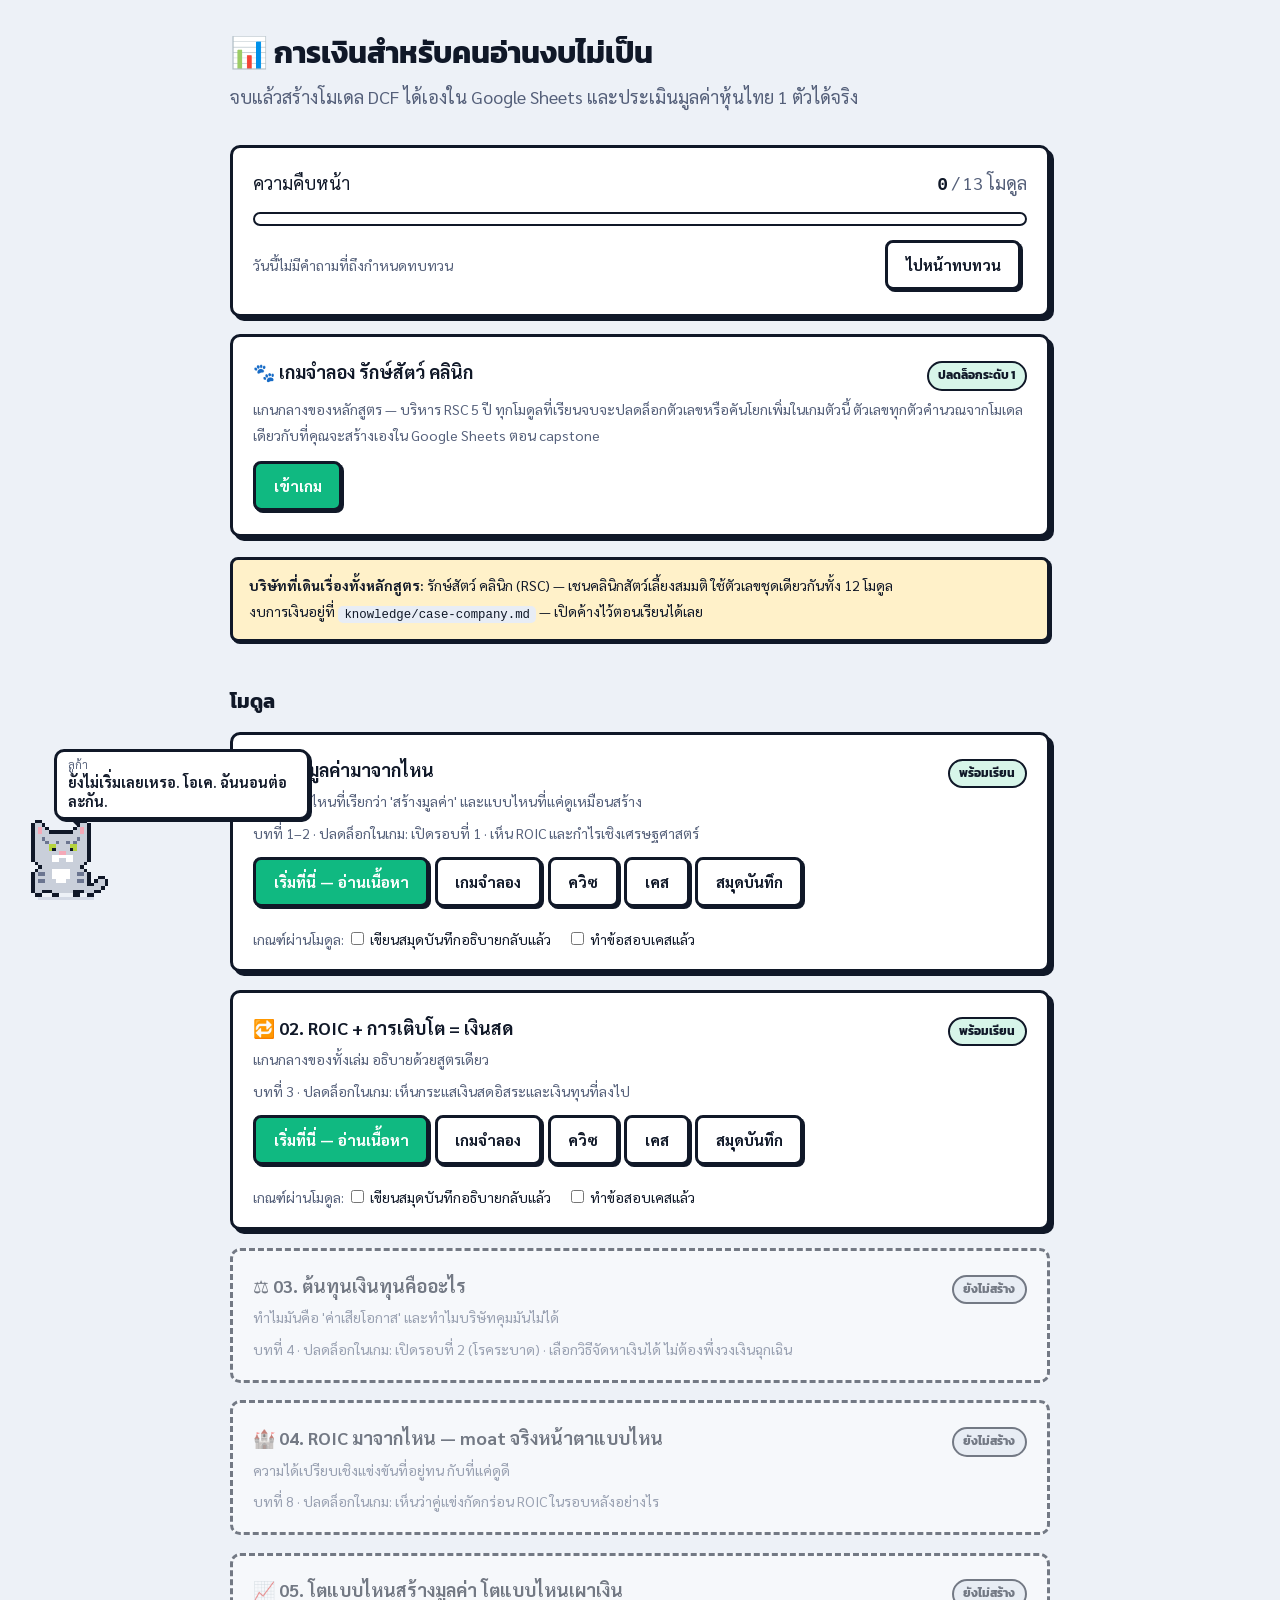
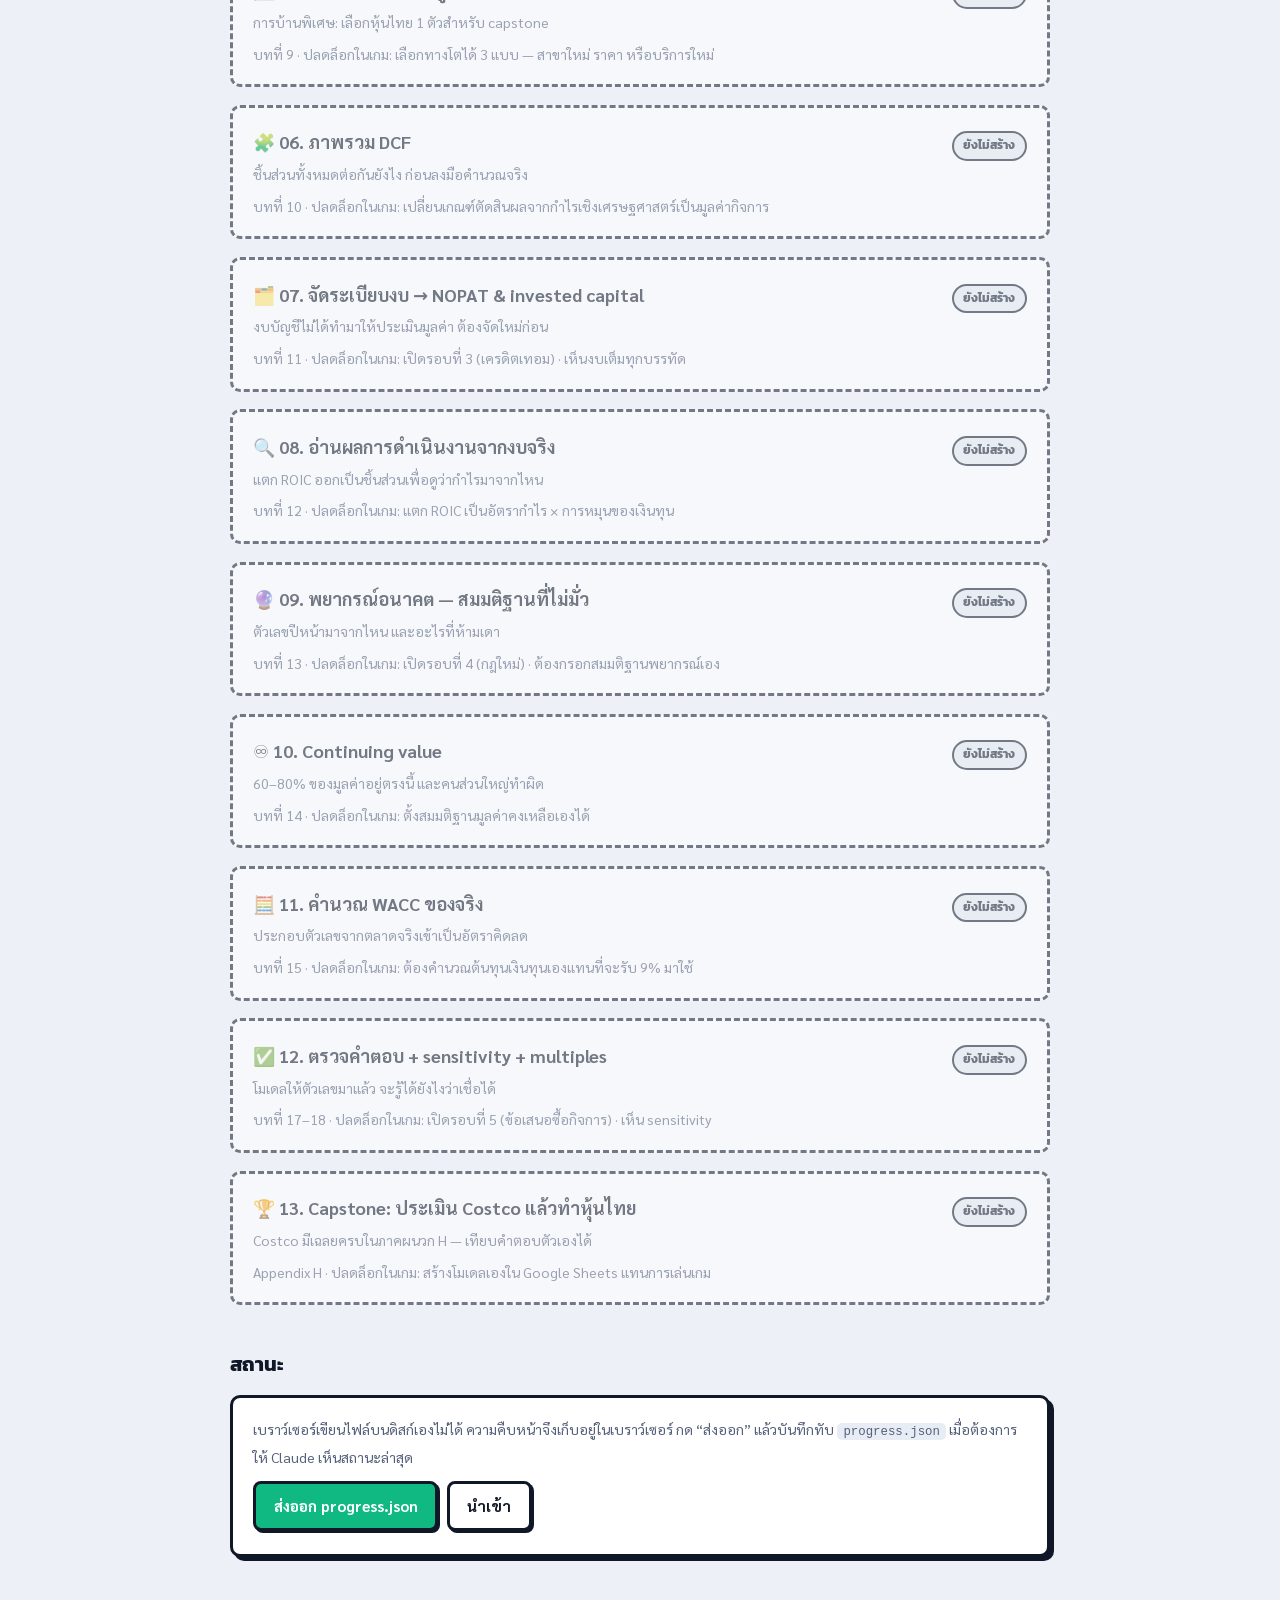
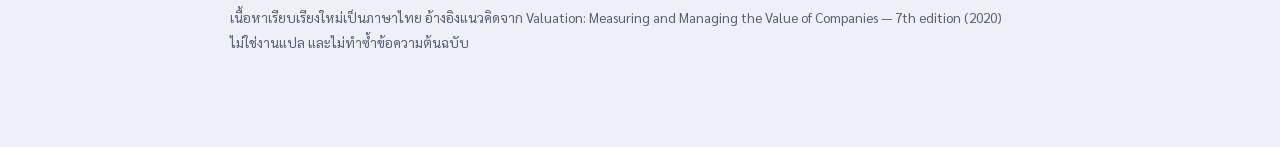
<file: index.html>
<!doctype html>
<html lang="th">
<head>
<meta charset="utf-8">
<meta name="viewport" content="width=device-width, initial-scale=1">
<title>Exponential Surge — หลักสูตรการเงิน</title>
<link rel="stylesheet" href="engine/style.css?v=3">
</head>
<body>
<div class="wrap">

  <h1 id="title"></h1>
  <p class="lede" id="goal"></p>

  <div class="card">
    <div class="row">
      <span>ความคืบหน้า</span>
      <span><span class="stat" id="doneCount">0</span> <span class="muted">/ <span id="totalCount">0</span> โมดูล</span></span>
    </div>
    <div class="meter" style="margin:.6rem 0 .9rem"><i id="bar" style="width:0%"></i></div>
    <div class="row">
      <span class="small muted" id="dueLine"></span>
      <a href="review.html"><button>ไปหน้าทบทวน</button></a>
    </div>
  </div>

  <div class="card">
    <div class="row">
      <strong>🐾 เกมจำลอง รักษ์สัตว์ คลินิก</strong>
      <span class="tag" id="simLevel"></span>
    </div>
    <div class="small muted" style="margin:.35rem 0 .8rem">
      แกนกลางของหลักสูตร — บริหาร RSC 5 ปี ทุกโมดูลที่เรียนจบจะปลดล็อกตัวเลขหรือคันโยกเพิ่มในเกมตัวนี้
      ตัวเลขทุกตัวคำนวณจากโมเดลเดียวกับที่คุณจะสร้างเองใน Google Sheets ตอน capstone
    </div>
    <button class="primary" onclick="location.href=CURRICULUM.sim.file">เข้าเกม</button>
  </div>

  <div class="note small">
    <strong>บริษัทที่เดินเรื่องทั้งหลักสูตร:</strong> <span id="caseCo"></span><br>
    งบการเงินอยู่ที่ <code>knowledge/case-company.md</code> — เปิดค้างไว้ตอนเรียนได้เลย
  </div>

  <h2>โมดูล</h2>
  <div id="modules"></div>

  <h2>สถานะ</h2>
  <div class="card small">
    <p class="muted" style="margin-bottom:.7rem">
      เบราว์เซอร์เขียนไฟล์บนดิสก์เองไม่ได้ ความคืบหน้าจึงเก็บอยู่ในเบราว์เซอร์
      กด “ส่งออก” แล้วบันทึกทับ <code>progress.json</code> เมื่อต้องการให้ Claude เห็นสถานะล่าสุด
    </p>
    <button class="primary" onclick="exportProgress()">ส่งออก progress.json</button>
    <button onclick="document.getElementById('imp').click()">นำเข้า</button>
    <input type="file" id="imp" accept="application/json" hidden>
  </div>

  <footer>
    เนื้อหาเรียบเรียงใหม่เป็นภาษาไทย อ้างอิงแนวคิดจาก <span id="src"></span><br>
    ไม่ใช่งานแปล และไม่ทำซ้ำข้อความต้นฉบับ
  </footer>
</div>

<script src="data/curriculum.js"></script>
<script src="engine/srs.js"></script>
<script src="engine/mascot.js?v=3"></script>
<script>
document.getElementById("title").textContent  = "📊 " + CURRICULUM.title;
document.getElementById("goal").textContent   = CURRICULUM.goal;
document.getElementById("caseCo").textContent = CURRICULUM.caseCompany;
document.getElementById("src").textContent    =
  SOURCES["mckinsey-valuation-7e"].title + " — " + SOURCES["mckinsey-valuation-7e"].edition;

function draw() {
  const host = document.getElementById("modules");
  host.innerHTML = "";
  let done = 0;

  CURRICULUM.modules.forEach(m => {
    const st = moduleState(m.id);
    if (st.completed) done++;

    const card = document.createElement("div");
    card.className = "card" + (st.completed ? " done" : m.status === "planned" ? " locked" : "");

    const tag = st.completed ? `<span class="tag">จบแล้ว ${st.completed}</span>`
              : m.status === "planned" ? `<span class="tag plain">ยังไม่สร้าง</span>`
              : `<span class="tag">พร้อมเรียน</span>`;

    card.innerHTML = `
      <div class="row">
        <strong>${m.icon ? m.icon + " " : ""}${m.id}. ${m.title}</strong>
        ${tag}
      </div>
      <div class="small muted">${m.subtitle}</div>
      <div class="small muted" style="margin-top:.35rem">${m.sourceRef} · ปลดล็อกในเกม: ${m.simUnlock}</div>`;

    if (m.status === "ready") {
      const bar = document.createElement("div");
      bar.style.marginTop = ".7rem";

      const read = document.createElement("button");
      read.className = "primary";
      read.textContent = "เริ่มที่นี่ — อ่านเนื้อหา";
      read.onclick = () => location.href = `modules/${m.dir}/concept.html`;
      bar.appendChild(read);

      const game = document.createElement("button");
      game.textContent = "เกมจำลอง";
      game.onclick = () => location.href = `${CURRICULUM.sim.file}?unlock=${Number(m.id)}`;
      bar.appendChild(game);

      const quiz = document.createElement("button");
      quiz.textContent = "ควิซ";
      quiz.onclick = () => location.href = `modules/${m.dir}/quiz.html`;
      bar.appendChild(quiz);

      const kase = document.createElement("button");
      kase.textContent = "เคส";
      kase.onclick = () => location.href = `modules/${m.dir}/case.html`;
      bar.appendChild(kase);

      const notes = document.createElement("button");
      notes.textContent = "สมุดบันทึก";
      notes.onclick = () => location.href = `modules/${m.dir}/notes.html`;
      bar.appendChild(notes);

      card.appendChild(bar);

      const gate = document.createElement("div");
      gate.className = "small";
      gate.style.marginTop = ".8rem";
      gate.innerHTML = `<span class="muted">เกณฑ์ผ่านโมดูล:</span> `;

      [["notesDone", "เขียนสมุดบันทึกอธิบายกลับแล้ว"], ["caseDone", "ทำข้อสอบเคสแล้ว"]].forEach(([flag, label]) => {
        const cb = document.createElement("label");
        cb.style.marginRight = "1rem";
        const box = document.createElement("input");
        box.type = "checkbox";
        box.checked = !!st[flag];
        box.onchange = () => { setModuleFlag(m.id, flag, box.checked); draw(); };
        cb.appendChild(box);
        cb.appendChild(document.createTextNode(" " + label));
        gate.appendChild(cb);
      });
      card.appendChild(gate);
    }

    host.appendChild(card);
  });

  const total = CURRICULUM.modules.length;
  document.getElementById("doneCount").textContent  = done;
  document.getElementById("totalCount").textContent = total;
  document.getElementById("bar").style.width = (done / total * 100) + "%";

  const due = dueCards().length;
  document.getElementById("dueLine").textContent =
    due ? `มีคำถามถึงกำหนดทบทวน ${due} ข้อ` : "วันนี้ไม่มีคำถามที่ถึงกำหนดทบทวน";

  // ระดับปลดล็อก = เลขโมดูลสูงสุดที่ผ่านแล้ว ไม่ใช่จำนวนโมดูลที่ผ่าน (เผื่อเรียนข้ามลำดับ)
  const maxDone = CURRICULUM.modules
    .filter(m => moduleState(m.id).completed)
    .reduce((mx, m) => Math.max(mx, Number(m.id)), 0);
  document.getElementById("simLevel").textContent =
    maxDone ? `ปลดล็อกถึงโมดูล ${maxDone}` : "ปลดล็อกระดับ 1";

  // ลูก้าทักตามสถานะจริง — แปะใต้การ์ดความคืบหน้า
  mascotHome({ after: document.querySelector(".wrap > .card") });
}

document.getElementById("imp").onchange = e => {
  if (e.target.files[0]) importProgress(e.target.files[0], err => {
    if (err) alert("นำเข้าไม่สำเร็จ: " + err.message); else draw();
  });
};

draw();
</script>
</body>
</html>
</file>
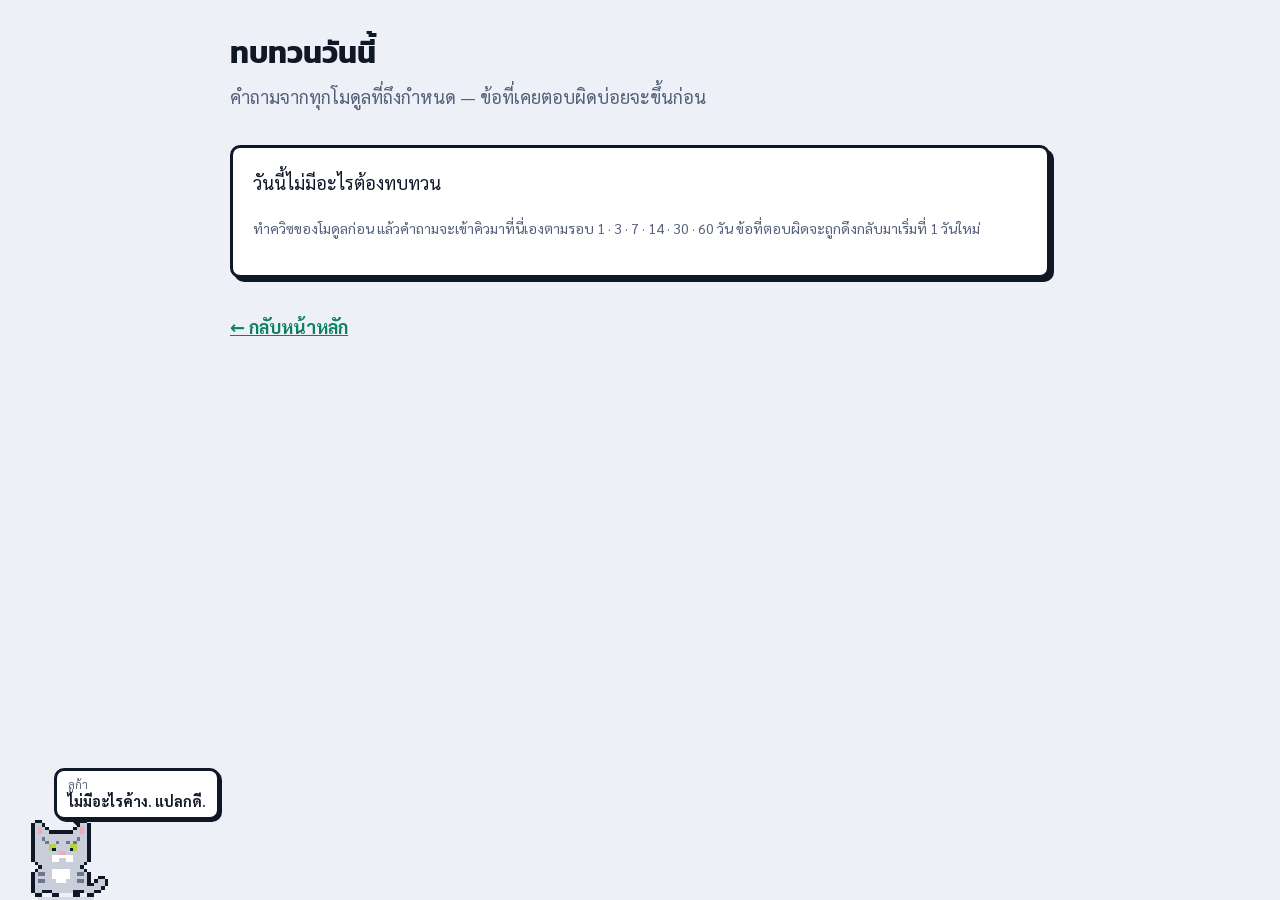
<file: review.html>
<!doctype html>
<html lang="th">
<head>
<meta charset="utf-8">
<meta name="viewport" content="width=device-width, initial-scale=1">
<title>ทบทวน — Exponential Surge</title>
<link rel="stylesheet" href="engine/style.css?v=3">
</head>
<body>
<div class="wrap">
  <h1>ทบทวนวันนี้</h1>
  <p class="lede">คำถามจากทุกโมดูลที่ถึงกำหนด — ข้อที่เคยตอบผิดบ่อยจะขึ้นก่อน</p>
  <div id="app"><p class="muted">กำลังโหลดคลังคำถาม…</p></div>
  <p style="margin-top:2rem"><a href="index.html">← กลับหน้าหลัก</a></p>
</div>

<script>window.QUIZ_BANK = {};</script>
<script src="data/curriculum.js"></script>
<script src="engine/srs.js"></script>
<script src="engine/quiz.js"></script>
<script src="engine/mascot.js?v=3"></script>
<script>
// โหลดคลังคำถามของทุกโมดูลที่สร้างเสร็จแล้ว
const ready = CURRICULUM.modules.filter(m => m.status === "ready");
let pending = ready.length;

if (!pending) start();
ready.forEach(m => {
  const s = document.createElement("script");
  s.src = `modules/${m.dir}/quiz-data.js`;
  s.onload = s.onerror = () => { if (--pending === 0) start(); };
  document.head.appendChild(s);
});

function start() {
  const app = document.getElementById("app");
  const due = dueCards();

  // จับคู่ id การ์ด (เช่น "01-q3") กลับไปหาตัวคำถาม
  // เก็บ id การ์ดเต็มไว้กับตัวคำถาม เพื่อไม่ให้ q1 ของคนละโมดูลชนกัน
  const questions = [];
  due.forEach(card => {
    const bank = QUIZ_BANK[card.id.slice(0, 2)] || [];
    const q = bank.find(x => x.id === card.id.slice(3));
    if (q) questions.push(Object.assign({}, q, { id: card.id }));
  });

  if (!questions.length) {
    app.innerHTML = `<div class="card">
        <p>วันนี้ไม่มีอะไรต้องทบทวน</p>
        <p class="small muted">ทำควิซของโมดูลก่อน แล้วคำถามจะเข้าคิวมาที่นี่เองตามรอบ 1 · 3 · 7 · 14 · 30 · 60 วัน
        ข้อที่ตอบผิดจะถูกดึงกลับมาเริ่มที่ 1 วันใหม่</p>
      </div>`;
    mascotReview(0, { after: app });
    return;
  }

  const head = document.createElement("p");
  head.className = "small muted";
  head.textContent = `ถึงกำหนด ${questions.length} ข้อ`;
  app.innerHTML = "";
  app.appendChild(head);

  mascotReview(questions.length, { after: app });

  const box = document.createElement("div");
  app.appendChild(box);
  renderQuiz(box, "", questions, { onFinish: (score, total) => mascotQuiz(score, total, { after: app }) });
}
</script>
</body>
</html>
</file>
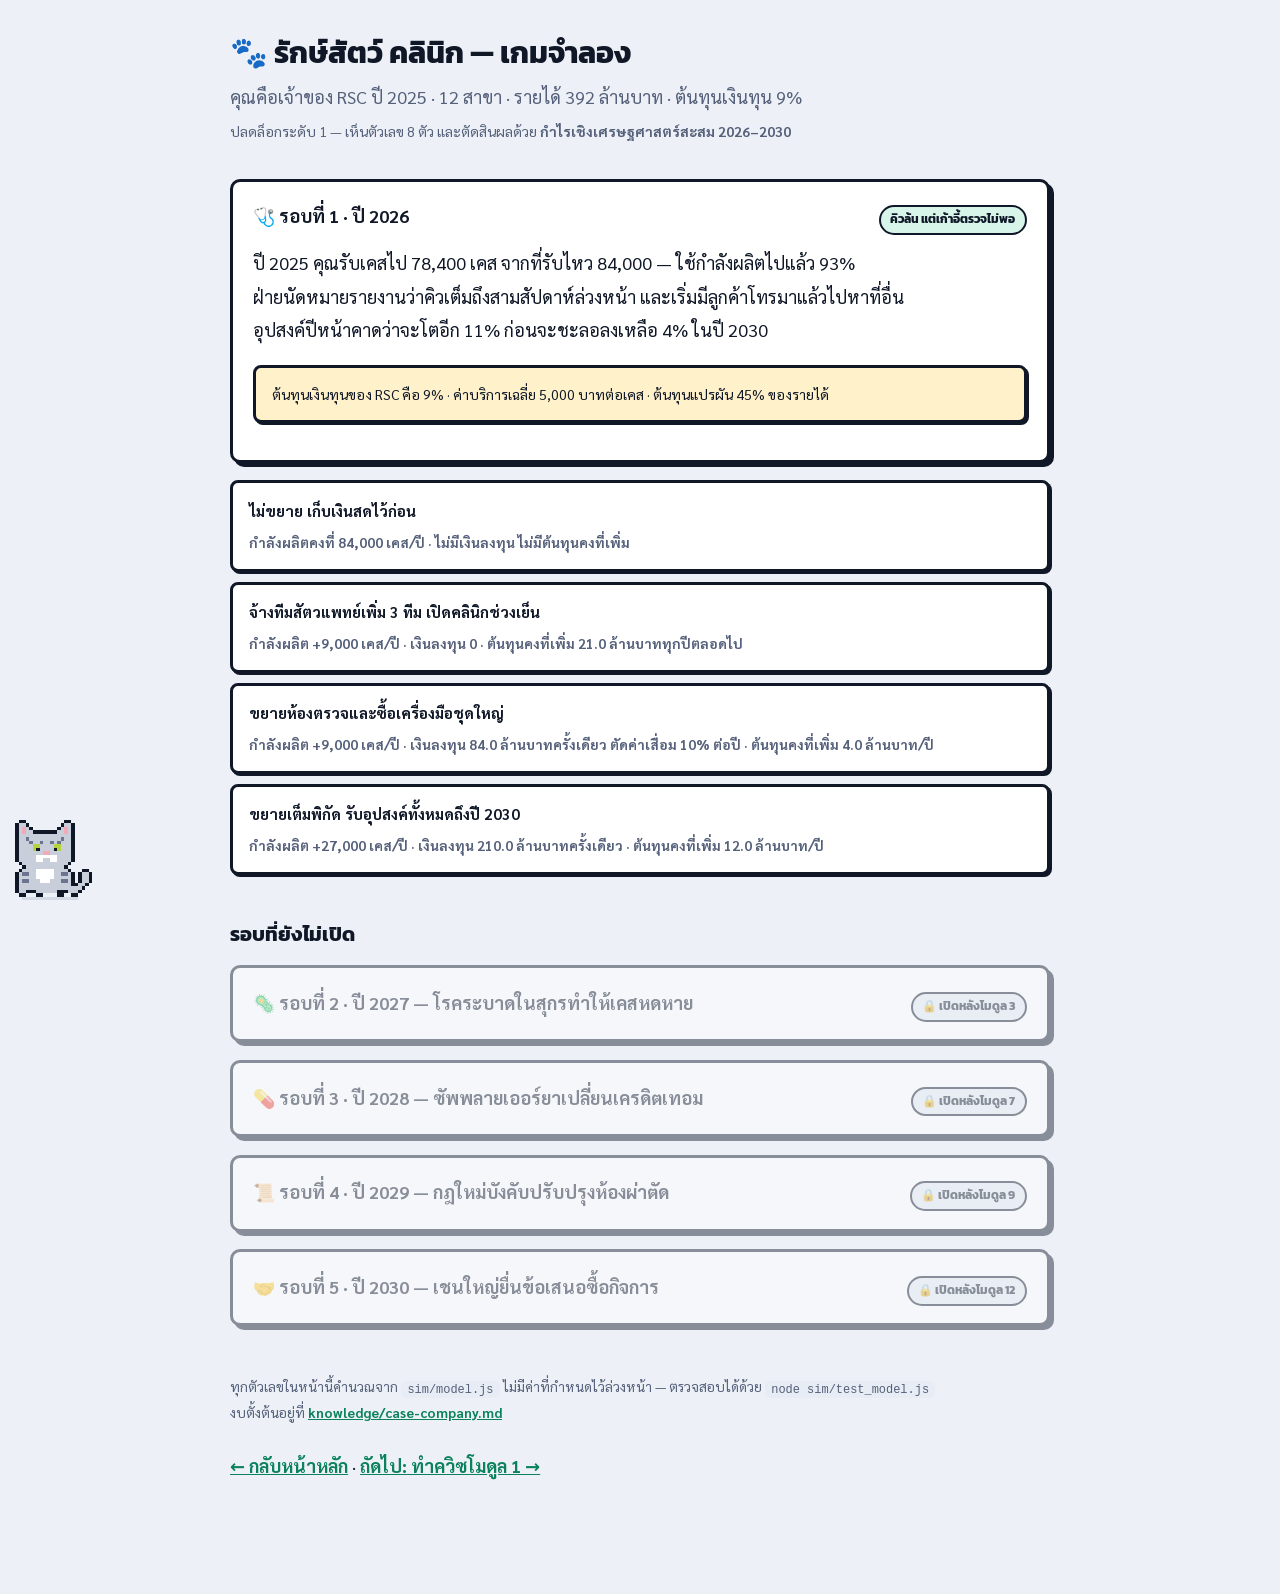
<file: sim/sim.html>
<!doctype html>
<html lang="th">
<head>
<meta charset="utf-8">
<meta name="viewport" content="width=device-width, initial-scale=1">
<title>เกมจำลอง — รักษ์สัตว์ คลินิก</title>
<link rel="stylesheet" href="../engine/style.css?v=3">
<style>
  .opt { display:block; width:100%; text-align:left; margin:0 0 .6rem; padding:.85rem 1rem; }
  .opt small { display:block; color:var(--muted); margin-top:.3rem; font-size:.86rem; }
  .scene { white-space:pre-line; }
  table.years td, table.years th { padding:.35rem .5rem; font-size:.9rem; }
  .locked-round { opacity:.45; }
</style>
</head>
<body>
<div class="wrap">

  <h1>🐾 รักษ์สัตว์ คลินิก — เกมจำลอง</h1>
  <p class="lede" id="lede"></p>

  <div id="app"></div>

  <h2>รอบที่ยังไม่เปิด</h2>
  <div id="locked"></div>

  <footer>
    ทุกตัวเลขในหน้านี้คำนวณจาก <code>sim/model.js</code> ไม่มีค่าที่กำหนดไว้ล่วงหน้า —
    ตรวจสอบได้ด้วย <code>node sim/test_model.js</code><br>
    งบตั้งต้นอยู่ที่ <a href="../knowledge/case-company.md">knowledge/case-company.md</a>
  </footer>

  <p style="margin-top:1.5rem"><a href="../index.html">← กลับหน้าหลัก</a><span id="nextStep"></span></p>
</div>

<script src="model.js"></script>
<script src="rounds.js"></script>
<script src="../engine/srs.js"></script>
<script src="unlock.js"></script>
<script src="../data/curriculum.js"></script>
<script src="../engine/mascot.js?v=3"></script>
<script>
const LEVEL = unlockLevel();

// เส้นทางเดียวจบ: เล่นเกมเสร็จแล้วไปควิซของโมดูลที่กำลังเรียนต่อได้เลย
const NEXT_MOD = CURRICULUM.modules.find(m => Number(m.id) === LEVEL && m.status === "ready");
if (NEXT_MOD) document.getElementById("nextStep").innerHTML =
  ` · <strong><a href="../modules/${NEXT_MOD.dir}/quiz.html">ถัดไป: ทำควิซโมดูล ${Number(NEXT_MOD.id)} →</a></strong>`;
const SHOW  = visibleMetrics(LEVEL);
const SCORE = scoreFor(LEVEL);
const VAL_OPTS = { wacc: 0.09, terminalGrowth: 0.03, terminalROIC: 0.15, minCash: RSC_2025.minCash };
const YEARS = 5;

document.getElementById("lede").innerHTML =
  `คุณคือเจ้าของ RSC ปี 2025 · 12 สาขา · รายได้ 392 ล้านบาท · ต้นทุนเงินทุน 9%<br>
   <span class="small muted">ปลดล็อกระดับ ${LEVEL} — เห็นตัวเลข ${SHOW.length} ตัว
   และตัดสินผลด้วย<strong> ${SCORE.label}</strong></span>`;

const money = n => (Math.round(n * 10) / 10).toLocaleString("th-TH", { minimumFractionDigits: 1, maximumFractionDigits: 1 });

/* ตัวเลขนับขึ้นตอนโชว์ผล — ลูกเล่นเดียวที่เพิ่มนอกเหนือจาก pulse ตามระดับเว็บอ้างอิง */
function countUp(el, target) {
  const t0 = performance.now(), dur = 700;
  function tick(t) {
    const p = Math.min(1, (t - t0) / dur);
    const eased = 1 - Math.pow(1 - p, 3);
    el.textContent = money(target * eased);
    if (p < 1) requestAnimationFrame(tick);
  }
  requestAnimationFrame(tick);
}
const fmt = (m, v) => m.fmt === "pct" ? (v * 100).toFixed(1) + "%"
                    : m.fmt === "int" ? Math.round(v).toLocaleString("th-TH")
                    : money(v);

/** เดินโมเดล: ตัดสินใจรอบ 1 แล้วปีที่เหลือปล่อยตามเดิม */
function play(decision) {
  const path = runPath(RSC_2025, [decision].concat(new Array(YEARS - 1).fill({})));
  const value = valuePath(path.rows, VAL_OPTS);
  const cumulativeEP = path.rows.reduce((s, r) => s + r.economicProfit, 0);
  const totalInterest = path.rows.reduce((s, r) => s + r.interest, 0);
  const drew = path.rows.filter(r => r.emergencyDraw > 0);
  return { path, value, cumulativeEP, totalInterest, drew,
           score: SCORE.key === "cumulativeEP" ? cumulativeEP : value.enterpriseValue };
}

const app = document.getElementById("app");

function showRound() {
  const r = ROUNDS[0];
  app.innerHTML = `
    <div class="card">
      <div class="row"><strong>${r.icon || ""} รอบที่ ${r.id} · ปี ${r.year}</strong><span class="tag">${r.title}</span></div>
      <p class="scene" style="margin-top:.7rem">${r.scene}</p>
      <div class="note small">${r.note}</div>
    </div>`;

  r.options.forEach(o => {
    const b = document.createElement("button");
    b.className = "opt";
    b.innerHTML = `<strong>${o.label}</strong><small>${o.detail}</small>`;
    b.onclick = () => showResult(o);
    app.appendChild(b);
  });
}

function showResult(chosen) {
  const mine = play(chosen.decision);
  const base = play({});                       // เส้นเปรียบเทียบ: ไม่ทำอะไร คำนวณด้วยโมเดลตัวเดียวกัน
  const diff = mine.score - base.score;

  app.innerHTML = "";

  const head = document.createElement("div");
  head.className = "card";
  head.innerHTML = `
    <div class="row"><strong>${chosen.label}</strong><span class="tag plain">ปี ${ROUNDS[0].year}</span></div>
    <div class="small muted" style="margin:.3rem 0 .9rem">${chosen.detail}</div>
    <div class="row"><span>${SCORE.label}</span><span class="stat big">${money(mine.score)}</span></div>
    <div class="row"><span class="small muted">ถ้าไม่ขยายเลย</span><span class="stat muted">${money(base.score)}</span></div>
    <div class="row"><span class="small muted">ต่างกัน</span>
      <span class="stat" style="color:${diff >= 0 ? "var(--good)" : "var(--bad)"}">${diff >= 0 ? "+" : ""}${money(diff)} ล้านบาท</span></div>
    <div class="small muted" style="margin-top:.6rem">${SCORE.hint}</div>`;
  app.appendChild(head);
  countUp(head.querySelector(".stat.big"), mine.score);
  setTimeout(() => mascotSim(diff, mine.drew.length > 0, { after: head }), 750);   // รอให้ตัวเลขวิ่งจบก่อน

  if (mine.drew.length) {
    const warn = document.createElement("div");
    warn.className = "note";
    warn.innerHTML = `<strong><span class="pulse">🚨</span> เงินสดไม่พอ ระบบเบิกวงเงินฉุกเฉินให้อัตโนมัติ</strong><br>
      ปี ${mine.drew[0].year} เบิก ${money(mine.drew[0].emergencyDraw)} ล้านบาท ที่ดอกเบี้ย
      ${(RSC_2025.debtRate * 100).toFixed(0)}% ต่อปี · ดอกเบี้ยจ่ายรวมตลอด 5 ปี
      <strong>${money(mine.totalInterest)} ล้านบาท</strong><br>
      <span class="small">การตัดสินใจที่กำไรดีก็ทำให้เจ๊งได้ ถ้าเงินสดในมือไม่พอจ่ายระหว่างทาง</span>`;
    app.appendChild(warn);
  }

  // ตารางรายปี แสดงเฉพาะตัวเลขที่ปลดล็อกแล้ว
  const t = document.createElement("table");
  t.className = "years";
  t.innerHTML = `<thead><tr><th>รายการ</th>${mine.path.rows.map(r => `<th>${r.year}</th>`).join("")}</tr></thead>`;
  const tb = document.createElement("tbody");
  SHOW.forEach(m => {
    const tr = document.createElement("tr");
    tr.innerHTML = `<td>${m.label}</td>` +
      mine.path.rows.map(r => `<td class="num">${fmt(m, r[m.key])}</td>`).join("");
    tb.appendChild(tr);
  });
  t.appendChild(tb);
  app.appendChild(t);

  const why = document.createElement("div");
  why.className = "explain";
  why.innerHTML = `<strong>สิ่งที่ทางเลือกนี้สอน:</strong> ${chosen.teaches}`;
  app.appendChild(why);

  const compare = document.createElement("button");
  compare.className = "primary";
  compare.textContent = "เทียบกับทางเลือกอื่นทั้งหมด";
  compare.onclick = () => showCompare(chosen);
  app.appendChild(compare);

  const again = document.createElement("button");
  again.textContent = "เล่นรอบนี้ใหม่";
  again.onclick = showRound;
  app.appendChild(again);
}

function showCompare(chosen) {
  const rows = ROUNDS[0].options.map(o => {
    const p = play(o.decision);
    return { o, p };
  }).sort((a, b) => b.p.score - a.p.score);

  const t = document.createElement("table");
  t.innerHTML = `<thead><tr><th>ทางเลือก</th><th>${SCORE.label}</th><th>เงินสดต่ำสุด</th><th>ดอกเบี้ยรวม</th></tr></thead>`;
  const tb = document.createElement("tbody");
  rows.forEach(({ o, p }) => {
    const minCash = Math.min.apply(null, p.path.rows.map(r => r.cash));
    const tr = document.createElement("tr");
    tr.innerHTML =
      `<td>${o.id === chosen.id ? "<strong>" + o.label + " ← ที่คุณเลือก</strong>" : o.label}</td>
       <td class="num">${money(p.score)}</td>
       <td class="num">${money(minCash)}</td>
       <td class="num">${p.totalInterest > 0 ? money(p.totalInterest) : "—"}</td>`;
    tb.appendChild(tr);
  });
  t.appendChild(tb);

  const box = document.createElement("div");
  box.innerHTML = "<h2>เทียบทุกทางเลือก</h2>";
  box.appendChild(t);
  box.insertAdjacentHTML("beforeend", `
    <div class="note small">
      <strong>อ่านตารางนี้ให้ออก:</strong> ทางที่ได้คะแนนสูงสุดคือทางที่เงินสดตึงที่สุด
      นั่นไม่ใช่ความบังเอิญ — การลงทุนที่ ROIC สูงกว่าต้นทุนเงินทุนย่อมสร้างมูลค่า
      แต่มันกินเงินสดวันนี้เพื่อแลกกำไรวันหน้า และตัวเลขนี้ตั้งอยู่บนสมมติฐานว่าอนาคตเป็นไปตามคาด
      รอบที่ 2 คือปีที่อนาคตไม่เป็นไปตามคาด
    </div>`);

  // เกณฑ์ปัจจุบันกับเกณฑ์มูลค่าอาจจัดอันดับไม่ตรงกัน — ถ้าไม่ตรง ต้องบอก ไม่ใช่ปล่อยให้เข้าใจผิด
  const byEP = rows.slice().sort((a, b) => b.p.cumulativeEP - a.p.cumulativeEP)[0];
  const byEV = rows.slice().sort((a, b) => b.p.value.enterpriseValue - a.p.value.enterpriseValue)[0];
  if (SCORE.key === "cumulativeEP" && byEP.o.id !== byEV.o.id) {
    const worstByEP = rows.slice().sort((a, b) => a.p.cumulativeEP - b.p.cumulativeEP)[0];
    box.insertAdjacentHTML("beforeend", `
      <div class="explain bad">
        <strong>จุดบอดของเกณฑ์ที่คุณกำลังใช้อยู่</strong><br>
        เกณฑ์นี้นับกำไรเชิงเศรษฐศาสตร์แค่ถึงปี 2030 แล้วหยุด
        “${worstByEP.o.label}” จึงได้อันดับท้ายสุด เพราะมันจ่ายเงินก้อนใหญ่วันนี้
        เพื่อกำลังผลิตที่ยังใช้ไม่เต็มในช่วง 5 ปีแรก<br><br>
        แต่กำลังผลิตนั้นไม่ได้หายไปในปี 2031 — มันทำเงินต่อไปอีกหลายสิบปี
        <strong>ด้วยเกณฑ์ที่มองเห็นมูลค่าหลังปี 2030 อันดับหนึ่งจะกลายเป็น
        “${byEV.o.label}” แทน</strong><br><br>
        นี่คือโรคระยะสั้นในรูปแบบตัวเลข — ไม่ใช่เพราะคุณคิดผิด แต่เพราะเครื่องมือวัดมองไม่ไกลพอ
        โมดูล 6 จะให้เครื่องมือที่มองเห็น แล้วกลับมาเล่นรอบนี้ใหม่
      </div>`);
  }

  app.appendChild(box);
  box.scrollIntoView({ behavior: "smooth" });
}

// รอบที่ยังไม่เปิด
document.getElementById("locked").innerHTML = ROUND_PLACEHOLDERS.map(r => `
  <div class="card locked-round">
    <div class="row"><strong>${r.icon || ""} รอบที่ ${r.id} · ปี ${r.year} — ${r.title}</strong>
      <span class="tag plain">🔒 เปิดหลัง${r.unlockedBy}</span></div>
  </div>`).join("");

showRound();
</script>
</body>
</html>
</file>
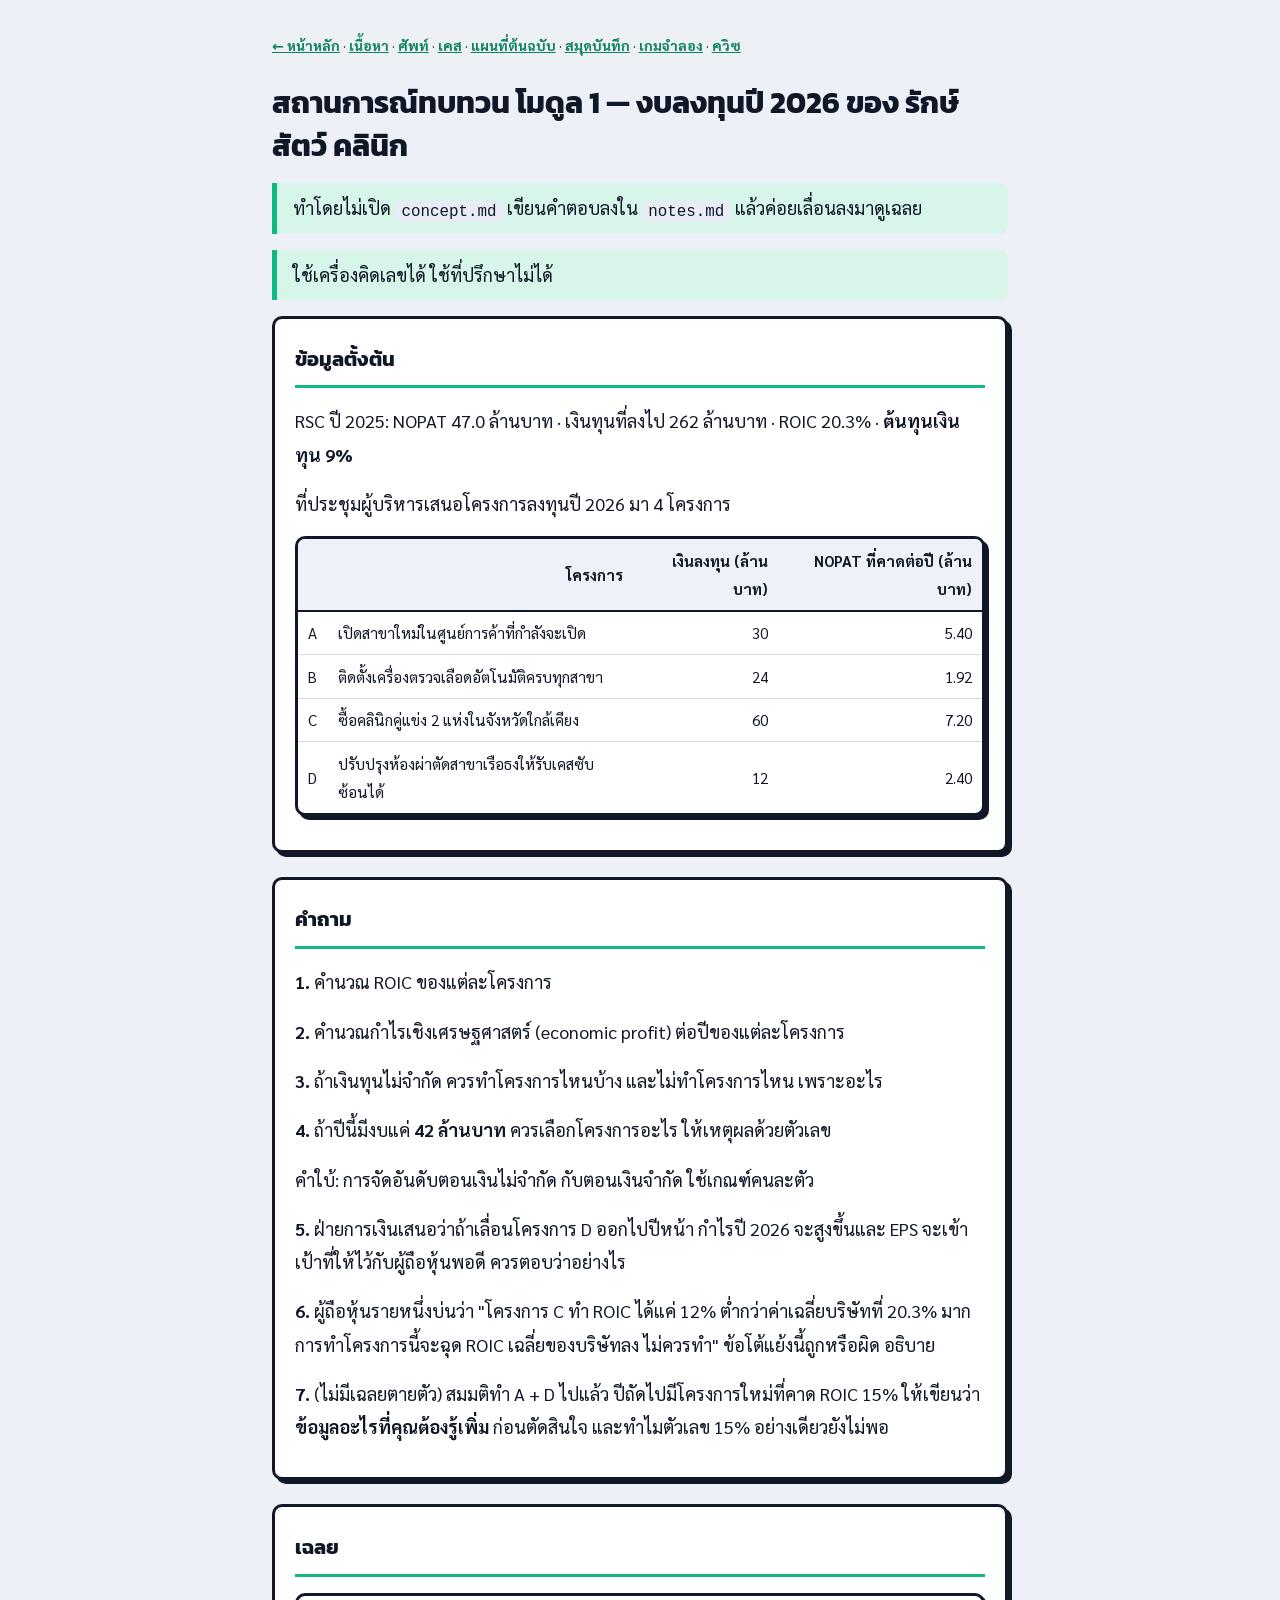
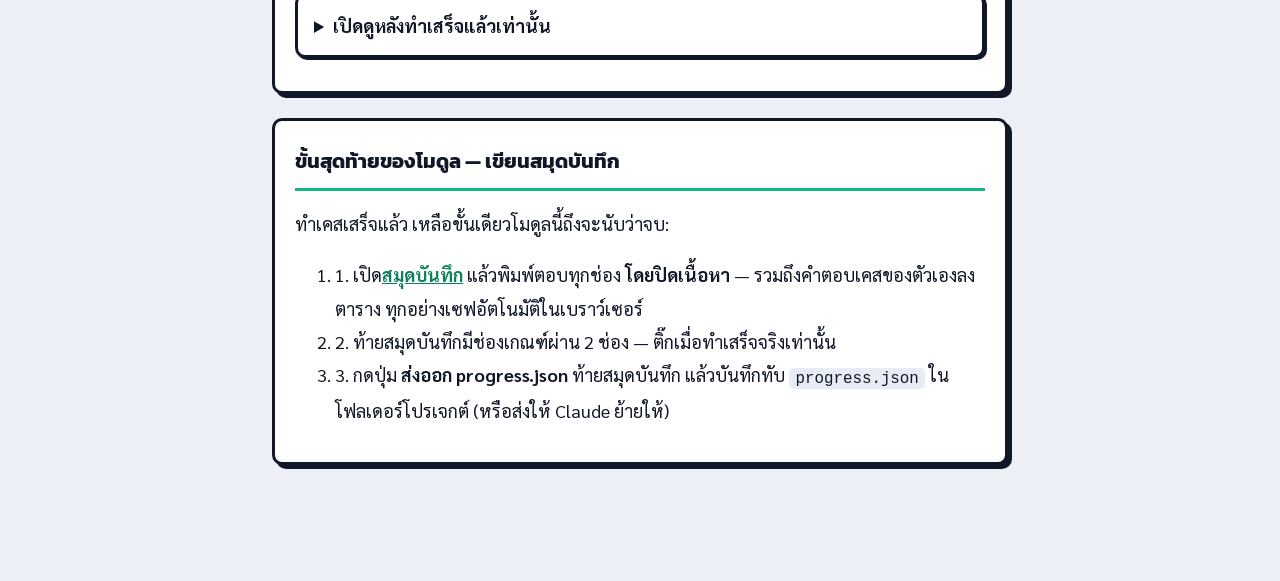
<file: modules/01-where-value-comes-from/case.html>
<!doctype html>
<html lang="th">
<head>
<meta charset="utf-8">
<meta name="viewport" content="width=device-width, initial-scale=1">
<title>สถานการณ์ทบทวน โมดูล 1 — งบลงทุนปี 2026 ของ รักษ์สัตว์ คลินิก</title>
<link rel="stylesheet" href="../../engine/style.css">
<style>
  /* หน้าอ่านยาว: คอลัมน์แคบกว่าหน้าอื่นเพื่อไม่ให้บรรทัดยาวเกินสายตา */
  .wrap { max-width: 46rem; }
  section.card { margin: 0 0 1.5rem; }
  section.card > h2 { margin: .2rem 0 1rem; padding-bottom: .5rem; border-bottom: 3px solid var(--accent); }
  details { border:3px solid var(--ink); border-radius:10px; box-shadow:var(--shadow-sm); padding:.8rem 1rem; margin:1rem 0; background:var(--panel); }
  summary { cursor:pointer; font-weight:700; }
  blockquote { border-left:5px solid var(--accent); background:var(--accent-soft); border-radius:0 8px 8px 0; margin:1rem 0; padding:.5rem 1rem; }
  blockquote.warn { border-left-color:#d97706; background:var(--warn-soft); }
  blockquote.pin  { border-left-color:var(--muted); background:#eef1f6; }
  hr { border:none; border-top:3px solid var(--ink); margin:2rem 0; }
</style>
</head>
<body>
<div class="wrap">
<nav class="small" style="margin-bottom:1.5rem">
  <a href="../../index.html">← หน้าหลัก</a> · <a href="concept.html">เนื้อหา</a> · <a href="glossary.html">ศัพท์</a> · <a href="case.html">เคส</a> · <a href="source-map.html">แผนที่ต้นฉบับ</a> · <a href="notes.html">สมุดบันทึก</a> · <a href="../../sim/sim.html">เกมจำลอง</a> · <a href="quiz.html">ควิซ</a>
</nav>
<h1>สถานการณ์ทบทวน โมดูล 1 — งบลงทุนปี 2026 ของ รักษ์สัตว์ คลินิก</h1>
<blockquote>ทำโดยไม่เปิด <code>concept.md</code> เขียนคำตอบลงใน <code>notes.md</code> แล้วค่อยเลื่อนลงมาดูเฉลย</blockquote>
<blockquote>ใช้เครื่องคิดเลขได้ ใช้ที่ปรึกษาไม่ได้</blockquote>
<section class="card"><h2>ข้อมูลตั้งต้น</h2>
<p>RSC ปี 2025: NOPAT 47.0 ล้านบาท · เงินทุนที่ลงไป 262 ล้านบาท · ROIC 20.3% · <strong>ต้นทุนเงินทุน 9%</strong></p>
<p>ที่ประชุมผู้บริหารเสนอโครงการลงทุนปี 2026 มา 4 โครงการ</p>
<table><thead><tr><th></th><th>โครงการ</th><th>เงินลงทุน (ล้านบาท)</th><th>NOPAT ที่คาดต่อปี (ล้านบาท)</th></tr></thead><tbody><tr><td style="text-align:left">A</td><td style="text-align:left">เปิดสาขาใหม่ในศูนย์การค้าที่กำลังจะเปิด</td><td style="text-align:right">30</td><td style="text-align:right">5.40</td></tr><tr><td style="text-align:left">B</td><td style="text-align:left">ติดตั้งเครื่องตรวจเลือดอัตโนมัติครบทุกสาขา</td><td style="text-align:right">24</td><td style="text-align:right">1.92</td></tr><tr><td style="text-align:left">C</td><td style="text-align:left">ซื้อคลินิกคู่แข่ง 2 แห่งในจังหวัดใกล้เคียง</td><td style="text-align:right">60</td><td style="text-align:right">7.20</td></tr><tr><td style="text-align:left">D</td><td style="text-align:left">ปรับปรุงห้องผ่าตัดสาขาเรือธงให้รับเคสซับซ้อนได้</td><td style="text-align:right">12</td><td style="text-align:right">2.40</td></tr></tbody></table></section>
<section class="card"><h2>คำถาม</h2>
<p><strong>1.</strong> คำนวณ ROIC ของแต่ละโครงการ</p>
<p><strong>2.</strong> คำนวณกำไรเชิงเศรษฐศาสตร์ (economic profit) ต่อปีของแต่ละโครงการ</p>
<p><strong>3.</strong> ถ้าเงินทุนไม่จำกัด ควรทำโครงการไหนบ้าง และไม่ทำโครงการไหน เพราะอะไร</p>
<p><strong>4.</strong> ถ้าปีนี้มีงบแค่ <strong>42 ล้านบาท</strong> ควรเลือกโครงการอะไร ให้เหตุผลด้วยตัวเลข</p>
<p>คำใบ้: การจัดอันดับตอนเงินไม่จำกัด กับตอนเงินจำกัด ใช้เกณฑ์คนละตัว</p>
<p><strong>5.</strong> ฝ่ายการเงินเสนอว่าถ้าเลื่อนโครงการ D ออกไปปีหน้า กำไรปี 2026 จะสูงขึ้นและ EPS จะเข้าเป้าที่ให้ไว้กับผู้ถือหุ้นพอดี ควรตอบว่าอย่างไร</p>
<p><strong>6.</strong> ผู้ถือหุ้นรายหนึ่งบ่นว่า "โครงการ C ทำ ROIC ได้แค่ 12% ต่ำกว่าค่าเฉลี่ยบริษัทที่ 20.3% มาก การทำโครงการนี้จะฉุด ROIC เฉลี่ยของบริษัทลง ไม่ควรทำ" ข้อโต้แย้งนี้ถูกหรือผิด อธิบาย</p>
<p><strong>7.</strong> (ไม่มีเฉลยตายตัว) สมมติทำ A + D ไปแล้ว ปีถัดไปมีโครงการใหม่ที่คาด ROIC 15% ให้เขียนว่า <strong>ข้อมูลอะไรที่คุณต้องรู้เพิ่ม</strong> ก่อนตัดสินใจ และทำไมตัวเลข 15% อย่างเดียวยังไม่พอ</p></section>
<section class="card"><h2>เฉลย</h2>
<details>
<summary>เปิดดูหลังทำเสร็จแล้วเท่านั้น</summary>
<h3>ข้อ 1 — ROIC = NOPAT ÷ เงินลงทุน</h3>
<table><thead><tr><th></th><th>ROIC</th></tr></thead><tbody><tr><td style="text-align:left">A</td><td style="text-align:right">5.40 ÷ 30 = <strong>18.0%</strong></td></tr><tr><td style="text-align:left">B</td><td style="text-align:right">1.92 ÷ 24 = <strong>8.0%</strong></td></tr><tr><td style="text-align:left">C</td><td style="text-align:right">7.20 ÷ 60 = <strong>12.0%</strong></td></tr><tr><td style="text-align:left">D</td><td style="text-align:right">2.40 ÷ 12 = <strong>20.0%</strong></td></tr></tbody></table>
<h3>ข้อ 2 — กำไรเชิงเศรษฐศาสตร์ = (ROIC − 9%) × เงินลงทุน</h3>
<table><thead><tr><th></th><th>ส่วนต่าง</th><th>กำไรเชิงเศรษฐศาสตร์ต่อปี</th></tr></thead><tbody><tr><td style="text-align:left">A</td><td style="text-align:right">+9.0 จุด</td><td style="text-align:right">(0.09)(30) = <strong>+2.70 ล้านบาท</strong></td></tr><tr><td style="text-align:left">B</td><td style="text-align:right">−1.0 จุด</td><td style="text-align:right">(−0.01)(24) = <strong>−0.24 ล้านบาท</strong></td></tr><tr><td style="text-align:left">C</td><td style="text-align:right">+3.0 จุด</td><td style="text-align:right">(0.03)(60) = <strong>+1.80 ล้านบาท</strong></td></tr><tr><td style="text-align:left">D</td><td style="text-align:right">+11.0 จุด</td><td style="text-align:right">(0.11)(12) = <strong>+1.32 ล้านบาท</strong></td></tr></tbody></table>
<h3>ข้อ 3 — เงินทุนไม่จำกัด</h3>
<p>ทำ <strong>A, C, D</strong> ทั้งหมด รวมกำไรเชิงเศรษฐศาสตร์ +5.82 ล้านบาทต่อปี</p>
<p><strong>ไม่ทำ B</strong> เพราะ ROIC 8% ต่ำกว่าต้นทุนเงินทุน 9% — ทุกบาทที่ใส่ลงไปได้ผลตอบแทนต่ำกว่าค่าเสียโอกาส เป็นการทำลายมูลค่าแม้กำไรจะเป็นบวก</p>
<p>จุดสำคัญ: <strong>C ที่ ROIC แค่ 12% ก็ยังควรทำ</strong> เพราะเกณฑ์ตัดสินคือเทียบกับต้นทุนเงินทุน 9% ไม่ใช่เทียบกับค่าเฉลี่ยของบริษัทเอง</p>
<h3>ข้อ 4 — งบจำกัด 42 ล้านบาท</h3>
<p>ตอนเงินไม่จำกัด จัดอันดับด้วย <strong>กำไรเชิงเศรษฐศาสตร์รวม</strong></p>
<p>ตอนเงินจำกัด ต้องจัดอันดับด้วย <strong>กำไรเชิงเศรษฐศาสตร์ต่อเงินลงทุน 1 บาท</strong> (ซึ่งก็คือส่วนต่าง ROIC − 9% นั่นเอง)</p>
<table><thead><tr><th></th><th>ส่วนต่าง</th><th>อันดับตอนเงินจำกัด</th></tr></thead><tbody><tr><td style="text-align:left">D</td><td style="text-align:right">+11.0 จุด</td><td style="text-align:left">1</td></tr><tr><td style="text-align:left">A</td><td style="text-align:right">+9.0 จุด</td><td style="text-align:left">2</td></tr><tr><td style="text-align:left">C</td><td style="text-align:right">+3.0 จุด</td><td style="text-align:left">3</td></tr><tr><td style="text-align:left">B</td><td style="text-align:right">−1.0 จุด</td><td style="text-align:left">ไม่ทำ</td></tr></tbody></table>
<p>เลือก <strong>D (12) + A (30) = 42 ล้านบาทพอดี</strong> ได้กำไรเชิงเศรษฐศาสตร์ <strong>+4.02 ล้านบาทต่อปี</strong></p>
<p>เทียบทางเลือกอื่น: ถ้าเลือก C อย่างเดียวใช้ 60 ล้าน เกินงบ · ถ้าเลือก A + B = 54 ล้าน ก็เกินงบและยังพ่วงโครงการที่ติดลบมาด้วย</p>
<h3>ข้อ 5 — เลื่อน D เพื่อให้ EPS เข้าเป้า</h3>
<p>ตอบว่า <strong>ไม่ควร</strong> และเหตุผลต้องเป็นเชิงตัวเลข: D เป็นโครงการที่ให้ส่วนต่างสูงที่สุดในบรรดาทั้งหมด (+11 จุด) การเลื่อนออกไปคือการเลื่อนกำไรเชิงเศรษฐศาสตร์ 1.32 ล้านบาทต่อปีออกไป เพื่อแลกกับตัวเลขบัญชีปีเดียว</p>
<p>นี่คือรูปแบบเดียวกับที่หนังสือระบุว่า 80% ของ CFO ในผลสำรวจของ Duke ยอมทำ — ตัดการลงทุนที่สร้างมูลค่าเพื่อให้กำไรเข้าเป้าระยะสั้น</p>
<p>และถ้ามีใครแย้งว่า "แต่ EPS จะเข้าเป้า" คำตอบคือ ไม่มีหลักฐานเชิงประจักษ์ที่เชื่อม EPS ที่เพิ่มขึ้นกับมูลค่าที่ถูกสร้างขึ้นจริง</p>
<h3>ข้อ 6 — ข้อโต้แย้งของผู้ถือหุ้น</h3>
<p><strong>ผิด</strong> เป็นกับดัก "ไล่ให้อัตราส่วนสวยที่สุด" ตรงๆ</p>
<p>จริงที่ว่าการทำ C จะฉุด ROIC เฉลี่ยของบริษัทลง แต่มันเพิ่มกำไรเชิงเศรษฐศาสตร์ปีละ 1.80 ล้านบาท เจ้าของรวยขึ้นจริง</p>
<p>เป็นเหตุผลเดียวกับที่ไม่ควรปิดสาขาต่างจังหวัดที่ ROIC 12% — <strong>อัตราส่วนที่สวยขึ้นไม่ได้ทำให้ใครมีเงินเพิ่ม</strong></p>
<h3>ข้อ 7 — สิ่งที่ต้องรู้เพิ่มก่อนตัดสินใจโครงการ ROIC 15%</h3>
<p>ไม่มีคำตอบตายตัว แต่คำตอบที่ดีควรมีอย่างน้อย 3 ใน 5 ข้อนี้:</p>
<ol><li>1. <strong>ตัวเลข 15% ยั่งยืนแค่ไหน</strong> — ปีแรก 15% แล้วคู่แข่งเข้ามาจนเหลือ 8% ในปีที่ 3 หรือรักษาระดับได้ยาว (โมดูล 4)</li><li>2. <strong>ความเสี่ยงของโครงการเท่ากับธุรกิจเดิมหรือไม่</strong> — ถ้าเสี่ยงกว่า ต้นทุนเงินทุนที่ใช้เทียบต้องสูงกว่า 9% ไม่ใช่ 9% เท่าเดิม</li><li>3. <strong>ขนาดของเงินลงทุน</strong> — 15% บนเงิน 5 ล้าน กับบนเงิน 100 ล้าน ให้กำไรเชิงเศรษฐศาสตร์ต่างกัน 20 เท่า</li><li>4. <strong>มีทางเลือกอื่นที่ดีกว่าไหมในปีเดียวกัน</strong> — ค่าเสียโอกาสที่แท้จริงอาจไม่ใช่ 9% แต่เป็นโครงการที่ดีที่สุดที่ต้องสละไป</li><li>5. <strong>15% มาจากอะไร</strong> — มาจากราคาที่ตั้งได้สูงกว่า มาจากการใช้สินทรัพย์คุ้มกว่า หรือมาจากสมมติฐานที่มองโลกในแง่ดีเกินไป</li></ol>
</details></section>
<section class="card"><h2>ขั้นสุดท้ายของโมดูล — เขียนสมุดบันทึก</h2>
<p>ทำเคสเสร็จแล้ว เหลือขั้นเดียวโมดูลนี้ถึงจะนับว่าจบ:</p>
<ol><li>1. เปิด<a href="notes.html">สมุดบันทึก</a> แล้วพิมพ์ตอบทุกช่อง <strong>โดยปิดเนื้อหา</strong> — รวมถึงคำตอบเคสของตัวเองลงตาราง ทุกอย่างเซฟอัตโนมัติในเบราว์เซอร์</li><li>2. ท้ายสมุดบันทึกมีช่องเกณฑ์ผ่าน 2 ช่อง — ติ๊กเมื่อทำเสร็จจริงเท่านั้น</li><li>3. กดปุ่ม <strong>ส่งออก progress.json</strong> ท้ายสมุดบันทึก แล้วบันทึกทับ <code>progress.json</code> ในโฟลเดอร์โปรเจกต์ (หรือส่งให้ Claude ย้ายให้)</li></ol></section>
</div>
</body>
</html>
</file>
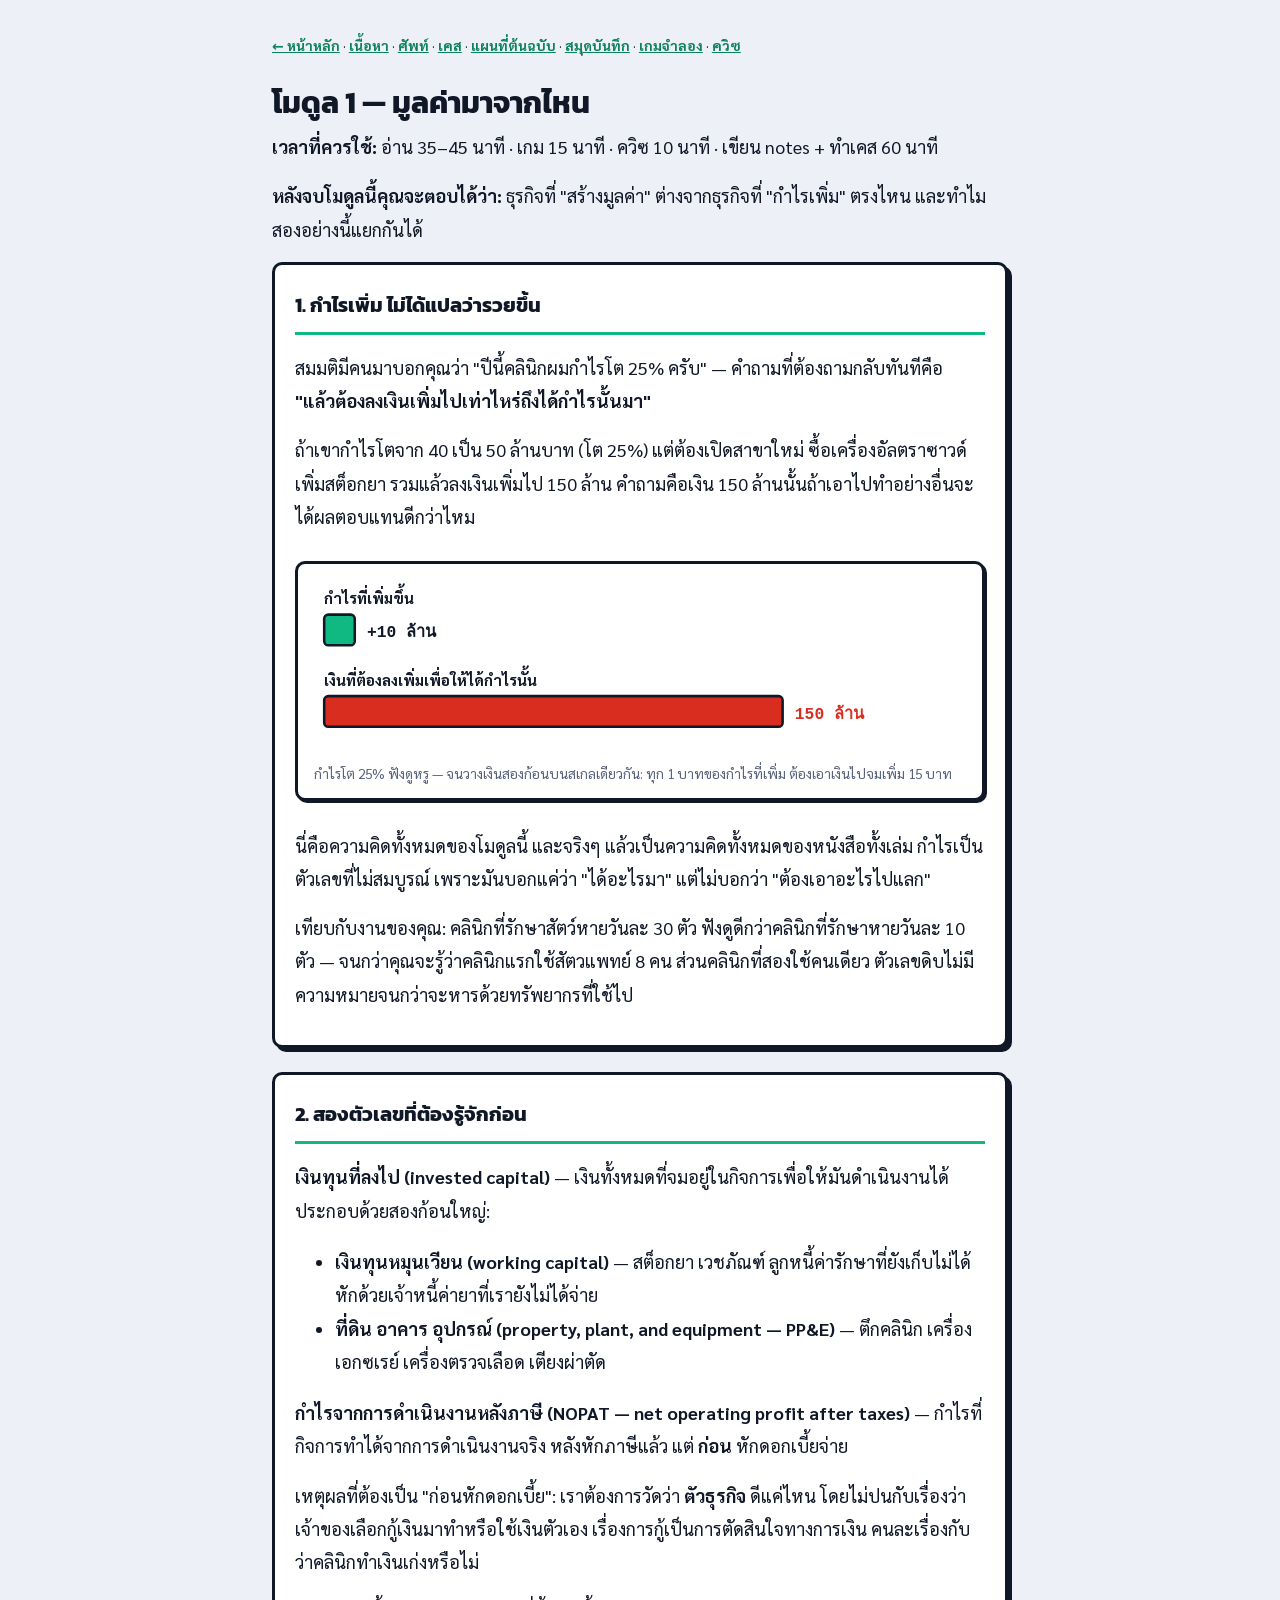
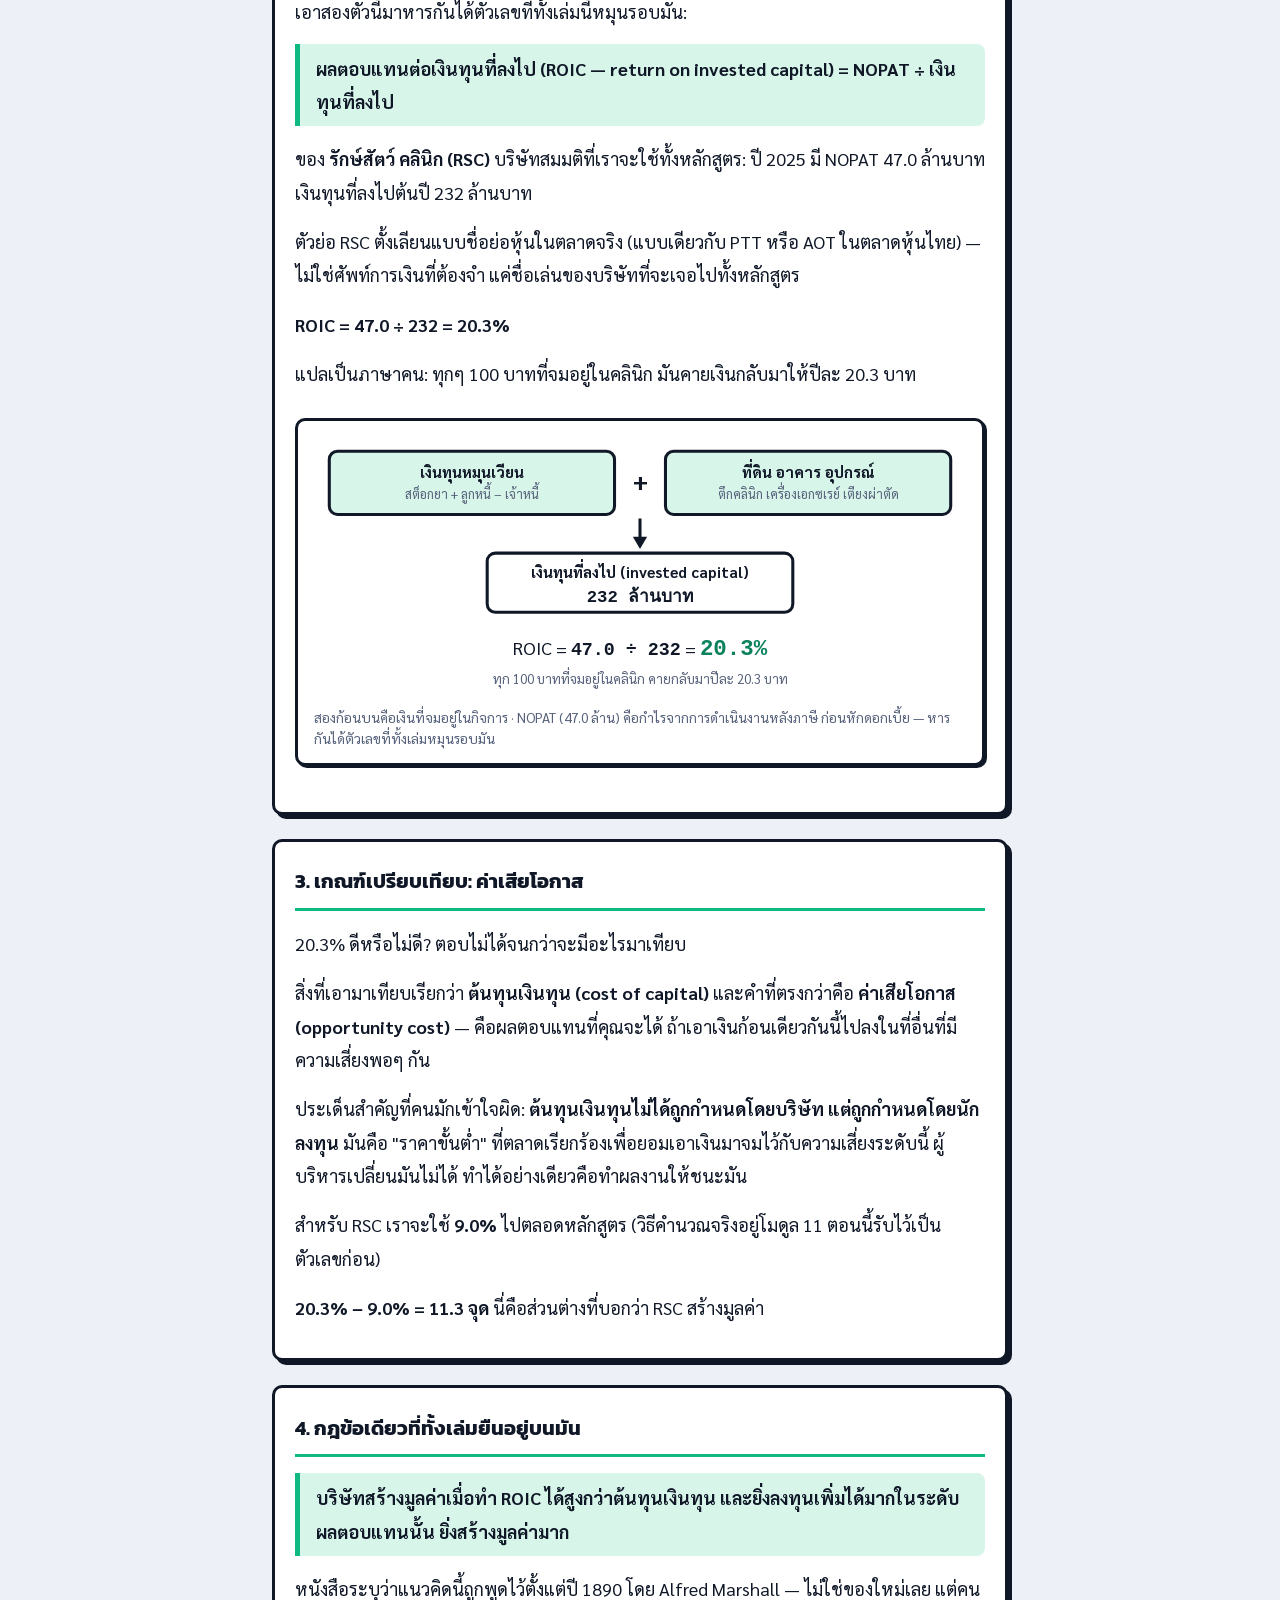
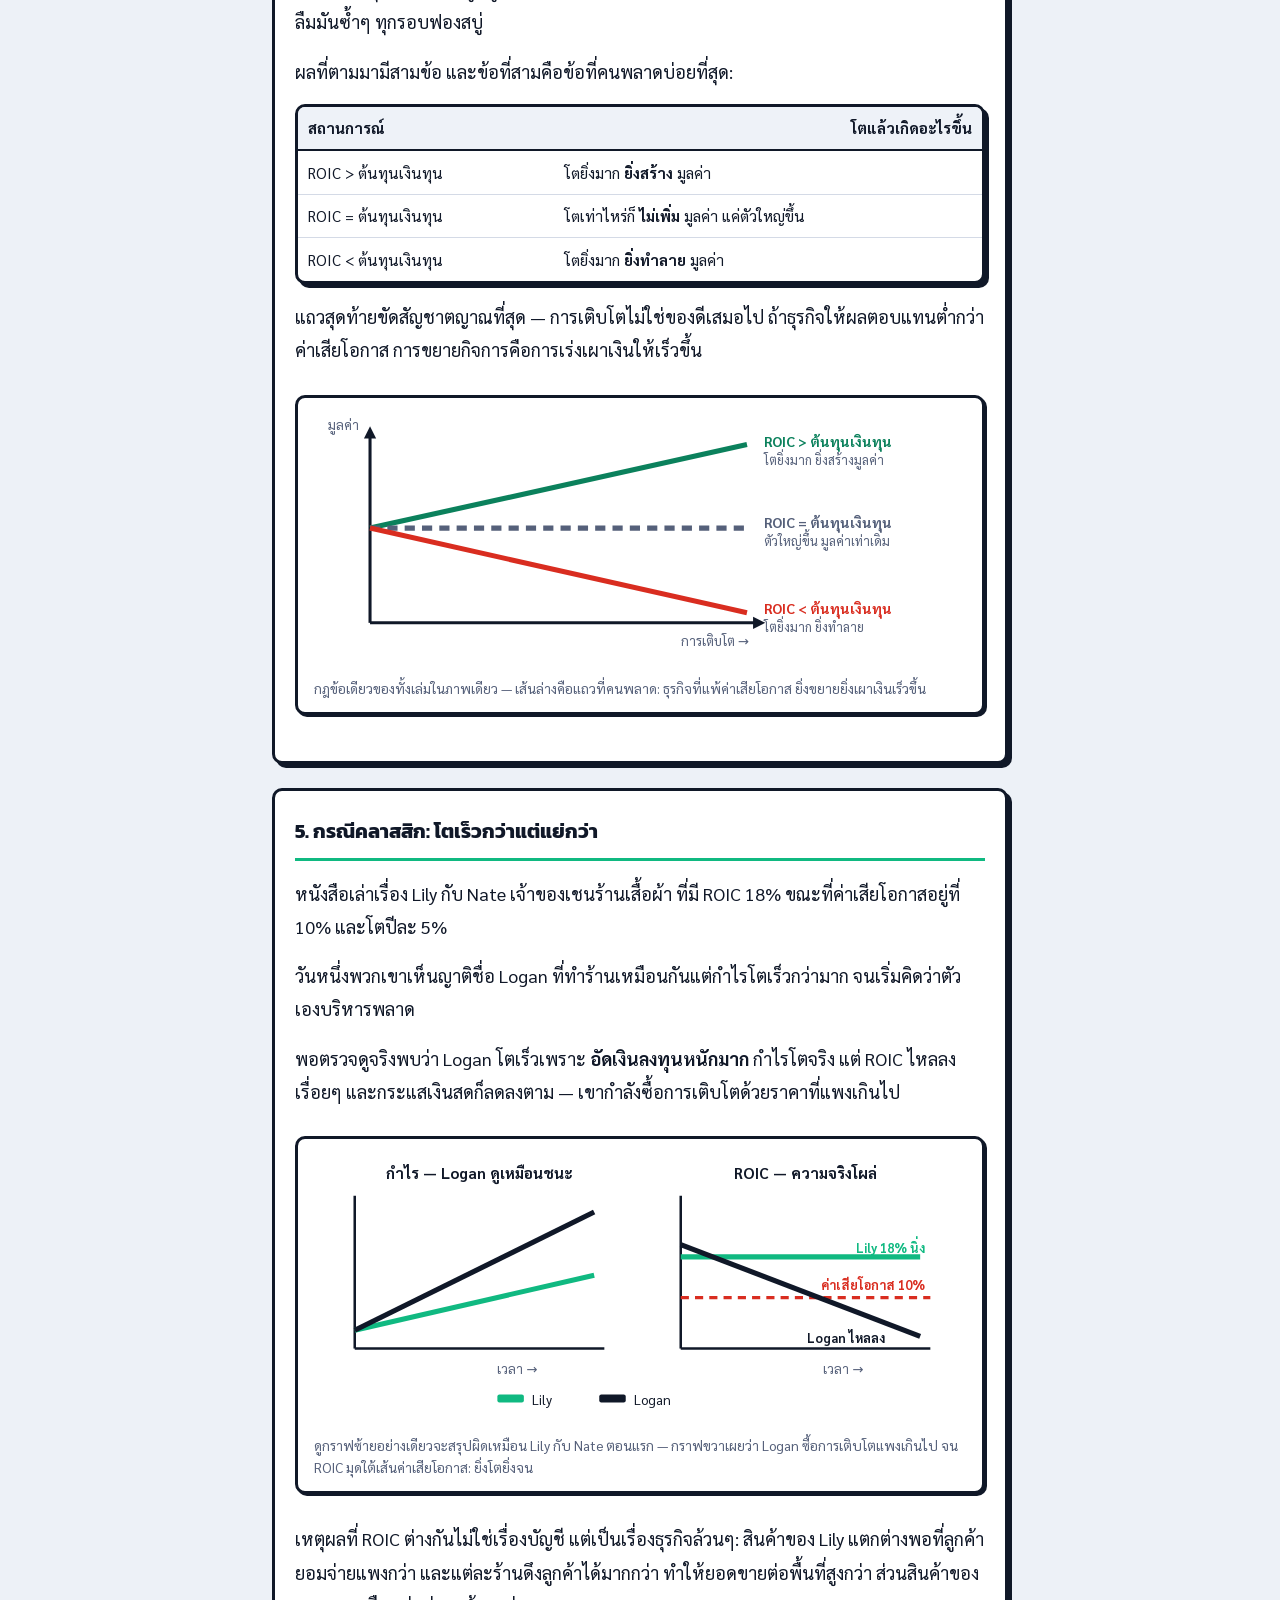
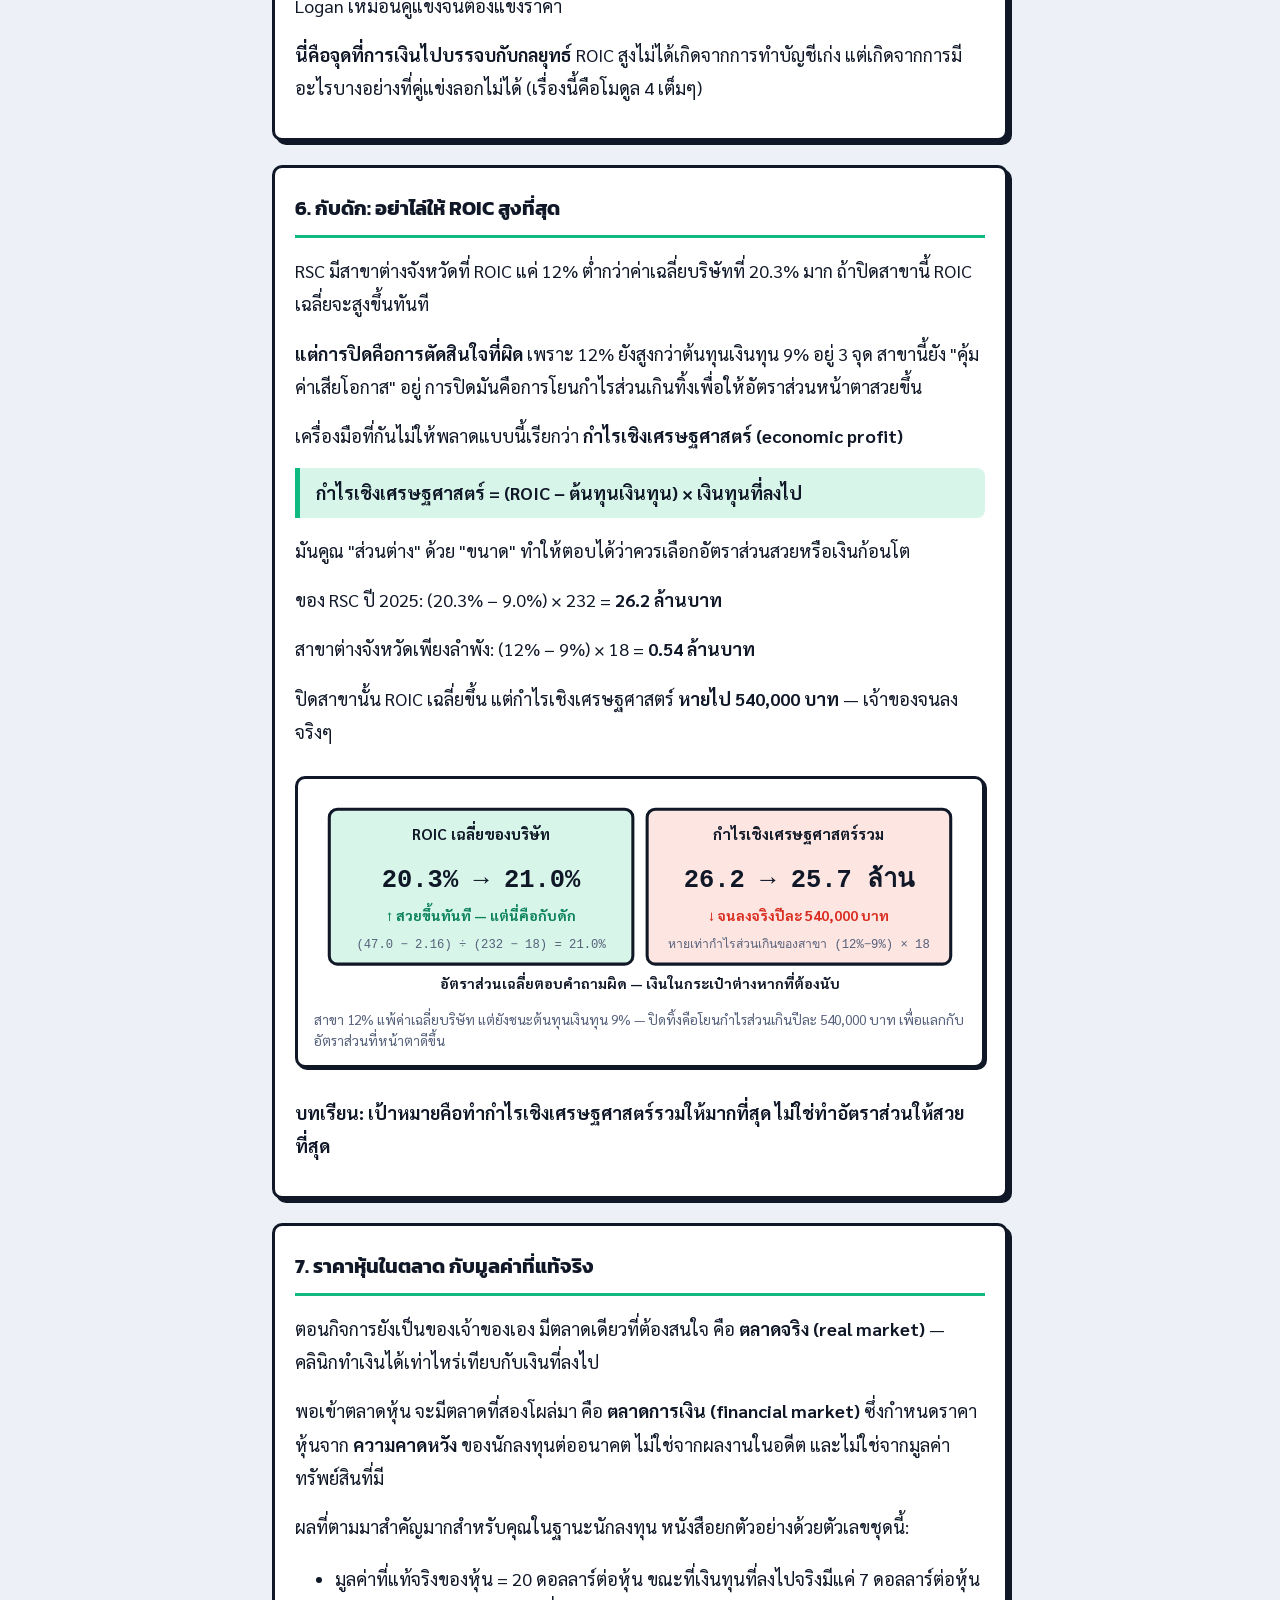
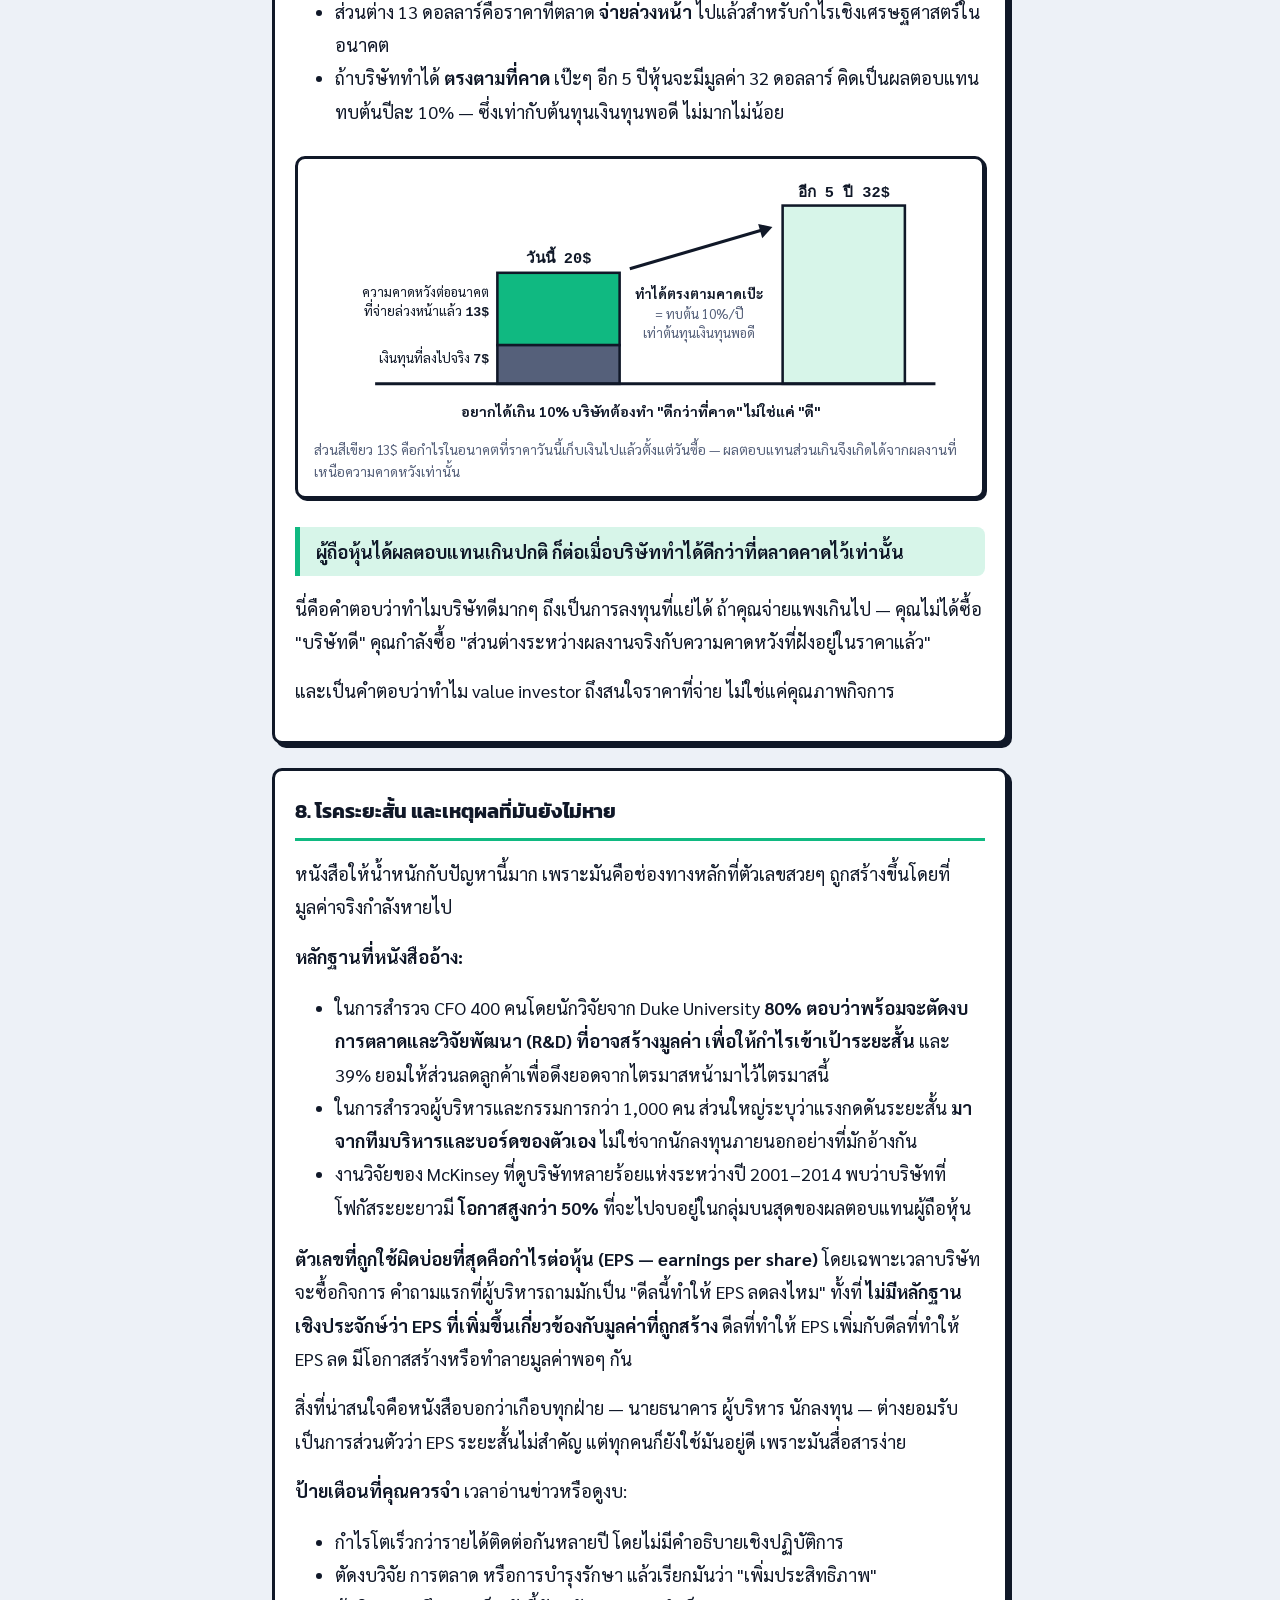
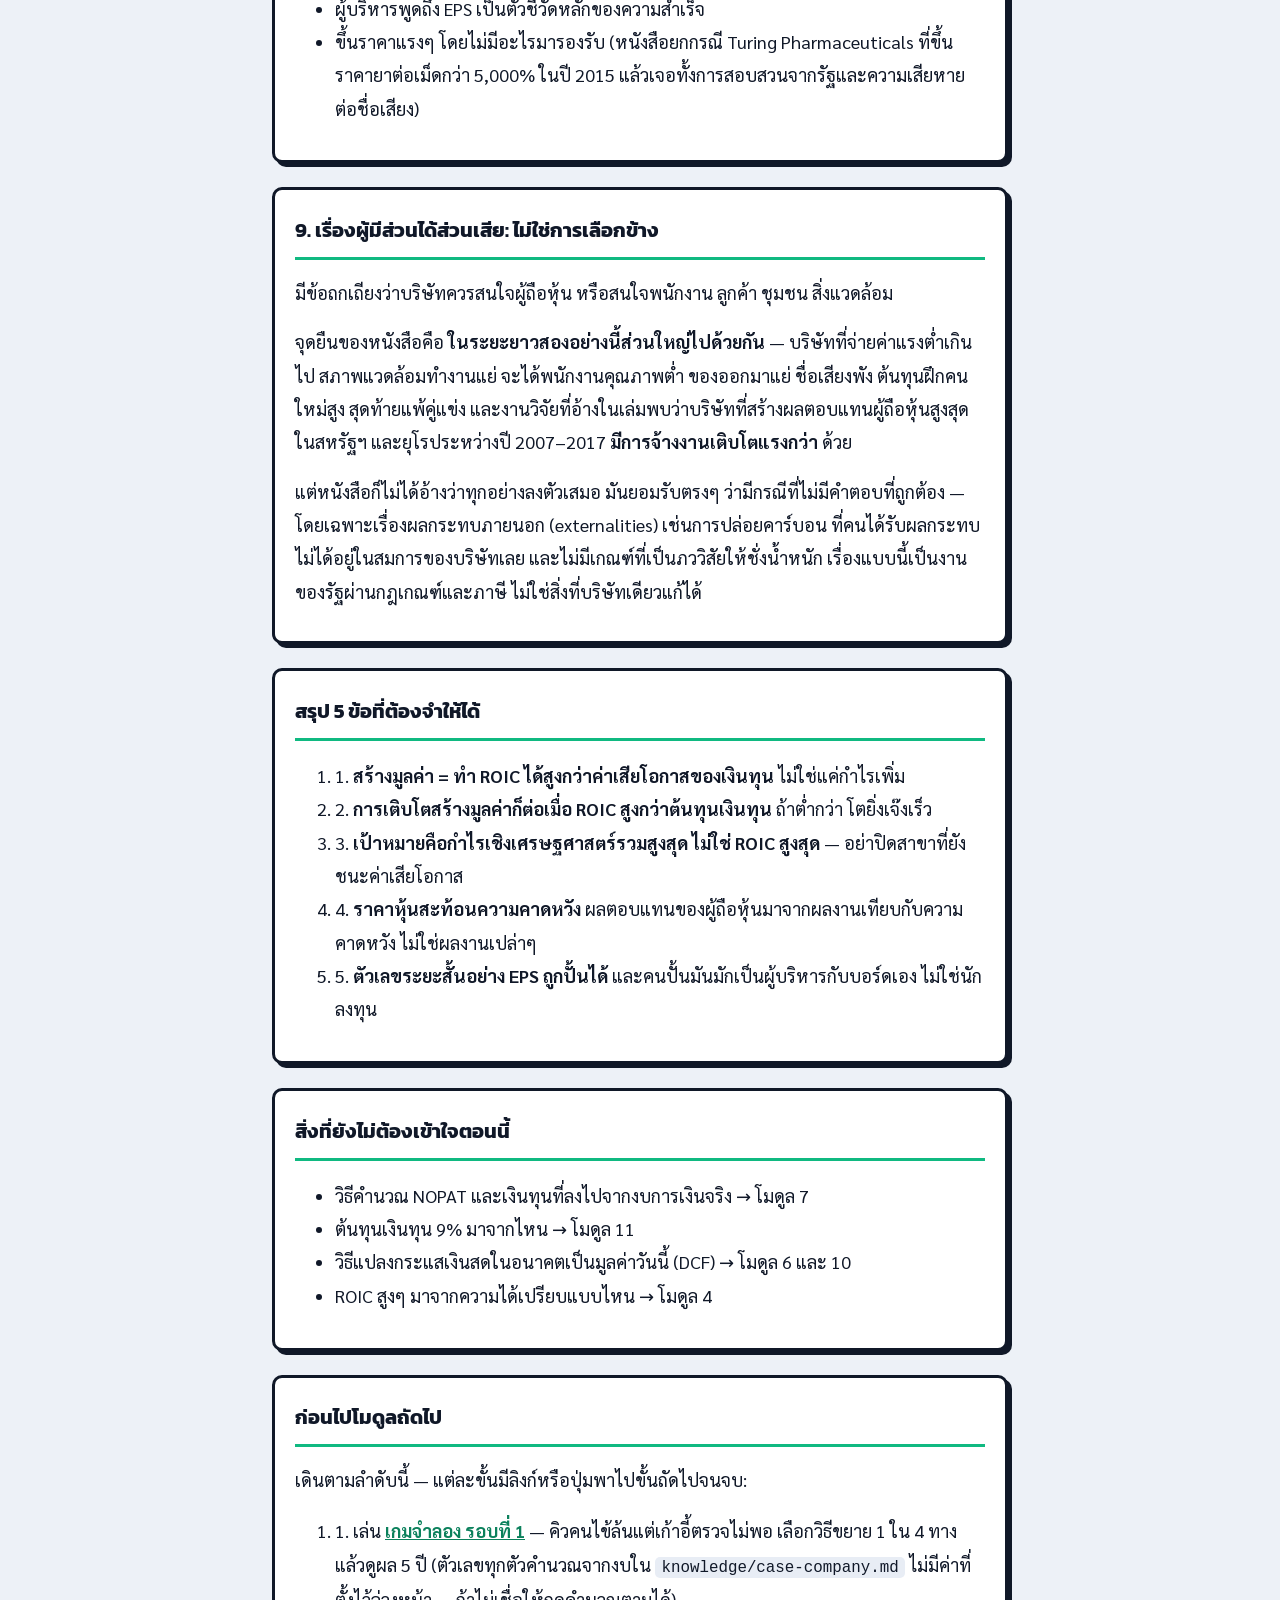
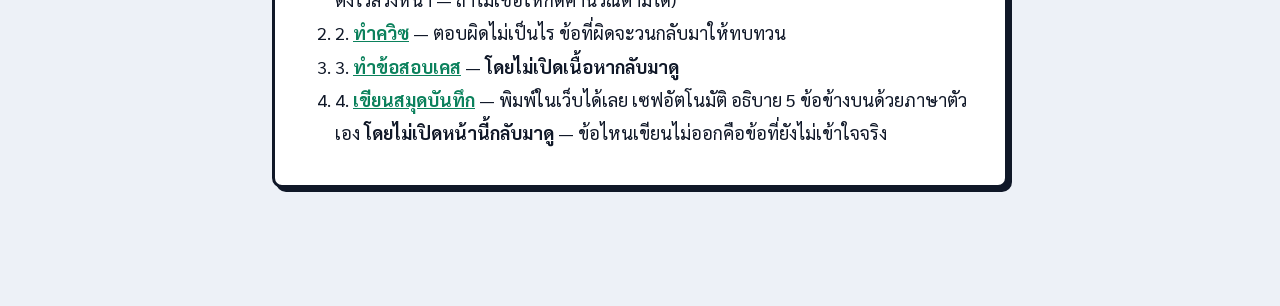
<file: modules/01-where-value-comes-from/concept.html>
<!doctype html>
<html lang="th">
<head>
<meta charset="utf-8">
<meta name="viewport" content="width=device-width, initial-scale=1">
<title>โมดูล 1 — มูลค่ามาจากไหน</title>
<link rel="stylesheet" href="../../engine/style.css">
<style>
  /* หน้าอ่านยาว: คอลัมน์แคบกว่าหน้าอื่นเพื่อไม่ให้บรรทัดยาวเกินสายตา */
  .wrap { max-width: 46rem; }
  section.card { margin: 0 0 1.5rem; }
  section.card > h2 { margin: .2rem 0 1rem; padding-bottom: .5rem; border-bottom: 3px solid var(--accent); }
  details { border:3px solid var(--ink); border-radius:10px; box-shadow:var(--shadow-sm); padding:.8rem 1rem; margin:1rem 0; background:var(--panel); }
  summary { cursor:pointer; font-weight:700; }
  blockquote { border-left:5px solid var(--accent); background:var(--accent-soft); border-radius:0 8px 8px 0; margin:1rem 0; padding:.5rem 1rem; }
  blockquote.warn { border-left-color:#d97706; background:var(--warn-soft); }
  blockquote.pin  { border-left-color:var(--muted); background:#eef1f6; }
  hr { border:none; border-top:3px solid var(--ink); margin:2rem 0; }
</style>
</head>
<body>
<div class="wrap">
<nav class="small" style="margin-bottom:1.5rem">
  <a href="../../index.html">← หน้าหลัก</a> · <a href="concept.html">เนื้อหา</a> · <a href="glossary.html">ศัพท์</a> · <a href="case.html">เคส</a> · <a href="source-map.html">แผนที่ต้นฉบับ</a> · <a href="notes.html">สมุดบันทึก</a> · <a href="../../sim/sim.html">เกมจำลอง</a> · <a href="quiz.html">ควิซ</a>
</nav>
<h1>โมดูล 1 — มูลค่ามาจากไหน</h1>
<p><strong>เวลาที่ควรใช้:</strong> อ่าน 35–45 นาที · เกม 15 นาที · ควิซ 10 นาที · เขียน notes + ทำเคส 60 นาที</p>
<p><strong>หลังจบโมดูลนี้คุณจะตอบได้ว่า:</strong> ธุรกิจที่ "สร้างมูลค่า" ต่างจากธุรกิจที่ "กำไรเพิ่ม" ตรงไหน และทำไมสองอย่างนี้แยกกันได้</p>
<section class="card"><h2>1. กำไรเพิ่ม ไม่ได้แปลว่ารวยขึ้น</h2>
<p>สมมติมีคนมาบอกคุณว่า "ปีนี้คลินิกผมกำไรโต 25% ครับ" — คำถามที่ต้องถามกลับทันทีคือ <strong>"แล้วต้องลงเงินเพิ่มไปเท่าไหร่ถึงได้กำไรนั้นมา"</strong></p>
<p>ถ้าเขากำไรโตจาก 40 เป็น 50 ล้านบาท (โต 25%) แต่ต้องเปิดสาขาใหม่ ซื้อเครื่องอัลตราซาวด์ เพิ่มสต็อกยา รวมแล้วลงเงินเพิ่มไป 150 ล้าน คำถามคือเงิน 150 ล้านนั้นถ้าเอาไปทำอย่างอื่นจะได้ผลตอบแทนดีกว่าไหม</p>
<figure class="fig">
<svg viewBox="0 0 640 170" role="img" aria-label="เทียบกำไรที่เพิ่มขึ้น 10 ล้านบาท กับเงินที่ต้องลงเพิ่ม 150 ล้านบาท">
  <text x="10" y="24" font-size="15" font-weight="700" fill="var(--ink)">กำไรที่เพิ่มขึ้น</text>
  <rect x="10" y="34" width="30" height="30" rx="4" fill="var(--accent)" stroke="var(--ink)" stroke-width="2.5"/>
  <text x="52" y="56" font-size="16" font-weight="700" fill="var(--ink)" class="num">+10 ล้าน</text>
  <text x="10" y="104" font-size="15" font-weight="700" fill="var(--ink)">เงินที่ต้องลงเพิ่มเพื่อให้ได้กำไรนั้น</text>
  <rect x="10" y="114" width="450" height="30" rx="4" fill="var(--bad)" stroke="var(--ink)" stroke-width="2.5"/>
  <text x="472" y="136" font-size="16" font-weight="700" fill="var(--bad)" class="num">150 ล้าน</text>
</svg>
<figcaption>กำไรโต 25% ฟังดูหรู — จนวางเงินสองก้อนบนสเกลเดียวกัน: ทุก 1 บาทของกำไรที่เพิ่ม ต้องเอาเงินไปจมเพิ่ม 15 บาท</figcaption>
</figure>
<p>นี่คือความคิดทั้งหมดของโมดูลนี้ และจริงๆ แล้วเป็นความคิดทั้งหมดของหนังสือทั้งเล่ม กำไรเป็นตัวเลขที่ไม่สมบูรณ์ เพราะมันบอกแค่ว่า "ได้อะไรมา" แต่ไม่บอกว่า "ต้องเอาอะไรไปแลก"</p>
<p>เทียบกับงานของคุณ: คลินิกที่รักษาสัตว์หายวันละ 30 ตัว ฟังดูดีกว่าคลินิกที่รักษาหายวันละ 10 ตัว — จนกว่าคุณจะรู้ว่าคลินิกแรกใช้สัตวแพทย์ 8 คน ส่วนคลินิกที่สองใช้คนเดียว ตัวเลขดิบไม่มีความหมายจนกว่าจะหารด้วยทรัพยากรที่ใช้ไป</p>
</section>
<section class="card"><h2>2. สองตัวเลขที่ต้องรู้จักก่อน</h2>
<p><strong>เงินทุนที่ลงไป (invested capital)</strong> — เงินทั้งหมดที่จมอยู่ในกิจการเพื่อให้มันดำเนินงานได้ ประกอบด้วยสองก้อนใหญ่:</p>
<ul><li><strong>เงินทุนหมุนเวียน (working capital)</strong> — สต็อกยา เวชภัณฑ์ ลูกหนี้ค่ารักษาที่ยังเก็บไม่ได้ หักด้วยเจ้าหนี้ค่ายาที่เรายังไม่ได้จ่าย</li><li><strong>ที่ดิน อาคาร อุปกรณ์ (property, plant, and equipment — PP&amp;E)</strong> — ตึกคลินิก เครื่องเอกซเรย์ เครื่องตรวจเลือด เตียงผ่าตัด</li></ul>
<p><strong>กำไรจากการดำเนินงานหลังภาษี (NOPAT — net operating profit after taxes)</strong> — กำไรที่กิจการทำได้จากการดำเนินงานจริง หลังหักภาษีแล้ว แต่ <strong>ก่อน</strong> หักดอกเบี้ยจ่าย</p>
<p>เหตุผลที่ต้องเป็น "ก่อนหักดอกเบี้ย": เราต้องการวัดว่า <strong>ตัวธุรกิจ</strong> ดีแค่ไหน โดยไม่ปนกับเรื่องว่าเจ้าของเลือกกู้เงินมาทำหรือใช้เงินตัวเอง เรื่องการกู้เป็นการตัดสินใจทางการเงิน คนละเรื่องกับว่าคลินิกทำเงินเก่งหรือไม่</p>
<p>เอาสองตัวนี้มาหารกันได้ตัวเลขที่ทั้งเล่มนี้หมุนรอบมัน:</p>
<blockquote><strong>ผลตอบแทนต่อเงินทุนที่ลงไป (ROIC — return on invested capital) = NOPAT ÷ เงินทุนที่ลงไป</strong></blockquote>
<p>ของ <strong>รักษ์สัตว์ คลินิก (RSC)</strong> บริษัทสมมติที่เราจะใช้ทั้งหลักสูตร: ปี 2025 มี NOPAT 47.0 ล้านบาท เงินทุนที่ลงไปต้นปี 232 ล้านบาท</p>
<p>ตัวย่อ RSC ตั้งเลียนแบบชื่อย่อหุ้นในตลาดจริง (แบบเดียวกับ PTT หรือ AOT ในตลาดหุ้นไทย) — ไม่ใช่ศัพท์การเงินที่ต้องจำ แค่ชื่อเล่นของบริษัทที่จะเจอไปทั้งหลักสูตร</p>
<p><strong>ROIC = 47.0 ÷ 232 = 20.3%</strong></p>
<p>แปลเป็นภาษาคน: ทุกๆ 100 บาทที่จมอยู่ในคลินิก มันคายเงินกลับมาให้ปีละ 20.3 บาท</p>
<figure class="fig">
<svg viewBox="0 0 640 255" role="img" aria-label="เงินทุนหมุนเวียนบวกที่ดินอาคารอุปกรณ์ รวมเป็นเงินทุนที่ลงไป 232 ล้าน เอา NOPAT 47 ล้านมาหาร ได้ ROIC 20.3 เปอร์เซ็นต์">
  <rect x="15" y="14" width="280" height="62" rx="8" fill="var(--accent-soft)" stroke="var(--ink)" stroke-width="3"/>
  <text x="155" y="40" font-size="15" font-weight="700" fill="var(--ink)" text-anchor="middle">เงินทุนหมุนเวียน</text>
  <text x="155" y="61" font-size="12.5" fill="var(--muted)" text-anchor="middle">สต็อกยา + ลูกหนี้ − เจ้าหนี้</text>
  <text x="320" y="52" font-size="24" font-weight="700" fill="var(--ink)" text-anchor="middle">+</text>
  <rect x="345" y="14" width="280" height="62" rx="8" fill="var(--accent-soft)" stroke="var(--ink)" stroke-width="3"/>
  <text x="485" y="40" font-size="15" font-weight="700" fill="var(--ink)" text-anchor="middle">ที่ดิน อาคาร อุปกรณ์</text>
  <text x="485" y="61" font-size="12.5" fill="var(--muted)" text-anchor="middle">ตึกคลินิก เครื่องเอกซเรย์ เตียงผ่าตัด</text>
  <line x1="320" y1="80" x2="320" y2="100" stroke="var(--ink)" stroke-width="3"/>
  <polygon points="313,98 327,98 320,110" fill="var(--ink)"/>
  <rect x="170" y="114" width="300" height="58" rx="8" fill="var(--panel)" stroke="var(--ink)" stroke-width="3"/>
  <text x="320" y="138" font-size="15" font-weight="700" text-anchor="middle" fill="var(--ink)">เงินทุนที่ลงไป (invested capital)</text>
  <text x="320" y="162" font-size="17" font-weight="700" text-anchor="middle" fill="var(--ink)" class="num">232 ล้านบาท</text>
  <text x="320" y="214" font-size="18" text-anchor="middle" fill="var(--ink)">ROIC = <tspan font-weight="700" class="num">47.0 ÷ 232</tspan> = <tspan font-weight="700" fill="var(--good)" font-size="22" class="num">20.3%</tspan></text>
  <text x="320" y="242" font-size="13" text-anchor="middle" fill="var(--muted)">ทุก 100 บาทที่จมอยู่ในคลินิก คายกลับมาปีละ 20.3 บาท</text>
</svg>
<figcaption>สองก้อนบนคือเงินที่จมอยู่ในกิจการ · NOPAT (47.0 ล้าน) คือกำไรจากการดำเนินงานหลังภาษี ก่อนหักดอกเบี้ย — หารกันได้ตัวเลขที่ทั้งเล่มหมุนรอบมัน</figcaption>
</figure>
</section>
<section class="card"><h2>3. เกณฑ์เปรียบเทียบ: ค่าเสียโอกาส</h2>
<p>20.3% ดีหรือไม่ดี? ตอบไม่ได้จนกว่าจะมีอะไรมาเทียบ</p>
<p>สิ่งที่เอามาเทียบเรียกว่า <strong>ต้นทุนเงินทุน (cost of capital)</strong> และคำที่ตรงกว่าคือ <strong>ค่าเสียโอกาส (opportunity cost)</strong> — คือผลตอบแทนที่คุณจะได้ ถ้าเอาเงินก้อนเดียวกันนี้ไปลงในที่อื่นที่มีความเสี่ยงพอๆ กัน</p>
<p>ประเด็นสำคัญที่คนมักเข้าใจผิด: <strong>ต้นทุนเงินทุนไม่ได้ถูกกำหนดโดยบริษัท แต่ถูกกำหนดโดยนักลงทุน</strong> มันคือ "ราคาขั้นต่ำ" ที่ตลาดเรียกร้องเพื่อยอมเอาเงินมาจมไว้กับความเสี่ยงระดับนี้ ผู้บริหารเปลี่ยนมันไม่ได้ ทำได้อย่างเดียวคือทำผลงานให้ชนะมัน</p>
<p>สำหรับ RSC เราจะใช้ <strong>9.0%</strong> ไปตลอดหลักสูตร (วิธีคำนวณจริงอยู่โมดูล 11 ตอนนี้รับไว้เป็นตัวเลขก่อน)</p>
<p><strong>20.3% − 9.0% = 11.3 จุด</strong> นี่คือส่วนต่างที่บอกว่า RSC สร้างมูลค่า</p>
</section>
<section class="card"><h2>4. กฎข้อเดียวที่ทั้งเล่มยืนอยู่บนมัน</h2>
<blockquote><strong>บริษัทสร้างมูลค่าเมื่อทำ ROIC ได้สูงกว่าต้นทุนเงินทุน และยิ่งลงทุนเพิ่มได้มากในระดับผลตอบแทนนั้น ยิ่งสร้างมูลค่ามาก</strong></blockquote>
<p>หนังสือระบุว่าแนวคิดนี้ถูกพูดไว้ตั้งแต่ปี 1890 โดย Alfred Marshall — ไม่ใช่ของใหม่เลย แต่คนลืมมันซ้ำๆ ทุกรอบฟองสบู่</p>
<p>ผลที่ตามมามีสามข้อ และข้อที่สามคือข้อที่คนพลาดบ่อยที่สุด:</p>
<table><thead><tr><th>สถานการณ์</th><th>โตแล้วเกิดอะไรขึ้น</th></tr></thead><tbody><tr><td style="text-align:left">ROIC &gt; ต้นทุนเงินทุน</td><td style="text-align:left">โตยิ่งมาก <strong>ยิ่งสร้าง</strong> มูลค่า</td></tr><tr><td style="text-align:left">ROIC = ต้นทุนเงินทุน</td><td style="text-align:left">โตเท่าไหร่ก็ <strong>ไม่เพิ่ม</strong> มูลค่า แค่ตัวใหญ่ขึ้น</td></tr><tr><td style="text-align:left">ROIC &lt; ต้นทุนเงินทุน</td><td style="text-align:left">โตยิ่งมาก <strong>ยิ่งทำลาย</strong> มูลค่า</td></tr></tbody></table>
<p>แถวสุดท้ายขัดสัญชาตญาณที่สุด — การเติบโตไม่ใช่ของดีเสมอไป ถ้าธุรกิจให้ผลตอบแทนต่ำกว่าค่าเสียโอกาส การขยายกิจการคือการเร่งเผาเงินให้เร็วขึ้น</p>
<figure class="fig">
<svg viewBox="0 0 640 250" role="img" aria-label="กราฟสามเส้น: ROIC สูงกว่าต้นทุนเงินทุน ยิ่งโตมูลค่ายิ่งขึ้น เท่ากันมูลค่าคงที่ ต่ำกว่ายิ่งโตมูลค่ายิ่งลด">
  <line x1="55" y1="20" x2="55" y2="205" stroke="var(--ink)" stroke-width="3"/>
  <line x1="55" y1="205" x2="435" y2="205" stroke="var(--ink)" stroke-width="3"/>
  <polygon points="55,12 49,24 61,24" fill="var(--ink)"/>
  <polygon points="443,205 431,199 431,211" fill="var(--ink)"/>
  <text x="14" y="16" font-size="13" fill="var(--muted)">มูลค่า</text>
  <text x="360" y="228" font-size="13" fill="var(--muted)">การเติบโต →</text>
  <path d="M55 112 L425 30" stroke="var(--good)" stroke-width="5" fill="none"/>
  <path d="M55 112 L425 112" stroke="var(--muted)" stroke-width="5" stroke-dasharray="10 7" fill="none"/>
  <path d="M55 112 L425 195" stroke="var(--bad)" stroke-width="5" fill="none"/>
  <text x="442" y="32" font-size="14" font-weight="700" fill="var(--good)">ROIC &gt; ต้นทุนเงินทุน</text>
  <text x="442" y="50" font-size="12.5" fill="var(--muted)">โตยิ่งมาก ยิ่งสร้างมูลค่า</text>
  <text x="442" y="112" font-size="14" font-weight="700" fill="var(--muted)">ROIC = ต้นทุนเงินทุน</text>
  <text x="442" y="130" font-size="12.5" fill="var(--muted)">ตัวใหญ่ขึ้น มูลค่าเท่าเดิม</text>
  <text x="442" y="196" font-size="14" font-weight="700" fill="var(--bad)">ROIC &lt; ต้นทุนเงินทุน</text>
  <text x="442" y="214" font-size="12.5" fill="var(--muted)">โตยิ่งมาก ยิ่งทำลาย</text>
</svg>
<figcaption>กฎข้อเดียวของทั้งเล่มในภาพเดียว — เส้นล่างคือแถวที่คนพลาด: ธุรกิจที่แพ้ค่าเสียโอกาส ยิ่งขยายยิ่งเผาเงินเร็วขึ้น</figcaption>
</figure>
</section>
<section class="card"><h2>5. กรณีคลาสสิก: โตเร็วกว่าแต่แย่กว่า</h2>
<p>หนังสือเล่าเรื่อง Lily กับ Nate เจ้าของเชนร้านเสื้อผ้า ที่มี ROIC 18% ขณะที่ค่าเสียโอกาสอยู่ที่ 10% และโตปีละ 5%</p>
<p>วันหนึ่งพวกเขาเห็นญาติชื่อ Logan ที่ทำร้านเหมือนกันแต่กำไรโตเร็วกว่ามาก จนเริ่มคิดว่าตัวเองบริหารพลาด</p>
<p>พอตรวจดูจริงพบว่า Logan โตเร็วเพราะ <strong>อัดเงินลงทุนหนักมาก</strong> กำไรโตจริง แต่ ROIC ไหลลงเรื่อยๆ และกระแสเงินสดก็ลดลงตาม — เขากำลังซื้อการเติบโตด้วยราคาที่แพงเกินไป</p>
<figure class="fig">
<svg viewBox="0 0 640 265" role="img" aria-label="สองกราฟเทียบ Lily กับ Logan: กำไรของ Logan โตเร็วกว่า แต่ ROIC ของ Logan ไหลลงต่ำกว่าค่าเสียโอกาส 10 เปอร์เซ็นต์">
  <text x="162" y="24" font-size="15" font-weight="700" text-anchor="middle" fill="var(--ink)">กำไร — Logan ดูเหมือนชนะ</text>
  <text x="482" y="24" font-size="15" font-weight="700" text-anchor="middle" fill="var(--ink)">ROIC — ความจริงโผล่</text>
  <line x1="40" y1="40" x2="40" y2="190" stroke="var(--ink)" stroke-width="2.5"/>
  <line x1="40" y1="190" x2="285" y2="190" stroke="var(--ink)" stroke-width="2.5"/>
  <path d="M40 172 L275 118" stroke="var(--accent)" stroke-width="5" fill="none"/>
  <path d="M40 172 L275 56" stroke="var(--ink)" stroke-width="5" fill="none"/>
  <text x="180" y="215" font-size="13" fill="var(--muted)">เวลา →</text>
  <line x1="360" y1="40" x2="360" y2="190" stroke="var(--ink)" stroke-width="2.5"/>
  <line x1="360" y1="190" x2="605" y2="190" stroke="var(--ink)" stroke-width="2.5"/>
  <line x1="360" y1="140" x2="605" y2="140" stroke="var(--bad)" stroke-width="3" stroke-dasharray="8 6"/>
  <text x="600" y="133" font-size="12.5" font-weight="700" fill="var(--bad)" text-anchor="end">ค่าเสียโอกาส 10%</text>
  <path d="M360 100 L595 100" stroke="var(--accent)" stroke-width="5" fill="none"/>
  <text x="600" y="96" font-size="12.5" font-weight="700" fill="var(--accent)" text-anchor="end">Lily 18% นิ่ง</text>
  <path d="M360 88 L595 178" stroke="var(--ink)" stroke-width="5" fill="none"/>
  <text x="560" y="185" font-size="12.5" font-weight="700" fill="var(--ink)" text-anchor="end">Logan ไหลลง</text>
  <text x="500" y="215" font-size="13" fill="var(--muted)">เวลา →</text>
  <rect x="180" y="235" width="26" height="8" rx="2" fill="var(--accent)"/>
  <text x="214" y="245" font-size="13" fill="var(--ink)">Lily</text>
  <rect x="280" y="235" width="26" height="8" rx="2" fill="var(--ink)"/>
  <text x="314" y="245" font-size="13" fill="var(--ink)">Logan</text>
</svg>
<figcaption>ดูกราฟซ้ายอย่างเดียวจะสรุปผิดเหมือน Lily กับ Nate ตอนแรก — กราฟขวาเผยว่า Logan ซื้อการเติบโตแพงเกินไป จน ROIC มุดใต้เส้นค่าเสียโอกาส: ยิ่งโตยิ่งจน</figcaption>
</figure>
<p>เหตุผลที่ ROIC ต่างกันไม่ใช่เรื่องบัญชี แต่เป็นเรื่องธุรกิจล้วนๆ: สินค้าของ Lily แตกต่างพอที่ลูกค้ายอมจ่ายแพงกว่า และแต่ละร้านดึงลูกค้าได้มากกว่า ทำให้ยอดขายต่อพื้นที่สูงกว่า ส่วนสินค้าของ Logan เหมือนคู่แข่งจนต้องแข่งราคา</p>
<p><strong>นี่คือจุดที่การเงินไปบรรจบกับกลยุทธ์</strong> ROIC สูงไม่ได้เกิดจากการทำบัญชีเก่ง แต่เกิดจากการมีอะไรบางอย่างที่คู่แข่งลอกไม่ได้ (เรื่องนี้คือโมดูล 4 เต็มๆ)</p>
</section>
<section class="card"><h2>6. กับดัก: อย่าไล่ให้ ROIC สูงที่สุด</h2>
<p>RSC มีสาขาต่างจังหวัดที่ ROIC แค่ 12% ต่ำกว่าค่าเฉลี่ยบริษัทที่ 20.3% มาก ถ้าปิดสาขานี้ ROIC เฉลี่ยจะสูงขึ้นทันที</p>
<p><strong>แต่การปิดคือการตัดสินใจที่ผิด</strong> เพราะ 12% ยังสูงกว่าต้นทุนเงินทุน 9% อยู่ 3 จุด สาขานี้ยัง "คุ้มค่าเสียโอกาส" อยู่ การปิดมันคือการโยนกำไรส่วนเกินทิ้งเพื่อให้อัตราส่วนหน้าตาสวยขึ้น</p>
<p>เครื่องมือที่กันไม่ให้พลาดแบบนี้เรียกว่า <strong>กำไรเชิงเศรษฐศาสตร์ (economic profit)</strong></p>
<blockquote><strong>กำไรเชิงเศรษฐศาสตร์ = (ROIC − ต้นทุนเงินทุน) × เงินทุนที่ลงไป</strong></blockquote>
<p>มันคูณ "ส่วนต่าง" ด้วย "ขนาด" ทำให้ตอบได้ว่าควรเลือกอัตราส่วนสวยหรือเงินก้อนโต</p>
<p>ของ RSC ปี 2025: (20.3% − 9.0%) × 232 = <strong>26.2 ล้านบาท</strong></p>
<p>สาขาต่างจังหวัดเพียงลำพัง: (12% − 9%) × 18 = <strong>0.54 ล้านบาท</strong></p>
<p>ปิดสาขานั้น ROIC เฉลี่ยขึ้น แต่กำไรเชิงเศรษฐศาสตร์ <strong>หายไป 540,000 บาท</strong> — เจ้าของจนลงจริงๆ</p>
<figure class="fig">
<svg viewBox="0 0 640 200" role="img" aria-label="ถ้าปิดสาขาต่างจังหวัด ROIC เฉลี่ยขึ้นจาก 20.3 เป็น 21.0 เปอร์เซ็นต์ แต่กำไรเชิงเศรษฐศาสตร์ลดจาก 26.2 เหลือ 25.7 ล้านบาท">
  <rect x="15" y="14" width="298" height="152" rx="8" fill="var(--accent-soft)" stroke="var(--ink)" stroke-width="3"/>
  <text x="164" y="44" text-anchor="middle" font-size="15" font-weight="700" fill="var(--ink)">ROIC เฉลี่ยของบริษัท</text>
  <text x="164" y="90" text-anchor="middle" font-size="25" font-weight="700" fill="var(--ink)" class="num">20.3% → 21.0%</text>
  <text x="164" y="124" text-anchor="middle" font-size="14" font-weight="700" fill="var(--good)">↑ สวยขึ้นทันที — แต่นี่คือกับดัก</text>
  <text x="164" y="150" text-anchor="middle" font-size="12" fill="var(--muted)" class="num">(47.0 − 2.16) ÷ (232 − 18) = 21.0%</text>
  <rect x="327" y="14" width="298" height="152" rx="8" fill="var(--bad-soft)" stroke="var(--ink)" stroke-width="3"/>
  <text x="476" y="44" text-anchor="middle" font-size="15" font-weight="700" fill="var(--ink)">กำไรเชิงเศรษฐศาสตร์รวม</text>
  <text x="476" y="90" text-anchor="middle" font-size="25" font-weight="700" fill="var(--ink)" class="num">26.2 → 25.7 ล้าน</text>
  <text x="476" y="124" text-anchor="middle" font-size="14" font-weight="700" fill="var(--bad)">↓ จนลงจริงปีละ 540,000 บาท</text>
  <text x="476" y="150" text-anchor="middle" font-size="12" fill="var(--muted)" class="num">หายเท่ากำไรส่วนเกินของสาขา (12%−9%) × 18</text>
  <text x="320" y="190" text-anchor="middle" font-size="14" font-weight="700" fill="var(--ink)">อัตราส่วนเฉลี่ยตอบคำถามผิด — เงินในกระเป๋าต่างหากที่ต้องนับ</text>
</svg>
<figcaption>สาขา 12% แพ้ค่าเฉลี่ยบริษัท แต่ยังชนะต้นทุนเงินทุน 9% — ปิดทิ้งคือโยนกำไรส่วนเกินปีละ 540,000 บาท เพื่อแลกกับอัตราส่วนที่หน้าตาดีขึ้น</figcaption>
</figure>
<p><strong>บทเรียน: เป้าหมายคือทำกำไรเชิงเศรษฐศาสตร์รวมให้มากที่สุด ไม่ใช่ทำอัตราส่วนให้สวยที่สุด</strong></p>
</section>
<section class="card"><h2>7. ราคาหุ้นในตลาด กับมูลค่าที่แท้จริง</h2>
<p>ตอนกิจการยังเป็นของเจ้าของเอง มีตลาดเดียวที่ต้องสนใจ คือ <strong>ตลาดจริง (real market)</strong> — คลินิกทำเงินได้เท่าไหร่เทียบกับเงินที่ลงไป</p>
<p>พอเข้าตลาดหุ้น จะมีตลาดที่สองโผล่มา คือ <strong>ตลาดการเงิน (financial market)</strong> ซึ่งกำหนดราคาหุ้นจาก <strong>ความคาดหวัง</strong> ของนักลงทุนต่ออนาคต ไม่ใช่จากผลงานในอดีต และไม่ใช่จากมูลค่าทรัพย์สินที่มี</p>
<p>ผลที่ตามมาสำคัญมากสำหรับคุณในฐานะนักลงทุน หนังสือยกตัวอย่างด้วยตัวเลขชุดนี้:</p>
<ul><li>มูลค่าที่แท้จริงของหุ้น = 20 ดอลลาร์ต่อหุ้น ขณะที่เงินทุนที่ลงไปจริงมีแค่ 7 ดอลลาร์ต่อหุ้น</li><li>ส่วนต่าง 13 ดอลลาร์คือราคาที่ตลาด <strong>จ่ายล่วงหน้า</strong> ไปแล้วสำหรับกำไรเชิงเศรษฐศาสตร์ในอนาคต</li><li>ถ้าบริษัททำได้ <strong>ตรงตามที่คาด</strong> เป๊ะๆ อีก 5 ปีหุ้นจะมีมูลค่า 32 ดอลลาร์ คิดเป็นผลตอบแทนทบต้นปีละ 10% — ซึ่งเท่ากับต้นทุนเงินทุนพอดี ไม่มากไม่น้อย</li></ul>
<figure class="fig">
<svg viewBox="0 0 640 250" role="img" aria-label="ราคาหุ้นวันนี้ 20 ดอลลาร์ ประกอบด้วยเงินทุนจริง 7 กับความคาดหวังที่จ่ายล่วงหน้า 13 ถ้าทำได้ตามคาด อีก 5 ปีมูลค่า 32 ดอลลาร์ เท่ากับผลตอบแทนปีละ 10 เปอร์เซ็นต์พอดี">
  <text x="240" y="86" text-anchor="middle" font-size="15" font-weight="700" fill="var(--ink)" class="num">วันนี้ 20$</text>
  <rect x="180" y="96" width="120" height="71" fill="var(--accent)" stroke="var(--ink)" stroke-width="2.5"/>
  <rect x="180" y="167" width="120" height="38" fill="var(--muted)" stroke="var(--ink)" stroke-width="2.5"/>
  <text x="172" y="185" font-size="13" fill="var(--ink)" text-anchor="end">เงินทุนที่ลงไปจริง <tspan font-weight="700" class="num">7$</tspan></text>
  <text x="172" y="120" font-size="13" fill="var(--ink)" text-anchor="end">ความคาดหวังต่ออนาคต</text>
  <text x="172" y="138" font-size="13" fill="var(--ink)" text-anchor="end">ที่จ่ายล่วงหน้าแล้ว <tspan font-weight="700" class="num">13$</tspan></text>
  <line x1="310" y1="92" x2="440" y2="54" stroke="var(--ink)" stroke-width="3"/>
  <polygon points="450,51 436,48 440,62" fill="var(--ink)"/>
  <text x="378" y="122" text-anchor="middle" font-size="13" font-weight="700" fill="var(--ink)">ทำได้ตรงตามคาดเป๊ะ</text>
  <text x="378" y="141" text-anchor="middle" font-size="13" fill="var(--muted)">= ทบต้น 10%/ปี</text>
  <text x="378" y="160" text-anchor="middle" font-size="13" fill="var(--muted)">เท่าต้นทุนเงินทุนพอดี</text>
  <text x="520" y="22" text-anchor="middle" font-size="15" font-weight="700" fill="var(--ink)" class="num">อีก 5 ปี 32$</text>
  <rect x="460" y="30" width="120" height="175" fill="var(--accent-soft)" stroke="var(--ink)" stroke-width="2.5"/>
  <line x1="60" y1="205" x2="610" y2="205" stroke="var(--ink)" stroke-width="3"/>
  <text x="320" y="238" text-anchor="middle" font-size="14" font-weight="700" fill="var(--ink)">อยากได้เกิน 10% บริษัทต้องทำ &quot;ดีกว่าที่คาด&quot; ไม่ใช่แค่ &quot;ดี&quot;</text>
</svg>
<figcaption>ส่วนสีเขียว 13$ คือกำไรในอนาคตที่ราคาวันนี้เก็บเงินไปแล้วตั้งแต่วันซื้อ — ผลตอบแทนส่วนเกินจึงเกิดได้จากผลงานที่เหนือความคาดหวังเท่านั้น</figcaption>
</figure>
<blockquote><strong>ผู้ถือหุ้นได้ผลตอบแทนเกินปกติ ก็ต่อเมื่อบริษัททำได้ดีกว่าที่ตลาดคาดไว้เท่านั้น</strong></blockquote>
<p>นี่คือคำตอบว่าทำไมบริษัทดีมากๆ ถึงเป็นการลงทุนที่แย่ได้ ถ้าคุณจ่ายแพงเกินไป — คุณไม่ได้ซื้อ "บริษัทดี" คุณกำลังซื้อ "ส่วนต่างระหว่างผลงานจริงกับความคาดหวังที่ฝังอยู่ในราคาแล้ว"</p>
<p>และเป็นคำตอบว่าทำไม value investor ถึงสนใจราคาที่จ่าย ไม่ใช่แค่คุณภาพกิจการ</p>
</section>
<section class="card"><h2>8. โรคระยะสั้น และเหตุผลที่มันยังไม่หาย</h2>
<p>หนังสือให้น้ำหนักกับปัญหานี้มาก เพราะมันคือช่องทางหลักที่ตัวเลขสวยๆ ถูกสร้างขึ้นโดยที่มูลค่าจริงกำลังหายไป</p>
<p><strong>หลักฐานที่หนังสืออ้าง:</strong></p>
<ul><li>ในการสำรวจ CFO 400 คนโดยนักวิจัยจาก Duke University <strong>80% ตอบว่าพร้อมจะตัดงบการตลาดและวิจัยพัฒนา (R&amp;D) ที่อาจสร้างมูลค่า เพื่อให้กำไรเข้าเป้าระยะสั้น</strong> และ 39% ยอมให้ส่วนลดลูกค้าเพื่อดึงยอดจากไตรมาสหน้ามาไว้ไตรมาสนี้</li><li>ในการสำรวจผู้บริหารและกรรมการกว่า 1,000 คน ส่วนใหญ่ระบุว่าแรงกดดันระยะสั้น <strong>มาจากทีมบริหารและบอร์ดของตัวเอง</strong> ไม่ใช่จากนักลงทุนภายนอกอย่างที่มักอ้างกัน</li><li>งานวิจัยของ McKinsey ที่ดูบริษัทหลายร้อยแห่งระหว่างปี 2001–2014 พบว่าบริษัทที่โฟกัสระยะยาวมี <strong>โอกาสสูงกว่า 50%</strong> ที่จะไปจบอยู่ในกลุ่มบนสุดของผลตอบแทนผู้ถือหุ้น</li></ul>
<p><strong>ตัวเลขที่ถูกใช้ผิดบ่อยที่สุดคือกำไรต่อหุ้น (EPS — earnings per share)</strong> โดยเฉพาะเวลาบริษัทจะซื้อกิจการ คำถามแรกที่ผู้บริหารถามมักเป็น "ดีลนี้ทำให้ EPS ลดลงไหม" ทั้งที่ <strong>ไม่มีหลักฐานเชิงประจักษ์ว่า EPS ที่เพิ่มขึ้นเกี่ยวข้องกับมูลค่าที่ถูกสร้าง</strong> ดีลที่ทำให้ EPS เพิ่มกับดีลที่ทำให้ EPS ลด มีโอกาสสร้างหรือทำลายมูลค่าพอๆ กัน</p>
<p>สิ่งที่น่าสนใจคือหนังสือบอกว่าเกือบทุกฝ่าย — นายธนาคาร ผู้บริหาร นักลงทุน — ต่างยอมรับเป็นการส่วนตัวว่า EPS ระยะสั้นไม่สำคัญ แต่ทุกคนก็ยังใช้มันอยู่ดี เพราะมันสื่อสารง่าย</p>
<p><strong>ป้ายเตือนที่คุณควรจำ</strong> เวลาอ่านข่าวหรือดูงบ:</p>
<ul><li>กำไรโตเร็วกว่ารายได้ติดต่อกันหลายปี โดยไม่มีคำอธิบายเชิงปฏิบัติการ</li><li>ตัดงบวิจัย การตลาด หรือการบำรุงรักษา แล้วเรียกมันว่า "เพิ่มประสิทธิภาพ"</li><li>ผู้บริหารพูดถึง EPS เป็นตัวชี้วัดหลักของความสำเร็จ</li><li>ขึ้นราคาแรงๆ โดยไม่มีอะไรมารองรับ (หนังสือยกกรณี Turing Pharmaceuticals ที่ขึ้นราคายาต่อเม็ดกว่า 5,000% ในปี 2015 แล้วเจอทั้งการสอบสวนจากรัฐและความเสียหายต่อชื่อเสียง)</li></ul>
</section>
<section class="card"><h2>9. เรื่องผู้มีส่วนได้ส่วนเสีย: ไม่ใช่การเลือกข้าง</h2>
<p>มีข้อถกเถียงว่าบริษัทควรสนใจผู้ถือหุ้น หรือสนใจพนักงาน ลูกค้า ชุมชน สิ่งแวดล้อม</p>
<p>จุดยืนของหนังสือคือ <strong>ในระยะยาวสองอย่างนี้ส่วนใหญ่ไปด้วยกัน</strong> — บริษัทที่จ่ายค่าแรงต่ำเกินไป สภาพแวดล้อมทำงานแย่ จะได้พนักงานคุณภาพต่ำ ของออกมาแย่ ชื่อเสียงพัง ต้นทุนฝึกคนใหม่สูง สุดท้ายแพ้คู่แข่ง และงานวิจัยที่อ้างในเล่มพบว่าบริษัทที่สร้างผลตอบแทนผู้ถือหุ้นสูงสุดในสหรัฐฯ และยุโรประหว่างปี 2007–2017 <strong>มีการจ้างงานเติบโตแรงกว่า</strong> ด้วย</p>
<p>แต่หนังสือก็ไม่ได้อ้างว่าทุกอย่างลงตัวเสมอ มันยอมรับตรงๆ ว่ามีกรณีที่ไม่มีคำตอบที่ถูกต้อง — โดยเฉพาะเรื่องผลกระทบภายนอก (externalities) เช่นการปล่อยคาร์บอน ที่คนได้รับผลกระทบไม่ได้อยู่ในสมการของบริษัทเลย และไม่มีเกณฑ์ที่เป็นภววิสัยให้ชั่งน้ำหนัก เรื่องแบบนี้เป็นงานของรัฐผ่านกฎเกณฑ์และภาษี ไม่ใช่สิ่งที่บริษัทเดียวแก้ได้</p></section>
<section class="card"><h2>สรุป 5 ข้อที่ต้องจำให้ได้</h2>
<ol><li>1. <strong>สร้างมูลค่า = ทำ ROIC ได้สูงกว่าค่าเสียโอกาสของเงินทุน</strong> ไม่ใช่แค่กำไรเพิ่ม</li><li>2. <strong>การเติบโตสร้างมูลค่าก็ต่อเมื่อ ROIC สูงกว่าต้นทุนเงินทุน</strong> ถ้าต่ำกว่า โตยิ่งเจ๊งเร็ว</li><li>3. <strong>เป้าหมายคือกำไรเชิงเศรษฐศาสตร์รวมสูงสุด ไม่ใช่ ROIC สูงสุด</strong> — อย่าปิดสาขาที่ยังชนะค่าเสียโอกาส</li><li>4. <strong>ราคาหุ้นสะท้อนความคาดหวัง</strong> ผลตอบแทนของผู้ถือหุ้นมาจากผลงานเทียบกับความคาดหวัง ไม่ใช่ผลงานเปล่าๆ</li><li>5. <strong>ตัวเลขระยะสั้นอย่าง EPS ถูกปั้นได้</strong> และคนปั้นมันมักเป็นผู้บริหารกับบอร์ดเอง ไม่ใช่นักลงทุน</li></ol>
</section>
<section class="card"><h2>สิ่งที่ยังไม่ต้องเข้าใจตอนนี้</h2>
<ul><li>วิธีคำนวณ NOPAT และเงินทุนที่ลงไปจากงบการเงินจริง → โมดูล 7</li><li>ต้นทุนเงินทุน 9% มาจากไหน → โมดูล 11</li><li>วิธีแปลงกระแสเงินสดในอนาคตเป็นมูลค่าวันนี้ (DCF) → โมดูล 6 และ 10</li><li>ROIC สูงๆ มาจากความได้เปรียบแบบไหน → โมดูล 4</li></ul>
</section>
<section class="card"><h2>ก่อนไปโมดูลถัดไป</h2>
<p>เดินตามลำดับนี้ — แต่ละขั้นมีลิงก์หรือปุ่มพาไปขั้นถัดไปจนจบ:</p>
<ol><li>1. เล่น <a href="../../sim/sim.html?unlock=1"><strong>เกมจำลอง</strong> รอบที่ 1</a> — คิวคนไข้ล้นแต่เก้าอี้ตรวจไม่พอ เลือกวิธีขยาย 1 ใน 4 ทาง แล้วดูผล 5 ปี (ตัวเลขทุกตัวคำนวณจากงบใน <code>knowledge/case-company.md</code> ไม่มีค่าที่ตั้งไว้ล่วงหน้า — ถ้าไม่เชื่อให้กดคำนวณตามได้)</li><li>2. <a href="quiz.html">ทำควิซ</a> — ตอบผิดไม่เป็นไร ข้อที่ผิดจะวนกลับมาให้ทบทวน</li><li>3. <a href="case.html">ทำข้อสอบเคส</a> — <strong>โดยไม่เปิดเนื้อหากลับมาดู</strong></li><li>4. <a href="notes.html">เขียนสมุดบันทึก</a> — พิมพ์ในเว็บได้เลย เซฟอัตโนมัติ อธิบาย 5 ข้อข้างบนด้วยภาษาตัวเอง <strong>โดยไม่เปิดหน้านี้กลับมาดู</strong> — ข้อไหนเขียนไม่ออกคือข้อที่ยังไม่เข้าใจจริง</li></ol></section>
</div>
</body>
</html>
</file>
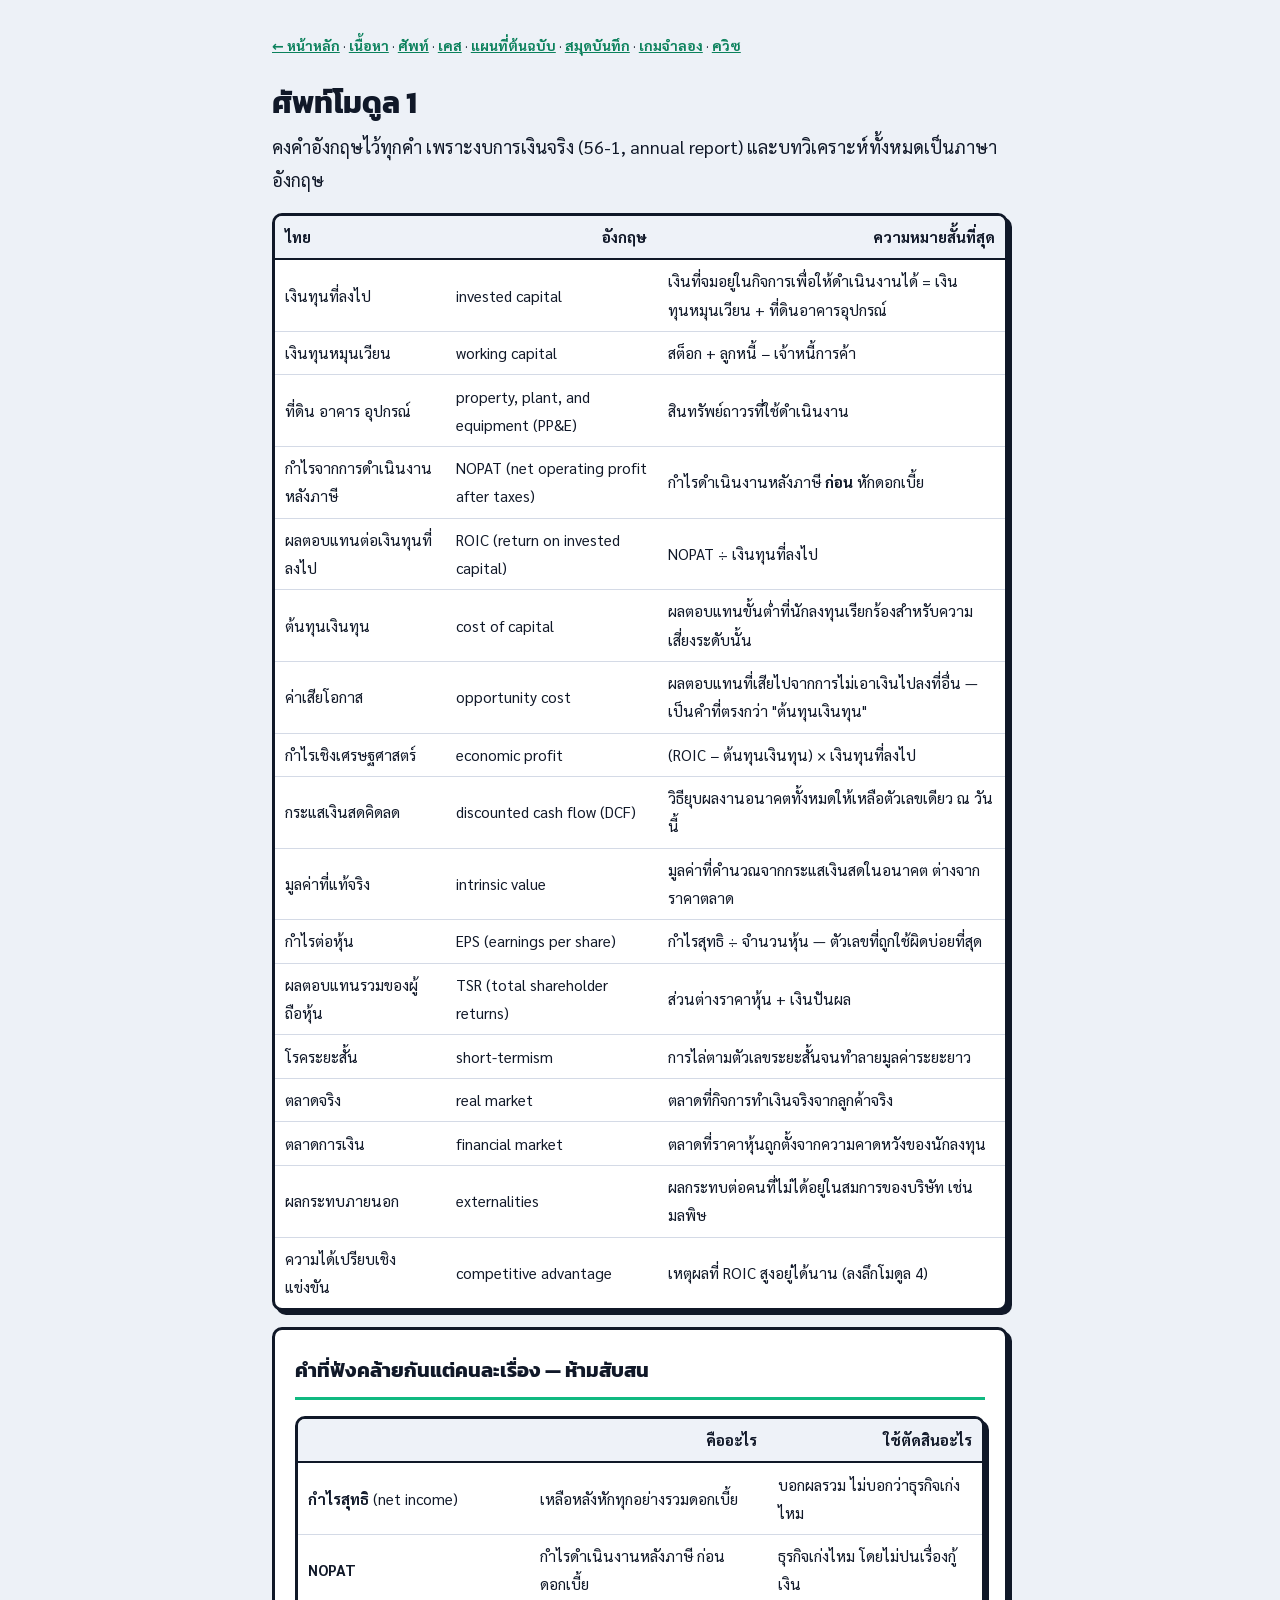
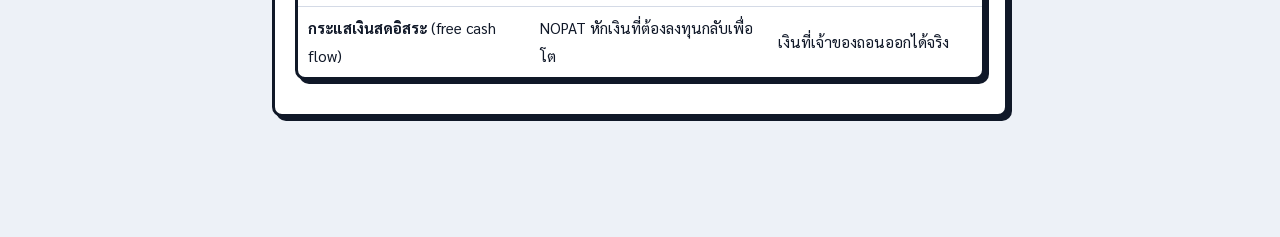
<file: modules/01-where-value-comes-from/glossary.html>
<!doctype html>
<html lang="th">
<head>
<meta charset="utf-8">
<meta name="viewport" content="width=device-width, initial-scale=1">
<title>ศัพท์โมดูล 1</title>
<link rel="stylesheet" href="../../engine/style.css">
<style>
  /* หน้าอ่านยาว: คอลัมน์แคบกว่าหน้าอื่นเพื่อไม่ให้บรรทัดยาวเกินสายตา */
  .wrap { max-width: 46rem; }
  section.card { margin: 0 0 1.5rem; }
  section.card > h2 { margin: .2rem 0 1rem; padding-bottom: .5rem; border-bottom: 3px solid var(--accent); }
  details { border:3px solid var(--ink); border-radius:10px; box-shadow:var(--shadow-sm); padding:.8rem 1rem; margin:1rem 0; background:var(--panel); }
  summary { cursor:pointer; font-weight:700; }
  blockquote { border-left:5px solid var(--accent); background:var(--accent-soft); border-radius:0 8px 8px 0; margin:1rem 0; padding:.5rem 1rem; }
  blockquote.warn { border-left-color:#d97706; background:var(--warn-soft); }
  blockquote.pin  { border-left-color:var(--muted); background:#eef1f6; }
  hr { border:none; border-top:3px solid var(--ink); margin:2rem 0; }
</style>
</head>
<body>
<div class="wrap">
<nav class="small" style="margin-bottom:1.5rem">
  <a href="../../index.html">← หน้าหลัก</a> · <a href="concept.html">เนื้อหา</a> · <a href="glossary.html">ศัพท์</a> · <a href="case.html">เคส</a> · <a href="source-map.html">แผนที่ต้นฉบับ</a> · <a href="notes.html">สมุดบันทึก</a> · <a href="../../sim/sim.html">เกมจำลอง</a> · <a href="quiz.html">ควิซ</a>
</nav>
<h1>ศัพท์โมดูล 1</h1>
<p>คงคำอังกฤษไว้ทุกคำ เพราะงบการเงินจริง (56-1, annual report) และบทวิเคราะห์ทั้งหมดเป็นภาษาอังกฤษ</p>
<table><thead><tr><th>ไทย</th><th>อังกฤษ</th><th>ความหมายสั้นที่สุด</th></tr></thead><tbody><tr><td style="text-align:left">เงินทุนที่ลงไป</td><td style="text-align:left">invested capital</td><td style="text-align:left">เงินที่จมอยู่ในกิจการเพื่อให้ดำเนินงานได้ = เงินทุนหมุนเวียน + ที่ดินอาคารอุปกรณ์</td></tr><tr><td style="text-align:left">เงินทุนหมุนเวียน</td><td style="text-align:left">working capital</td><td style="text-align:left">สต็อก + ลูกหนี้ − เจ้าหนี้การค้า</td></tr><tr><td style="text-align:left">ที่ดิน อาคาร อุปกรณ์</td><td style="text-align:left">property, plant, and equipment (PP&amp;E)</td><td style="text-align:left">สินทรัพย์ถาวรที่ใช้ดำเนินงาน</td></tr><tr><td style="text-align:left">กำไรจากการดำเนินงานหลังภาษี</td><td style="text-align:left">NOPAT (net operating profit after taxes)</td><td style="text-align:left">กำไรดำเนินงานหลังภาษี <strong>ก่อน</strong> หักดอกเบี้ย</td></tr><tr><td style="text-align:left">ผลตอบแทนต่อเงินทุนที่ลงไป</td><td style="text-align:left">ROIC (return on invested capital)</td><td style="text-align:left">NOPAT ÷ เงินทุนที่ลงไป</td></tr><tr><td style="text-align:left">ต้นทุนเงินทุน</td><td style="text-align:left">cost of capital</td><td style="text-align:left">ผลตอบแทนขั้นต่ำที่นักลงทุนเรียกร้องสำหรับความเสี่ยงระดับนั้น</td></tr><tr><td style="text-align:left">ค่าเสียโอกาส</td><td style="text-align:left">opportunity cost</td><td style="text-align:left">ผลตอบแทนที่เสียไปจากการไม่เอาเงินไปลงที่อื่น — เป็นคำที่ตรงกว่า "ต้นทุนเงินทุน"</td></tr><tr><td style="text-align:left">กำไรเชิงเศรษฐศาสตร์</td><td style="text-align:left">economic profit</td><td style="text-align:left">(ROIC − ต้นทุนเงินทุน) × เงินทุนที่ลงไป</td></tr><tr><td style="text-align:left">กระแสเงินสดคิดลด</td><td style="text-align:left">discounted cash flow (DCF)</td><td style="text-align:left">วิธียุบผลงานอนาคตทั้งหมดให้เหลือตัวเลขเดียว ณ วันนี้</td></tr><tr><td style="text-align:left">มูลค่าที่แท้จริง</td><td style="text-align:left">intrinsic value</td><td style="text-align:left">มูลค่าที่คำนวณจากกระแสเงินสดในอนาคต ต่างจากราคาตลาด</td></tr><tr><td style="text-align:left">กำไรต่อหุ้น</td><td style="text-align:left">EPS (earnings per share)</td><td style="text-align:left">กำไรสุทธิ ÷ จำนวนหุ้น — ตัวเลขที่ถูกใช้ผิดบ่อยที่สุด</td></tr><tr><td style="text-align:left">ผลตอบแทนรวมของผู้ถือหุ้น</td><td style="text-align:left">TSR (total shareholder returns)</td><td style="text-align:left">ส่วนต่างราคาหุ้น + เงินปันผล</td></tr><tr><td style="text-align:left">โรคระยะสั้น</td><td style="text-align:left">short-termism</td><td style="text-align:left">การไล่ตามตัวเลขระยะสั้นจนทำลายมูลค่าระยะยาว</td></tr><tr><td style="text-align:left">ตลาดจริง</td><td style="text-align:left">real market</td><td style="text-align:left">ตลาดที่กิจการทำเงินจริงจากลูกค้าจริง</td></tr><tr><td style="text-align:left">ตลาดการเงิน</td><td style="text-align:left">financial market</td><td style="text-align:left">ตลาดที่ราคาหุ้นถูกตั้งจากความคาดหวังของนักลงทุน</td></tr><tr><td style="text-align:left">ผลกระทบภายนอก</td><td style="text-align:left">externalities</td><td style="text-align:left">ผลกระทบต่อคนที่ไม่ได้อยู่ในสมการของบริษัท เช่น มลพิษ</td></tr><tr><td style="text-align:left">ความได้เปรียบเชิงแข่งขัน</td><td style="text-align:left">competitive advantage</td><td style="text-align:left">เหตุผลที่ ROIC สูงอยู่ได้นาน (ลงลึกโมดูล 4)</td></tr></tbody></table>

<section class="card"><h2>คำที่ฟังคล้ายกันแต่คนละเรื่อง — ห้ามสับสน</h2>
<table><thead><tr><th></th><th>คืออะไร</th><th>ใช้ตัดสินอะไร</th></tr></thead><tbody><tr><td style="text-align:left"><strong>กำไรสุทธิ</strong> (net income)</td><td style="text-align:left">เหลือหลังหักทุกอย่างรวมดอกเบี้ย</td><td style="text-align:left">บอกผลรวม ไม่บอกว่าธุรกิจเก่งไหม</td></tr><tr><td style="text-align:left"><strong>NOPAT</strong></td><td style="text-align:left">กำไรดำเนินงานหลังภาษี ก่อนดอกเบี้ย</td><td style="text-align:left">ธุรกิจเก่งไหม โดยไม่ปนเรื่องกู้เงิน</td></tr><tr><td style="text-align:left"><strong>กระแสเงินสดอิสระ</strong> (free cash flow)</td><td style="text-align:left">NOPAT หักเงินที่ต้องลงทุนกลับเพื่อโต</td><td style="text-align:left">เงินที่เจ้าของถอนออกได้จริง</td></tr></tbody></table></section>
</div>
</body>
</html>
</file>
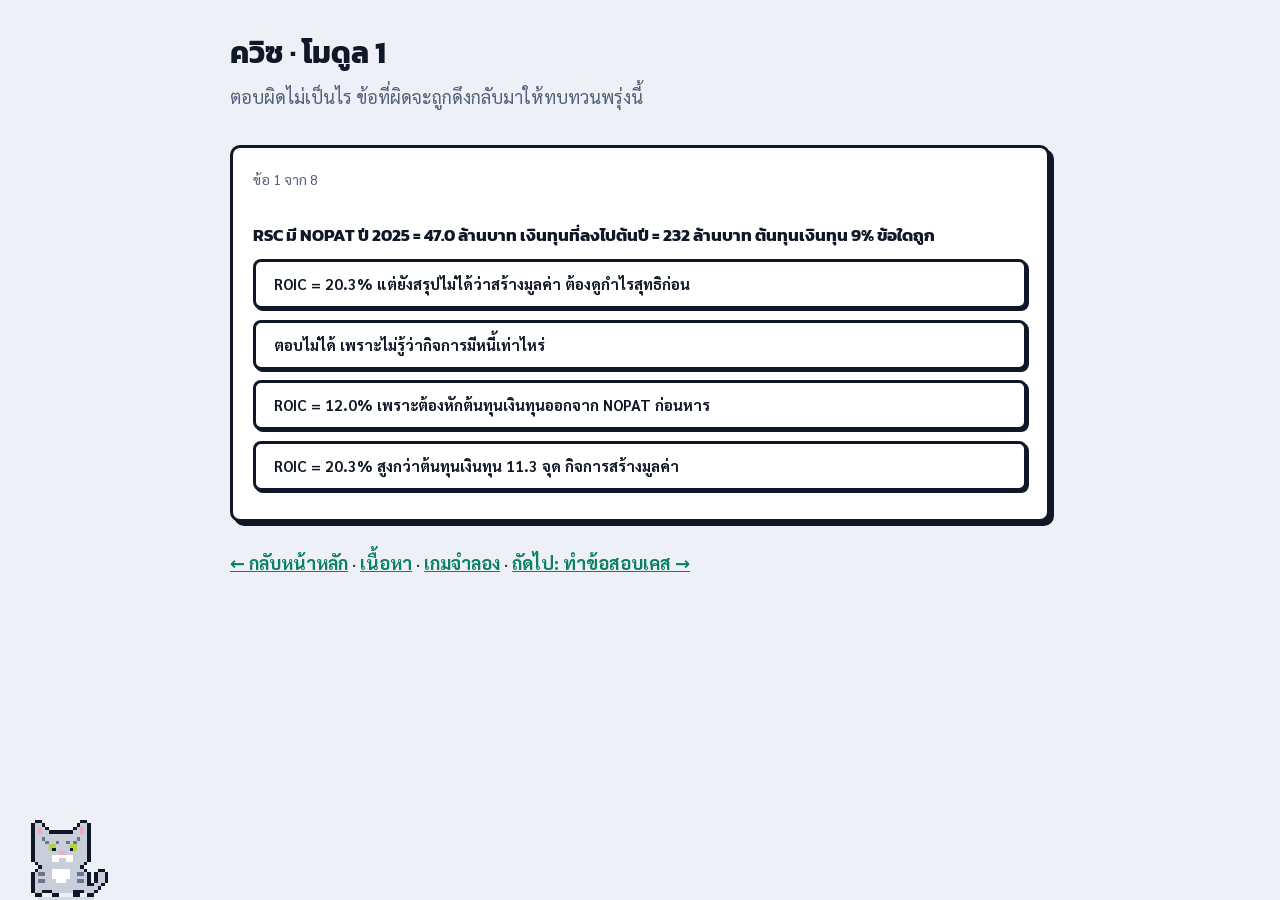
<file: modules/01-where-value-comes-from/quiz.html>
<!doctype html>
<html lang="th">
<head>
<meta charset="utf-8">
<meta name="viewport" content="width=device-width, initial-scale=1">
<title>ควิซ โมดูล 1 — มูลค่ามาจากไหน</title>
<link rel="stylesheet" href="../../engine/style.css?v=3">
</head>
<body>
<div class="wrap">
  <h1>ควิซ · โมดูล 1</h1>
  <p class="lede">ตอบผิดไม่เป็นไร ข้อที่ผิดจะถูกดึงกลับมาให้ทบทวนพรุ่งนี้</p>
  <div class="card" id="app"></div>
  <p style="margin-top:1.5rem"><a href="../../index.html">← กลับหน้าหลัก</a> · <a href="concept.html">เนื้อหา</a> · <a href="../../sim/sim.html">เกมจำลอง</a> · <strong><a href="case.html">ถัดไป: ทำข้อสอบเคส →</a></strong></p>
</div>

<script>window.QUIZ_BANK = {};</script>
<script src="quiz-data.js"></script>
<script src="../../engine/srs.js"></script>
<script src="../../engine/quiz.js"></script>
<script src="../../engine/mascot.js?v=3"></script>
<script>
const app = document.getElementById("app");
renderQuiz(app, "01", QUIZ_BANK["01"], { onFinish: (score, total) => mascotQuiz(score, total, { after: app }) });
</script>
</body>
</html>
</file>
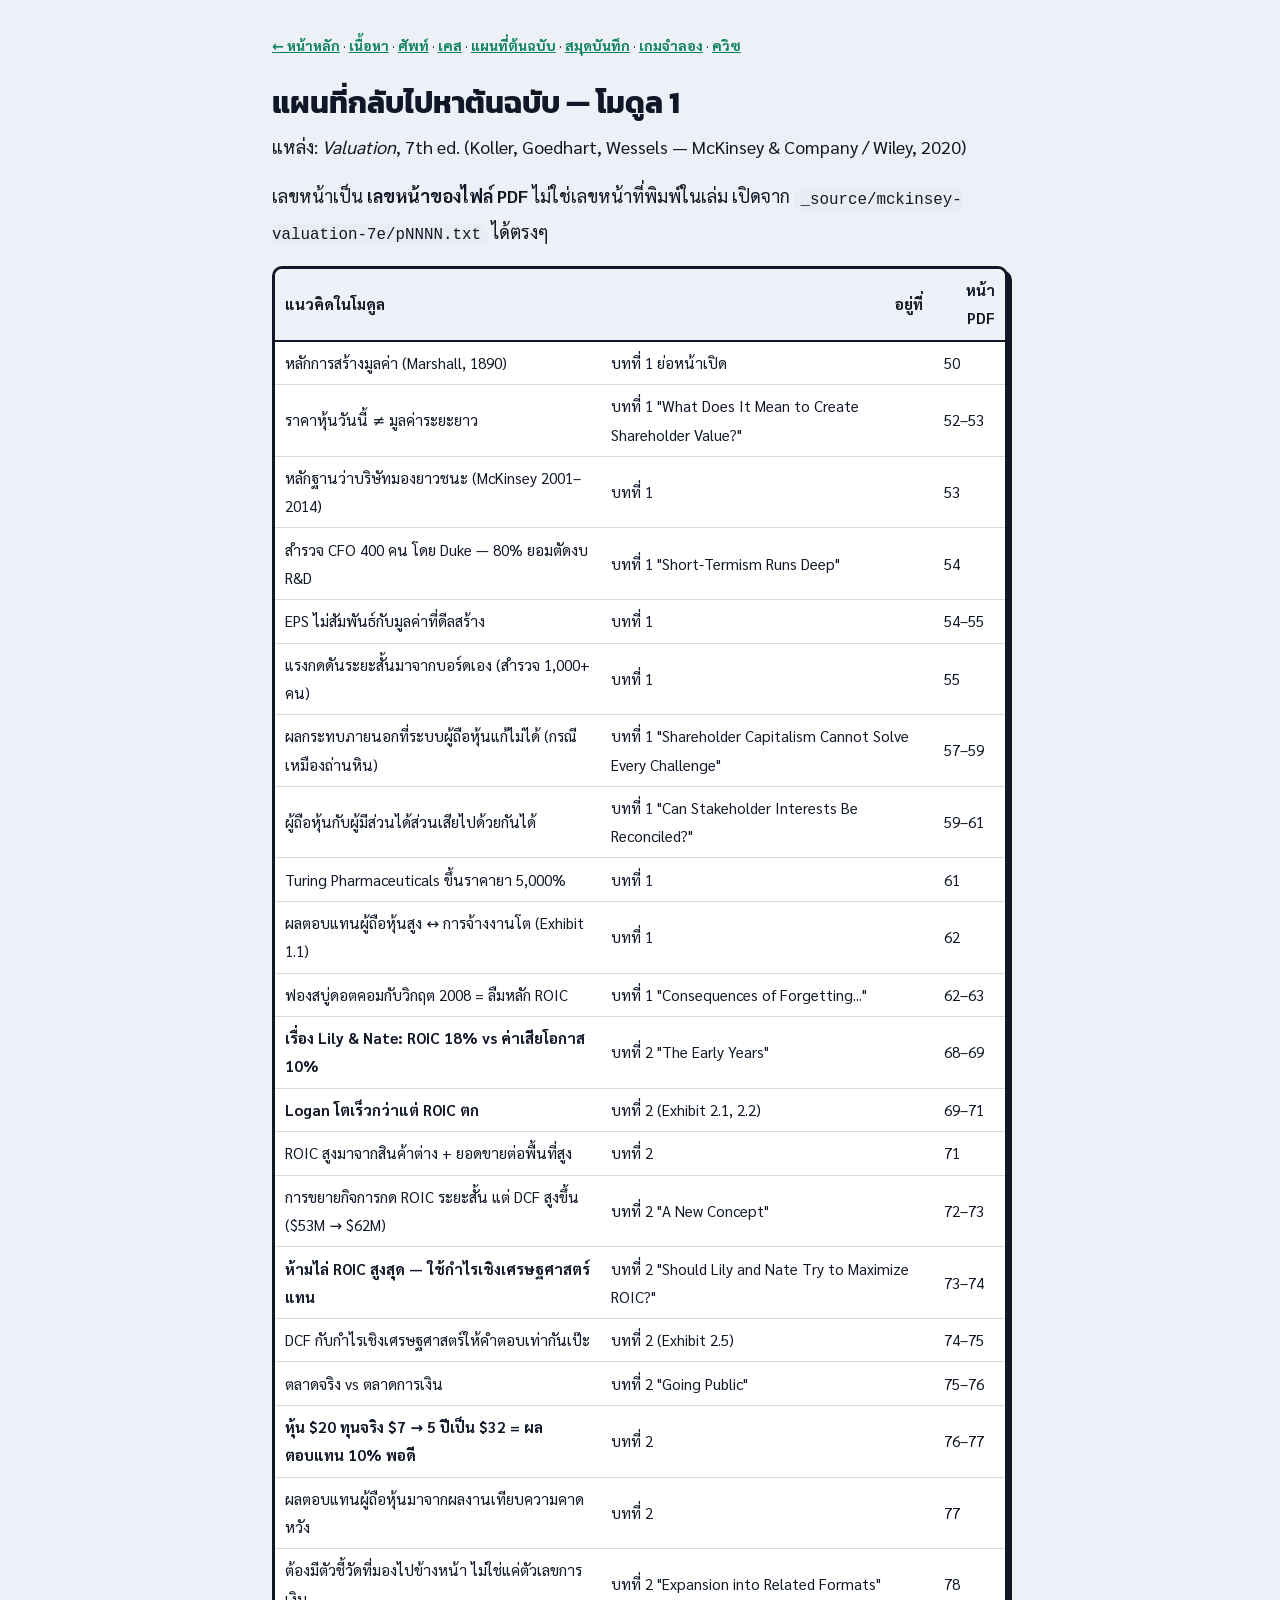
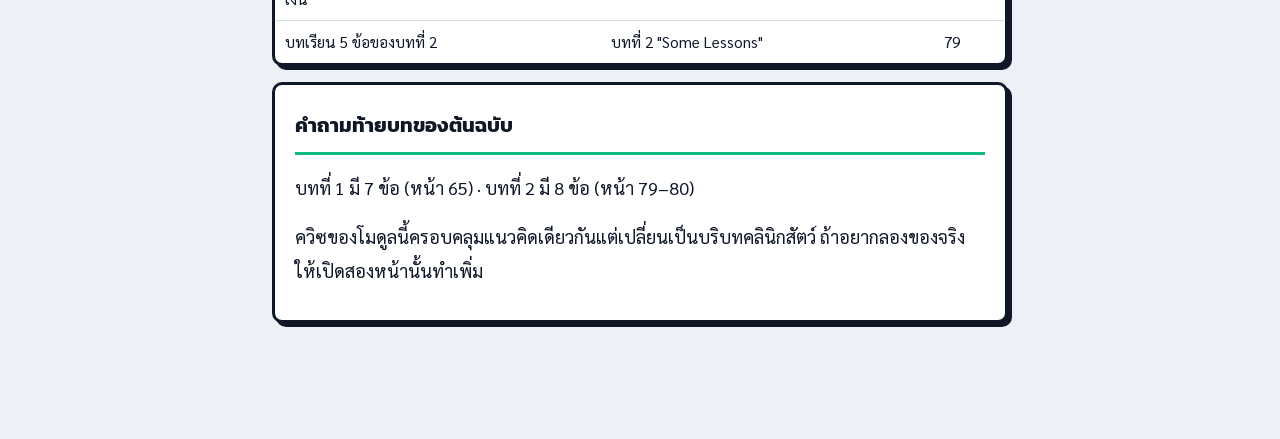
<file: modules/01-where-value-comes-from/source-map.html>
<!doctype html>
<html lang="th">
<head>
<meta charset="utf-8">
<meta name="viewport" content="width=device-width, initial-scale=1">
<title>แผนที่กลับไปหาต้นฉบับ — โมดูล 1</title>
<link rel="stylesheet" href="../../engine/style.css">
<style>
  /* หน้าอ่านยาว: คอลัมน์แคบกว่าหน้าอื่นเพื่อไม่ให้บรรทัดยาวเกินสายตา */
  .wrap { max-width: 46rem; }
  section.card { margin: 0 0 1.5rem; }
  section.card > h2 { margin: .2rem 0 1rem; padding-bottom: .5rem; border-bottom: 3px solid var(--accent); }
  details { border:3px solid var(--ink); border-radius:10px; box-shadow:var(--shadow-sm); padding:.8rem 1rem; margin:1rem 0; background:var(--panel); }
  summary { cursor:pointer; font-weight:700; }
  blockquote { border-left:5px solid var(--accent); background:var(--accent-soft); border-radius:0 8px 8px 0; margin:1rem 0; padding:.5rem 1rem; }
  blockquote.warn { border-left-color:#d97706; background:var(--warn-soft); }
  blockquote.pin  { border-left-color:var(--muted); background:#eef1f6; }
  hr { border:none; border-top:3px solid var(--ink); margin:2rem 0; }
</style>
</head>
<body>
<div class="wrap">
<nav class="small" style="margin-bottom:1.5rem">
  <a href="../../index.html">← หน้าหลัก</a> · <a href="concept.html">เนื้อหา</a> · <a href="glossary.html">ศัพท์</a> · <a href="case.html">เคส</a> · <a href="source-map.html">แผนที่ต้นฉบับ</a> · <a href="notes.html">สมุดบันทึก</a> · <a href="../../sim/sim.html">เกมจำลอง</a> · <a href="quiz.html">ควิซ</a>
</nav>
<h1>แผนที่กลับไปหาต้นฉบับ — โมดูล 1</h1>
<p>แหล่ง: <em>Valuation</em>, 7th ed. (Koller, Goedhart, Wessels — McKinsey &amp; Company / Wiley, 2020)</p>
<p>เลขหน้าเป็น <strong>เลขหน้าของไฟล์ PDF</strong> ไม่ใช่เลขหน้าที่พิมพ์ในเล่ม เปิดจาก <code>_source/mckinsey-valuation-7e/pNNNN.txt</code> ได้ตรงๆ</p>
<table><thead><tr><th>แนวคิดในโมดูล</th><th>อยู่ที่</th><th>หน้า PDF</th></tr></thead><tbody><tr><td style="text-align:left">หลักการสร้างมูลค่า (Marshall, 1890)</td><td style="text-align:left">บทที่ 1 ย่อหน้าเปิด</td><td style="text-align:left">50</td></tr><tr><td style="text-align:left">ราคาหุ้นวันนี้ ≠ มูลค่าระยะยาว</td><td style="text-align:left">บทที่ 1 "What Does It Mean to Create Shareholder Value?"</td><td style="text-align:left">52–53</td></tr><tr><td style="text-align:left">หลักฐานว่าบริษัทมองยาวชนะ (McKinsey 2001–2014)</td><td style="text-align:left">บทที่ 1</td><td style="text-align:left">53</td></tr><tr><td style="text-align:left">สำรวจ CFO 400 คน โดย Duke — 80% ยอมตัดงบ R&amp;D</td><td style="text-align:left">บทที่ 1 "Short-Termism Runs Deep"</td><td style="text-align:left">54</td></tr><tr><td style="text-align:left">EPS ไม่สัมพันธ์กับมูลค่าที่ดีลสร้าง</td><td style="text-align:left">บทที่ 1</td><td style="text-align:left">54–55</td></tr><tr><td style="text-align:left">แรงกดดันระยะสั้นมาจากบอร์ดเอง (สำรวจ 1,000+ คน)</td><td style="text-align:left">บทที่ 1</td><td style="text-align:left">55</td></tr><tr><td style="text-align:left">ผลกระทบภายนอกที่ระบบผู้ถือหุ้นแก้ไม่ได้ (กรณีเหมืองถ่านหิน)</td><td style="text-align:left">บทที่ 1 "Shareholder Capitalism Cannot Solve Every Challenge"</td><td style="text-align:left">57–59</td></tr><tr><td style="text-align:left">ผู้ถือหุ้นกับผู้มีส่วนได้ส่วนเสียไปด้วยกันได้</td><td style="text-align:left">บทที่ 1 "Can Stakeholder Interests Be Reconciled?"</td><td style="text-align:left">59–61</td></tr><tr><td style="text-align:left">Turing Pharmaceuticals ขึ้นราคายา 5,000%</td><td style="text-align:left">บทที่ 1</td><td style="text-align:left">61</td></tr><tr><td style="text-align:left">ผลตอบแทนผู้ถือหุ้นสูง ↔ การจ้างงานโต (Exhibit 1.1)</td><td style="text-align:left">บทที่ 1</td><td style="text-align:left">62</td></tr><tr><td style="text-align:left">ฟองสบู่ดอตคอมกับวิกฤต 2008 = ลืมหลัก ROIC</td><td style="text-align:left">บทที่ 1 "Consequences of Forgetting..."</td><td style="text-align:left">62–63</td></tr><tr><td style="text-align:left"><strong>เรื่อง Lily &amp; Nate: ROIC 18% vs ค่าเสียโอกาส 10%</strong></td><td style="text-align:left">บทที่ 2 "The Early Years"</td><td style="text-align:left">68–69</td></tr><tr><td style="text-align:left"><strong>Logan โตเร็วกว่าแต่ ROIC ตก</strong></td><td style="text-align:left">บทที่ 2 (Exhibit 2.1, 2.2)</td><td style="text-align:left">69–71</td></tr><tr><td style="text-align:left">ROIC สูงมาจากสินค้าต่าง + ยอดขายต่อพื้นที่สูง</td><td style="text-align:left">บทที่ 2</td><td style="text-align:left">71</td></tr><tr><td style="text-align:left">การขยายกิจการกด ROIC ระยะสั้น แต่ DCF สูงขึ้น ($53M → $62M)</td><td style="text-align:left">บทที่ 2 "A New Concept"</td><td style="text-align:left">72–73</td></tr><tr><td style="text-align:left"><strong>ห้ามไล่ ROIC สูงสุด — ใช้กำไรเชิงเศรษฐศาสตร์แทน</strong></td><td style="text-align:left">บทที่ 2 "Should Lily and Nate Try to Maximize ROIC?"</td><td style="text-align:left">73–74</td></tr><tr><td style="text-align:left">DCF กับกำไรเชิงเศรษฐศาสตร์ให้คำตอบเท่ากันเป๊ะ</td><td style="text-align:left">บทที่ 2 (Exhibit 2.5)</td><td style="text-align:left">74–75</td></tr><tr><td style="text-align:left">ตลาดจริง vs ตลาดการเงิน</td><td style="text-align:left">บทที่ 2 "Going Public"</td><td style="text-align:left">75–76</td></tr><tr><td style="text-align:left"><strong>หุ้น $20 ทุนจริง $7 → 5 ปีเป็น $32 = ผลตอบแทน 10% พอดี</strong></td><td style="text-align:left">บทที่ 2</td><td style="text-align:left">76–77</td></tr><tr><td style="text-align:left">ผลตอบแทนผู้ถือหุ้นมาจากผลงานเทียบความคาดหวัง</td><td style="text-align:left">บทที่ 2</td><td style="text-align:left">77</td></tr><tr><td style="text-align:left">ต้องมีตัวชี้วัดที่มองไปข้างหน้า ไม่ใช่แค่ตัวเลขการเงิน</td><td style="text-align:left">บทที่ 2 "Expansion into Related Formats"</td><td style="text-align:left">78</td></tr><tr><td style="text-align:left">บทเรียน 5 ข้อของบทที่ 2</td><td style="text-align:left">บทที่ 2 "Some Lessons"</td><td style="text-align:left">79</td></tr></tbody></table>

<section class="card"><h2>คำถามท้ายบทของต้นฉบับ</h2>
<p>บทที่ 1 มี 7 ข้อ (หน้า 65) · บทที่ 2 มี 8 ข้อ (หน้า 79–80)</p>
<p>ควิซของโมดูลนี้ครอบคลุมแนวคิดเดียวกันแต่เปลี่ยนเป็นบริบทคลินิกสัตว์ ถ้าอยากลองของจริงให้เปิดสองหน้านั้นทำเพิ่ม</p></section>
</div>
</body>
</html>
</file>
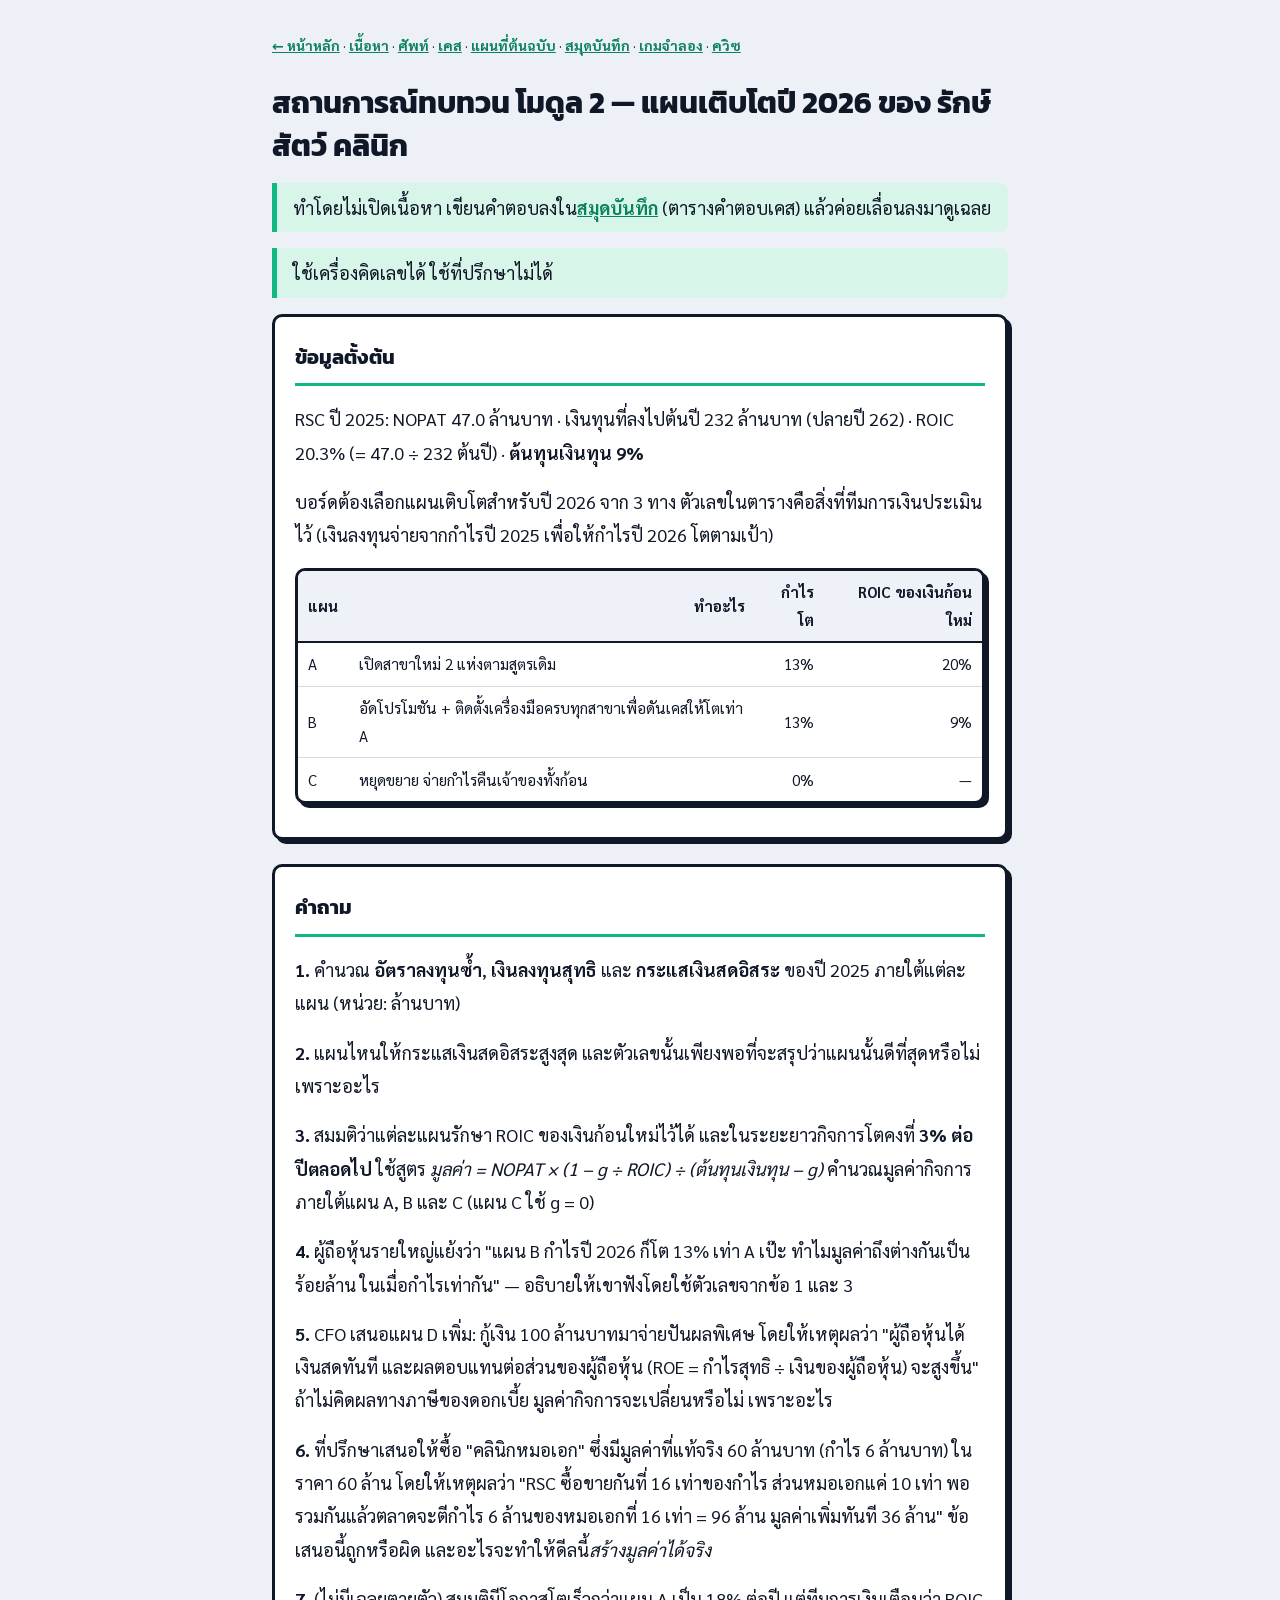
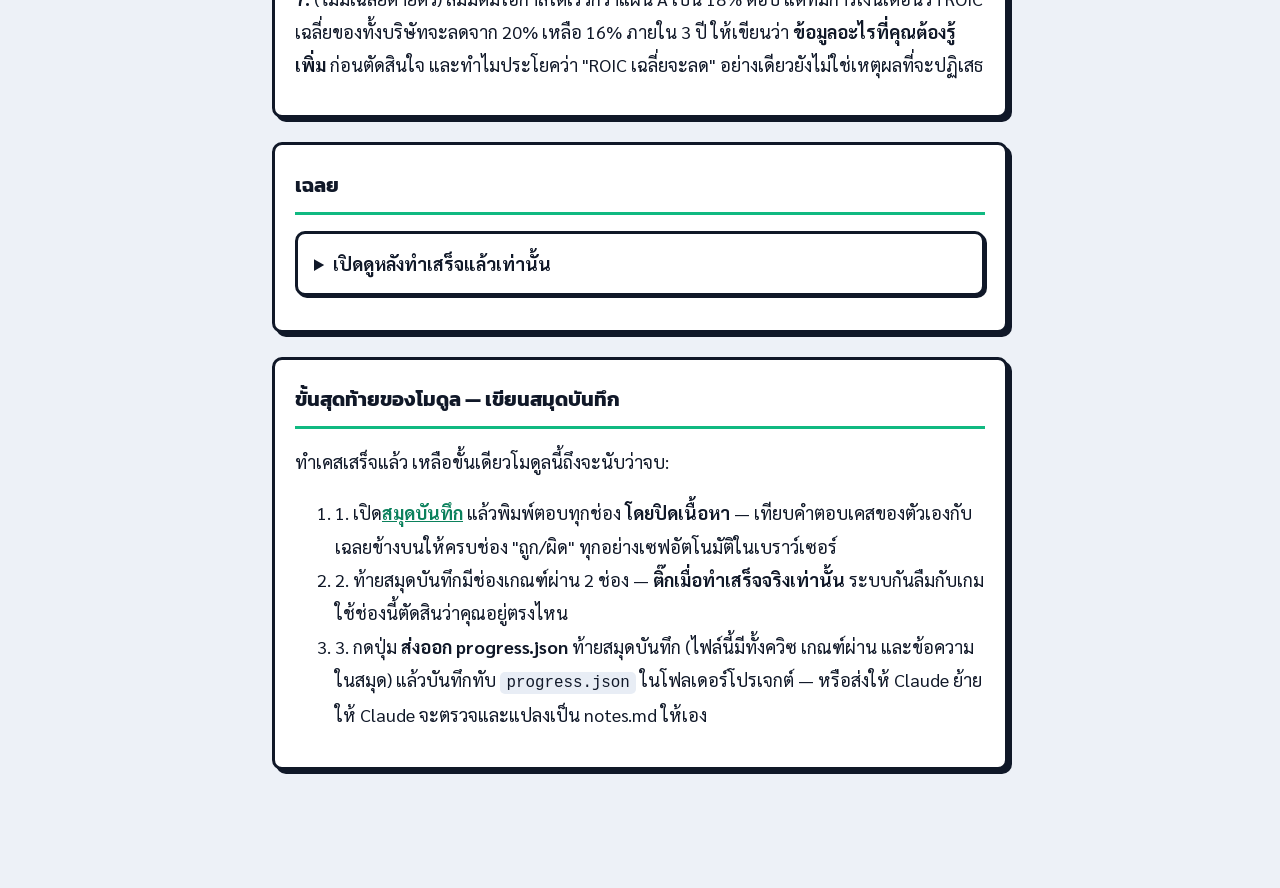
<file: modules/02-roic-growth-cashflow/case.html>
<!doctype html>
<html lang="th">
<head>
<meta charset="utf-8">
<meta name="viewport" content="width=device-width, initial-scale=1">
<title>สถานการณ์ทบทวน โมดูล 2 — แผนเติบโตปี 2026 ของ รักษ์สัตว์ คลินิก</title>
<link rel="stylesheet" href="../../engine/style.css">
<style>
  /* หน้าอ่านยาว: คอลัมน์แคบกว่าหน้าอื่นเพื่อไม่ให้บรรทัดยาวเกินสายตา */
  .wrap { max-width: 46rem; }
  section.card { margin: 0 0 1.5rem; }
  section.card > h2 { margin: .2rem 0 1rem; padding-bottom: .5rem; border-bottom: 3px solid var(--accent); }
  details { border:3px solid var(--ink); border-radius:10px; box-shadow:var(--shadow-sm); padding:.8rem 1rem; margin:1rem 0; background:var(--panel); }
  summary { cursor:pointer; font-weight:700; }
  blockquote { border-left:5px solid var(--accent); background:var(--accent-soft); border-radius:0 8px 8px 0; margin:1rem 0; padding:.5rem 1rem; }
  blockquote.warn { border-left-color:#d97706; background:var(--warn-soft); }
  blockquote.pin  { border-left-color:var(--muted); background:#eef1f6; }
  hr { border:none; border-top:3px solid var(--ink); margin:2rem 0; }
</style>
</head>
<body>
<div class="wrap">
<nav class="small" style="margin-bottom:1.5rem">
  <a href="../../index.html">← หน้าหลัก</a> · <a href="concept.html">เนื้อหา</a> · <a href="glossary.html">ศัพท์</a> · <a href="case.html">เคส</a> · <a href="source-map.html">แผนที่ต้นฉบับ</a> · <a href="notes.html">สมุดบันทึก</a> · <a href="../../sim/sim.html">เกมจำลอง</a> · <a href="quiz.html">ควิซ</a>
</nav>
<h1>สถานการณ์ทบทวน โมดูล 2 — แผนเติบโตปี 2026 ของ รักษ์สัตว์ คลินิก</h1>
<blockquote>ทำโดยไม่เปิดเนื้อหา เขียนคำตอบลงใน<a href="notes.html">สมุดบันทึก</a> (ตารางคำตอบเคส) แล้วค่อยเลื่อนลงมาดูเฉลย</blockquote>
<blockquote>ใช้เครื่องคิดเลขได้ ใช้ที่ปรึกษาไม่ได้</blockquote>
<section class="card"><h2>ข้อมูลตั้งต้น</h2>
<p>RSC ปี 2025: NOPAT 47.0 ล้านบาท · เงินทุนที่ลงไปต้นปี 232 ล้านบาท (ปลายปี 262) · ROIC 20.3% (= 47.0 ÷ 232 ต้นปี) · <strong>ต้นทุนเงินทุน 9%</strong></p>
<p>บอร์ดต้องเลือกแผนเติบโตสำหรับปี 2026 จาก 3 ทาง ตัวเลขในตารางคือสิ่งที่ทีมการเงินประเมินไว้ (เงินลงทุนจ่ายจากกำไรปี 2025 เพื่อให้กำไรปี 2026 โตตามเป้า)</p>
<table><thead><tr><th>แผน</th><th>ทำอะไร</th><th>กำไรโต</th><th>ROIC ของเงินก้อนใหม่</th></tr></thead><tbody><tr><td style="text-align:left">A</td><td style="text-align:left">เปิดสาขาใหม่ 2 แห่งตามสูตรเดิม</td><td style="text-align:right">13%</td><td style="text-align:right">20%</td></tr><tr><td style="text-align:left">B</td><td style="text-align:left">อัดโปรโมชัน + ติดตั้งเครื่องมือครบทุกสาขาเพื่อดันเคสให้โตเท่า A</td><td style="text-align:right">13%</td><td style="text-align:right">9%</td></tr><tr><td style="text-align:left">C</td><td style="text-align:left">หยุดขยาย จ่ายกำไรคืนเจ้าของทั้งก้อน</td><td style="text-align:right">0%</td><td style="text-align:right">—</td></tr></tbody></table></section>
<section class="card"><h2>คำถาม</h2>
<p><strong>1.</strong> คำนวณ <strong>อัตราลงทุนซ้ำ</strong>, <strong>เงินลงทุนสุทธิ</strong> และ <strong>กระแสเงินสดอิสระ</strong> ของปี 2025 ภายใต้แต่ละแผน (หน่วย: ล้านบาท)</p>
<p><strong>2.</strong> แผนไหนให้กระแสเงินสดอิสระสูงสุด และตัวเลขนั้นเพียงพอที่จะสรุปว่าแผนนั้นดีที่สุดหรือไม่ เพราะอะไร</p>
<p><strong>3.</strong> สมมติว่าแต่ละแผนรักษา ROIC ของเงินก้อนใหม่ไว้ได้ และในระยะยาวกิจการโตคงที่ <strong>3% ต่อปีตลอดไป</strong> ใช้สูตร <em>มูลค่า = NOPAT × (1 − g ÷ ROIC) ÷ (ต้นทุนเงินทุน − g)</em> คำนวณมูลค่ากิจการภายใต้แผน A, B และ C (แผน C ใช้ g = 0)</p>
<p><strong>4.</strong> ผู้ถือหุ้นรายใหญ่แย้งว่า "แผน B กำไรปี 2026 ก็โต 13% เท่า A เป๊ะ ทำไมมูลค่าถึงต่างกันเป็นร้อยล้าน ในเมื่อกำไรเท่ากัน" — อธิบายให้เขาฟังโดยใช้ตัวเลขจากข้อ 1 และ 3</p>
<p><strong>5.</strong> CFO เสนอแผน D เพิ่ม: กู้เงิน 100 ล้านบาทมาจ่ายปันผลพิเศษ โดยให้เหตุผลว่า "ผู้ถือหุ้นได้เงินสดทันที และผลตอบแทนต่อส่วนของผู้ถือหุ้น (ROE = กำไรสุทธิ ÷ เงินของผู้ถือหุ้น) จะสูงขึ้น" ถ้าไม่คิดผลทางภาษีของดอกเบี้ย มูลค่ากิจการจะเปลี่ยนหรือไม่ เพราะอะไร</p>
<p><strong>6.</strong> ที่ปรึกษาเสนอให้ซื้อ "คลินิกหมอเอก" ซึ่งมีมูลค่าที่แท้จริง 60 ล้านบาท (กำไร 6 ล้านบาท) ในราคา 60 ล้าน โดยให้เหตุผลว่า "RSC ซื้อขายกันที่ 16 เท่าของกำไร ส่วนหมอเอกแค่ 10 เท่า พอรวมกันแล้วตลาดจะตีกำไร 6 ล้านของหมอเอกที่ 16 เท่า = 96 ล้าน มูลค่าเพิ่มทันที 36 ล้าน" ข้อเสนอนี้ถูกหรือผิด และอะไรจะทำให้ดีลนี้<em>สร้างมูลค่าได้จริง</em></p>
<p><strong>7.</strong> (ไม่มีเฉลยตายตัว) สมมติมีโอกาสโตเร็วกว่าแผน A เป็น 18% ต่อปี แต่ทีมการเงินเตือนว่า ROIC เฉลี่ยของทั้งบริษัทจะลดจาก 20% เหลือ 16% ภายใน 3 ปี ให้เขียนว่า <strong>ข้อมูลอะไรที่คุณต้องรู้เพิ่ม</strong> ก่อนตัดสินใจ และทำไมประโยคว่า "ROIC เฉลี่ยจะลด" อย่างเดียวยังไม่ใช่เหตุผลที่จะปฏิเสธ</p></section>
<section class="card"><h2>เฉลย</h2>
<details>
<summary>เปิดดูหลังทำเสร็จแล้วเท่านั้น</summary>
<h3>ข้อ 1 — อัตราลงทุนซ้ำ = g ÷ ROIC · เงินลงทุนสุทธิ = NOPAT × อัตราลงทุนซ้ำ · FCF = NOPAT − เงินลงทุนสุทธิ</h3>
<table><thead><tr><th>แผน</th><th>อัตราลงทุนซ้ำ</th><th>เงินลงทุนสุทธิ</th><th>FCF</th></tr></thead><tbody><tr><td style="text-align:left">A</td><td style="text-align:right">13% ÷ 20% = <strong>65%</strong></td><td style="text-align:right">47.0 × 0.65 = 30.6</td><td style="text-align:right"><strong>+16.4</strong></td></tr><tr><td style="text-align:left">B</td><td style="text-align:right">13% ÷ 9% = <strong>144.4%</strong></td><td style="text-align:right">47.0 × 1.444 = 67.9</td><td style="text-align:right"><strong>−20.9</strong> (ต้องกู้)</td></tr><tr><td style="text-align:left">C</td><td style="text-align:right">0%</td><td style="text-align:right">0</td><td style="text-align:right"><strong>+47.0</strong></td></tr></tbody></table>
<h3>ข้อ 2 — FCF สูงสุดคือ C แต่ยังสรุปไม่ได้</h3>
<p>C จ่ายเงินสดคืนได้ทั้งก้อนเพราะไม่ลงทุนซ้ำเลย — แต่กระแสเงินสดอิสระ<strong>ปีเดียว</strong>ไม่ใช่เกณฑ์ มูลค่ามาจากเงินสด<em>ทุกปี</em>ในอนาคตรวมกัน แผนที่ลงทุนเยอะวันนี้ (FCF ต่ำ) อาจให้เงินสดปีหลังๆ ใหญ่กว่ามากถ้า ROIC ของเงินใหม่สูงกว่าต้นทุนเงินทุน ต้องดูข้อ 3 ก่อนถึงจะตอบได้</p>
<h3>ข้อ 3 — มูลค่าจากสูตร (NOPAT 47, ต้นทุนเงินทุน 9%, g ระยะยาว 3%)</h3>
<table><thead><tr><th>แผน</th><th>ROIC</th><th>1 − g ÷ ROIC</th><th>มูลค่า</th></tr></thead><tbody><tr><td style="text-align:left">A</td><td style="text-align:right">20%</td><td style="text-align:right">1 − 3 ÷ 20 = 0.85</td><td style="text-align:right">47 × 0.85 ÷ 0.06 = <strong>665.8</strong></td></tr><tr><td style="text-align:left">B</td><td style="text-align:right">9%</td><td style="text-align:right">1 − 3 ÷ 9 = 2/3</td><td style="text-align:right">47 × 2/3 ÷ 0.06 = <strong>522.2</strong></td></tr><tr><td style="text-align:left">C</td><td style="text-align:right">ไม่โต</td><td style="text-align:right">1</td><td style="text-align:right">47 ÷ 0.09 = <strong>522.2</strong></td></tr></tbody></table>
<p>จุดที่ต้องเห็น: <strong>B กับ C มีมูลค่าเท่ากันเป๊ะ</strong> — โตที่ ROIC เท่าต้นทุนเงินทุน คือการวิ่งบนลู่วิ่ง ทำงานหนักขึ้นแต่มูลค่าไม่ขยับ ส่วน A สร้างมูลค่าเพิ่ม 143.6 ล้านบาทเพราะเงินใหม่ทุกบาททำได้ 20% เทียบกับค่าเสียโอกาส 9%</p>
<h3>ข้อ 4 — ตอบผู้ถือหุ้น</h3>
<p>กำไรปี 2026 เท่ากันจริง แต่ <strong>เงินที่ต้องจ่ายเพื่อให้ได้กำไรนั้นไม่เท่ากัน</strong> — A ลงทุน 30.6 ล้านเหลือเงินสด 16.4 ล้าน ส่วน B ต้องลงทุน 67.9 ล้าน มากกว่ากำไรทั้งก้อน จึงต้องกู้ 20.9 ล้าน และจะเป็นแบบนี้<em>ทุกปี</em>ที่อยากโตเท่ากัน มูลค่ามาจากเงินสดที่เหลือ ไม่ใช่กำไร และข้อ 3 บอกว่าในระยะยาว B ไม่ได้สร้างมูลค่าเพิ่มจากการไม่โตเลยแม้แต่บาทเดียว (522.2 = 522.2)</p>
<h3>ข้อ 5 — แผน D: ไม่เปลี่ยน</h3>
<p>กิจการยังมี 12 สาขาเดิม รับเคสเท่าเดิม ผลิตเงินสดเท่าเดิม — การกู้มาจ่ายปันผลแค่เปลี่ยน<em>ว่าใครถือสิทธิ์ในเงินสดก้อนนั้น</em> (เจ้าหนี้ได้ส่วนหนึ่ง ผู้ถือหุ้นได้ส่วนที่เหลือ) พายเท่าเดิม แค่หั่นใหม่ ผลตอบแทนต่อส่วนของผู้ถือหุ้นที่สูงขึ้นมาพร้อมความเสี่ยงที่สูงขึ้น ไม่ใช่มูลค่าที่เพิ่ม (ของจริงมีผลทางภาษีดอกเบี้ยนิดหน่อย ซึ่งโจทย์ให้ตัดออก — โมดูล 3 และ 11 จะกลับมาเรื่องนี้)</p>
<h3>ข้อ 6 — ดีลหมอเอก: ผิด</h3>
<p>กิจการรวมมีค่า 760 + 60 = 820 ล้านบาท ไม่ใช่ 856 ถ้ากระแสเงินสดรวมไม่เพิ่ม กำไร 6 ล้านของหมอเอกมีตัวคูณ 10 เท่าเพราะ ROIC และการเติบโตของ<em>กิจการหมอเอก</em>เป็นแบบนั้น การย้ายมาอยู่ในงบ RSC ไม่ได้ทำให้กำไรก้อนนั้นโตเร็วขึ้นหรือใช้เงินน้อยลง — นี่คือความเชื่อเรื่องการขยายตัวคูณ ซึ่งไม่มีข้อมูลจริงรองรับ</p>
<p>ดีลจะสร้างมูลค่าได้ต่อเมื่อชี้แหล่งเงินสดที่เพิ่มขึ้นได้ เช่น ซื้อยาร่วมกันได้ราคาถูกลง ใช้ห้องแล็บกับเครื่องเอกซเรย์ร่วมกันแทนที่จะซื้อซ้ำ รับเคสส่งต่อที่หมอเอกเคยส่งไปที่อื่น — แล้วตีมูลค่าเงินสดที่เพิ่มนั้น และอย่าลืมว่าถ้าต้องจ่ายแพงกว่า 60 ล้านเพื่อชนะคนอื่น ส่วนเกินนั้นหักออกจากมูลค่าที่ได้ทันที</p>
<h3>ข้อ 7 — โตเร็วขึ้นแต่ ROIC เฉลี่ยลด</h3>
<p>ไม่มีคำตอบตายตัว แต่คำตอบที่ดีควรมีอย่างน้อย 3 ใน 5 ข้อนี้:</p>
<ol><li>1. <strong>ROIC ของเงินก้อนใหม่เท่าไหร่</strong> — ROIC เฉลี่ยลดจาก 20 เป็น 16 ไม่ได้บอกเลยว่าเงินใหม่ทำได้เท่าไหร่ ถ้าเงินใหม่ทำได้ 12% ก็ยังสูงกว่า 9% และกำไรเชิงเศรษฐศาสตร์รวมยังเพิ่ม (บทเรียนเดียวกับโครงการ C ในเคสโมดูล 1)</li><li>2. <strong>มันจะยั่งยืนไหม</strong> — โตเร็ว 18% ดึงคู่แข่งเข้ามาเร็วขึ้นหรือไม่ และ ROIC จะหยุดที่ 16% หรือไหลลงต่อ (โมดูล 4)</li><li>3. <strong>ต้องใช้เงินเท่าไหร่และหามาจากไหน</strong> — อัตราลงทุนซ้ำ 18% ÷ ROIC ของเงินใหม่ ถ้าเกิน 100% ต้องกู้ทุกปี กิจการรับภาระได้ไหม</li><li>4. <strong>มีทางเลือกอื่นที่ ROIC สูงกว่าไหม</strong> — ค่าเสียโอกาสจริงอาจไม่ใช่ 9% แต่เป็นแผน A ที่ทำได้ 20%</li><li>5. <strong>ตัวเลข 18% และ 16% มาจากสมมติฐานอะไร</strong> — โตเร็วจากเคสจริงหรือจากการลดราคา (ซึ่งทำลาย ROIC แบบถาวร)</li></ol>
<p>ส่วน "ROIC เฉลี่ยจะลด" ไม่ใช่เหตุผลปฏิเสธในตัวมันเอง เพราะเป้าหมายคือกำไรเชิงเศรษฐศาสตร์รวมสูงสุด ไม่ใช่ ROIC สูงสุด — และหลักฐานจากบริษัท ROIC สูงหลายร้อยแห่งบอกว่ากลุ่มที่โตเร็วแม้ ROIC ย่อลงบ้าง สร้างมูลค่ามากกว่ากลุ่มที่รักษา ROIC แต่โตช้า</p>
</details></section>
<section class="card"><h2>ขั้นสุดท้ายของโมดูล — เขียนสมุดบันทึก</h2>
<p>ทำเคสเสร็จแล้ว เหลือขั้นเดียวโมดูลนี้ถึงจะนับว่าจบ:</p>
<ol><li>1. เปิด<a href="notes.html">สมุดบันทึก</a> แล้วพิมพ์ตอบทุกช่อง <strong>โดยปิดเนื้อหา</strong> — เทียบคำตอบเคสของตัวเองกับเฉลยข้างบนให้ครบช่อง "ถูก/ผิด" ทุกอย่างเซฟอัตโนมัติในเบราว์เซอร์</li><li>2. ท้ายสมุดบันทึกมีช่องเกณฑ์ผ่าน 2 ช่อง — <strong>ติ๊กเมื่อทำเสร็จจริงเท่านั้น</strong> ระบบกันลืมกับเกมใช้ช่องนี้ตัดสินว่าคุณอยู่ตรงไหน</li><li>3. กดปุ่ม <strong>ส่งออก progress.json</strong> ท้ายสมุดบันทึก (ไฟล์นี้มีทั้งควิซ เกณฑ์ผ่าน และข้อความในสมุด) แล้วบันทึกทับ <code>progress.json</code> ในโฟลเดอร์โปรเจกต์ — หรือส่งให้ Claude ย้ายให้ Claude จะตรวจและแปลงเป็น notes.md ให้เอง</li></ol></section>
</div>
</body>
</html>
</file>
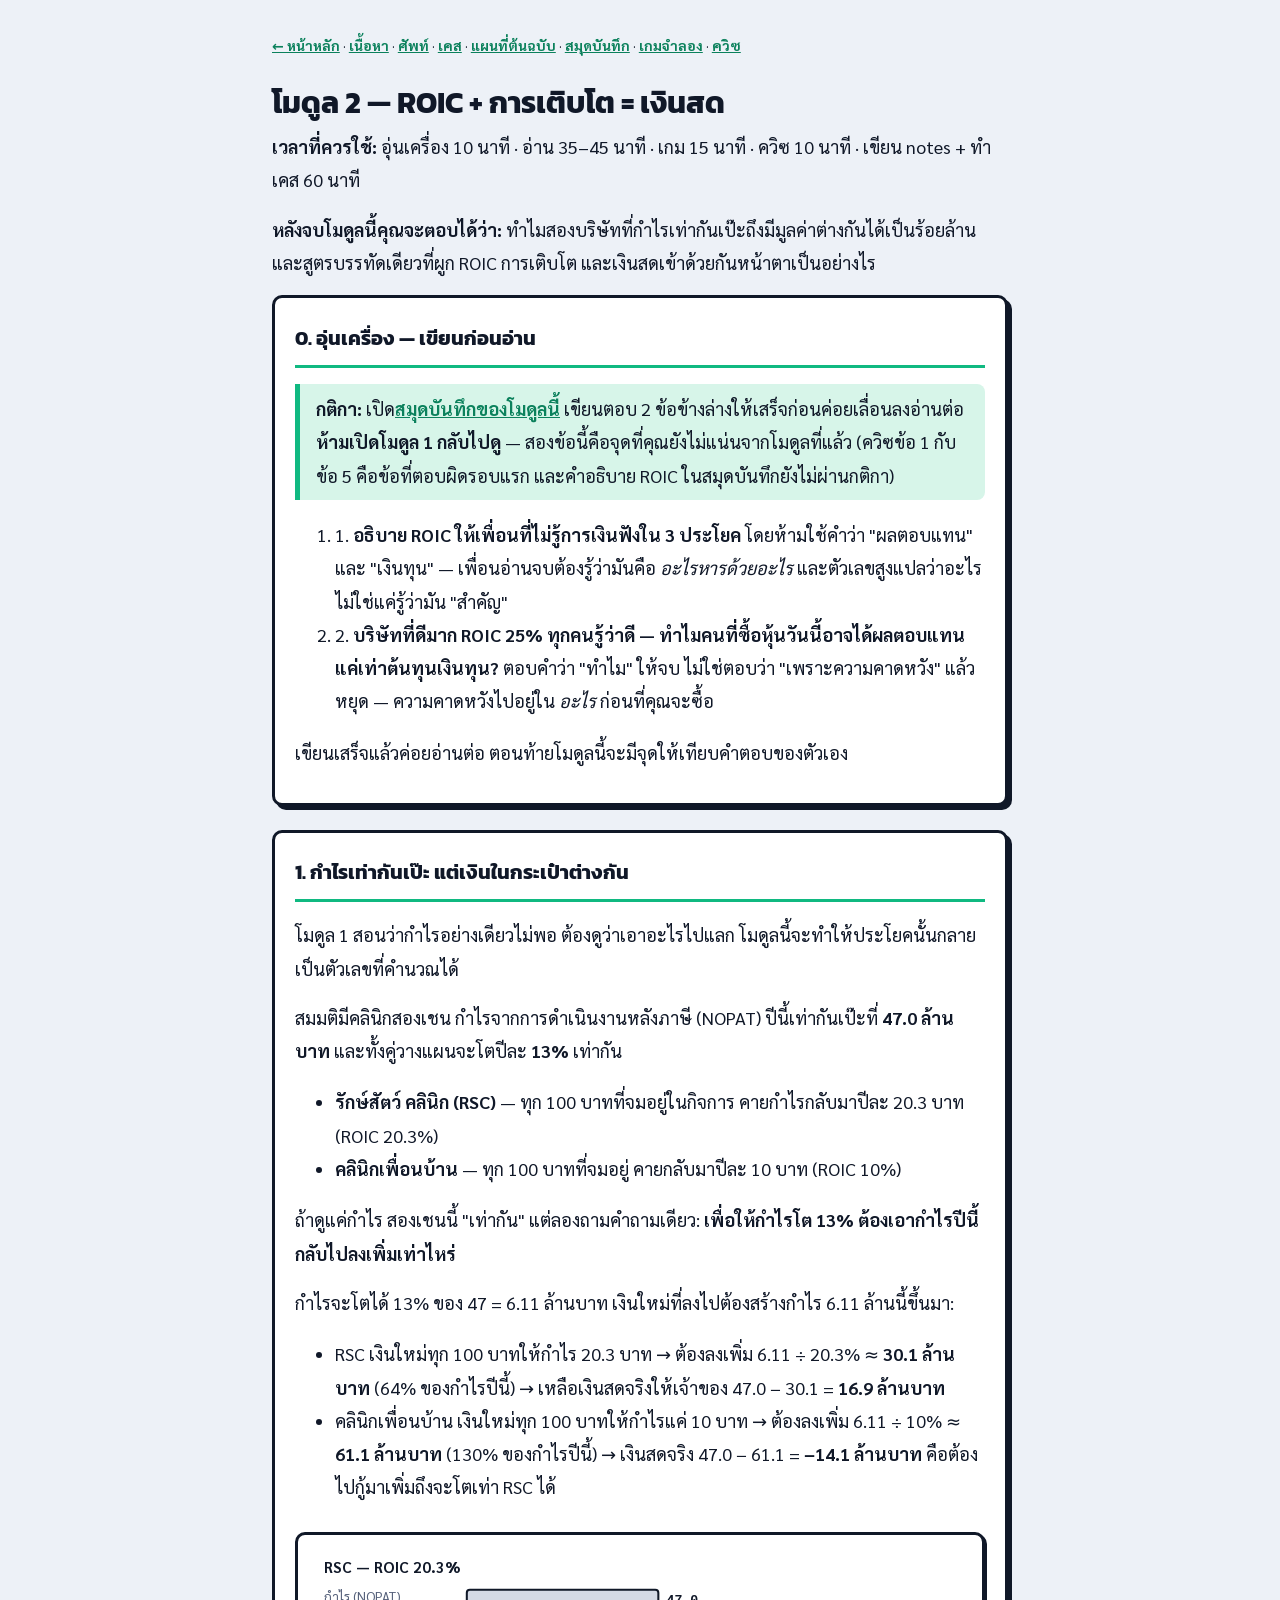
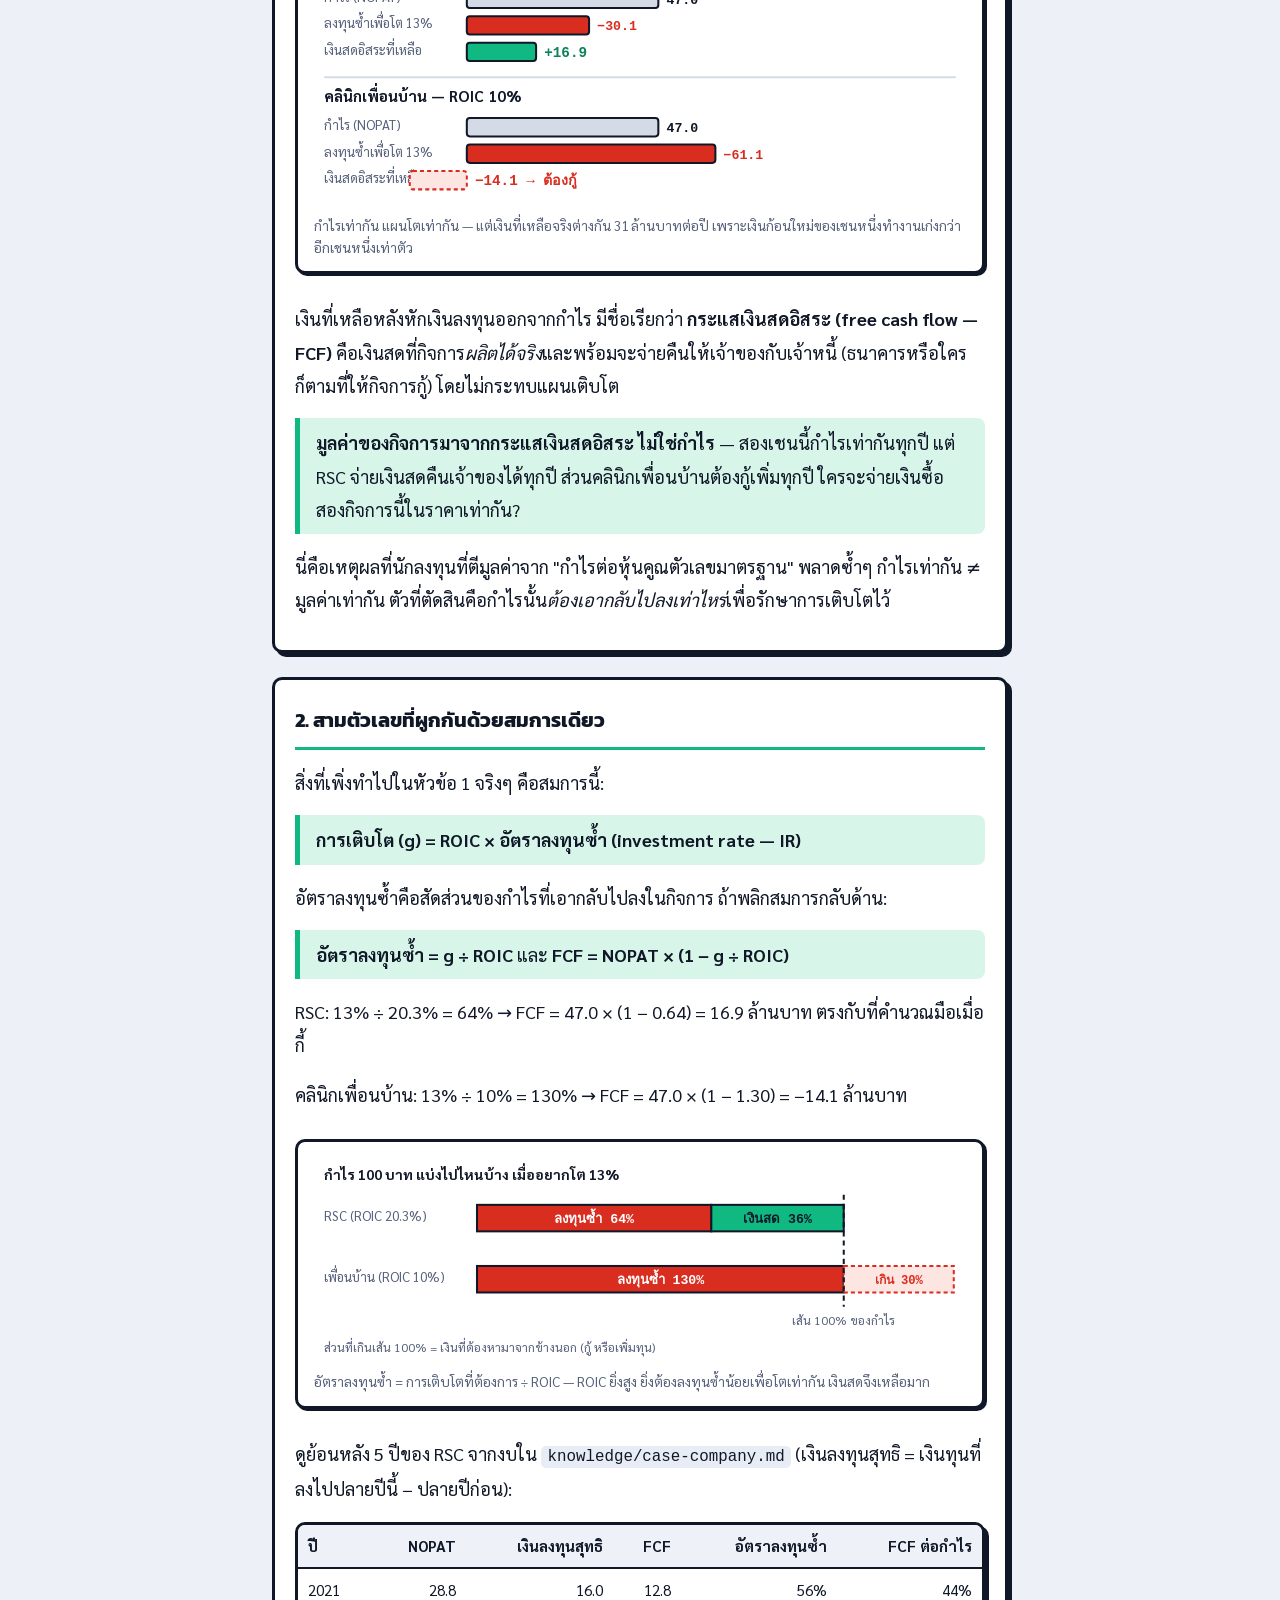
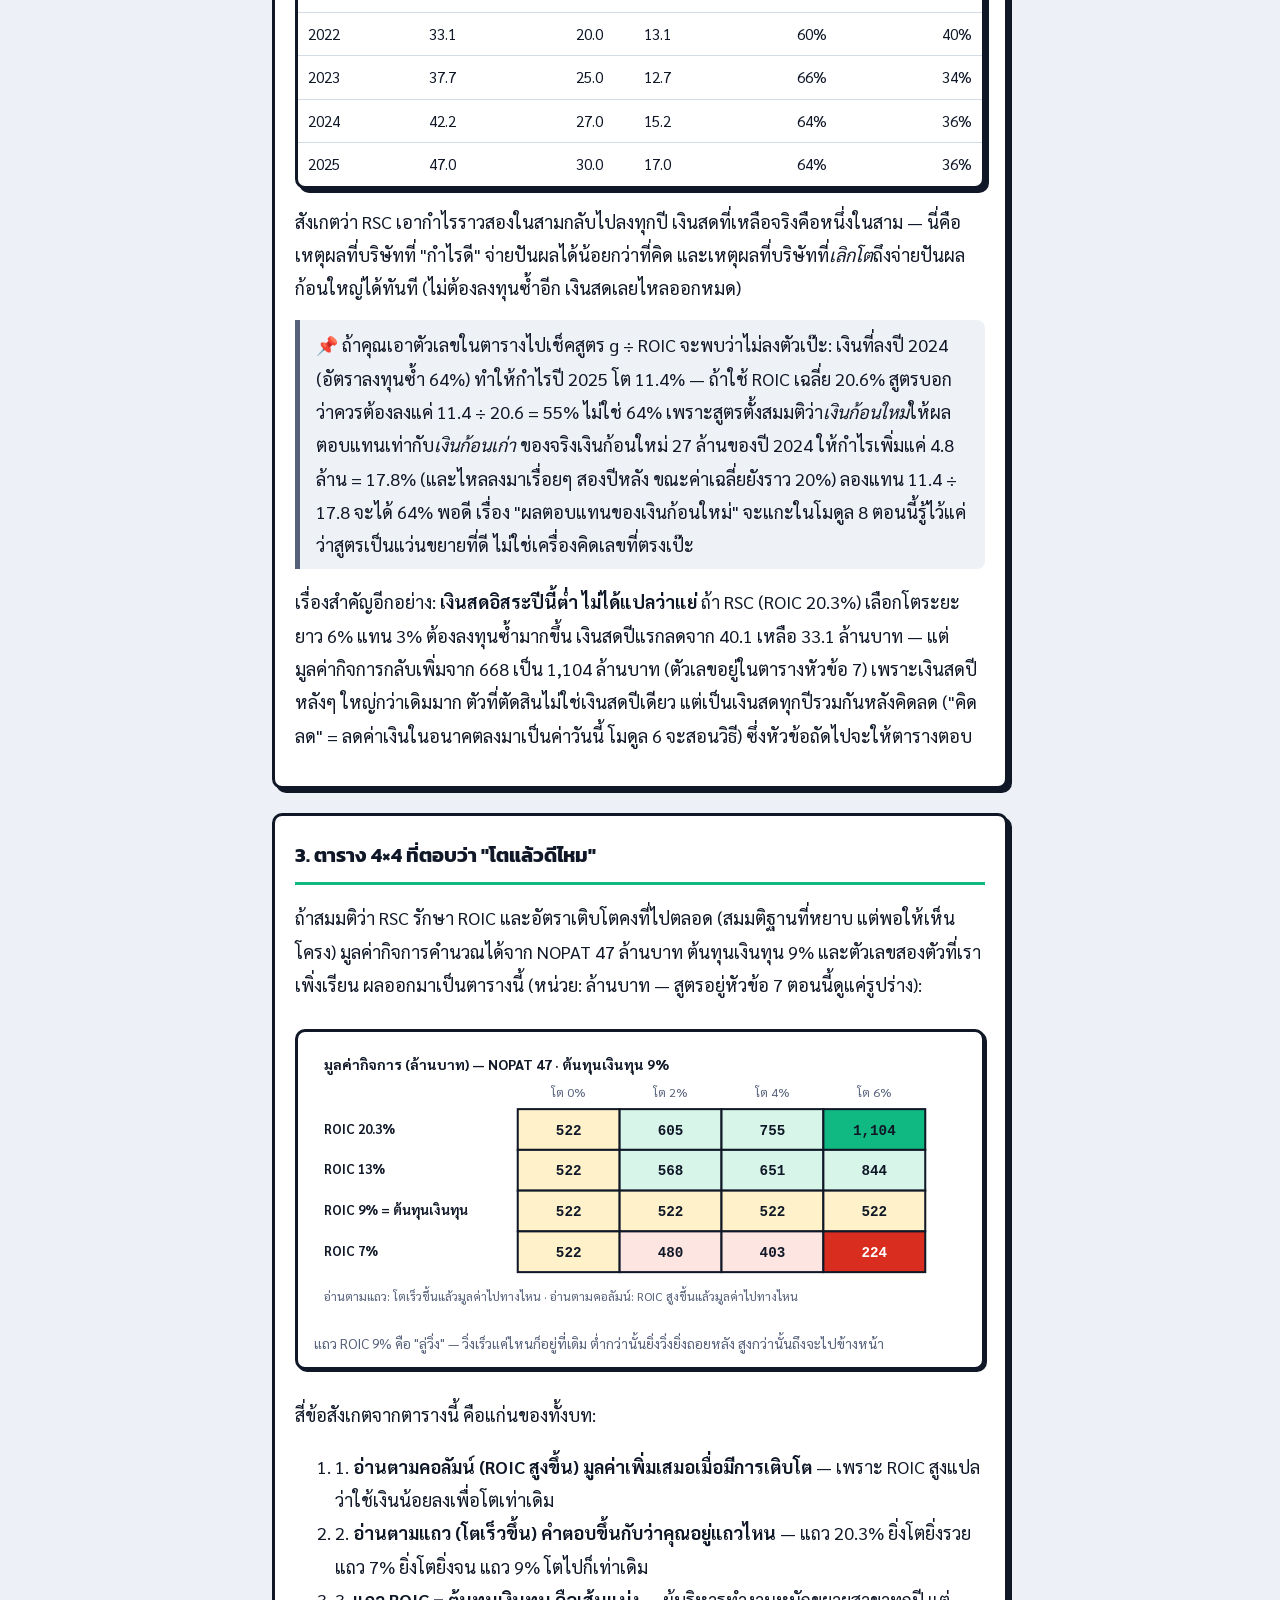
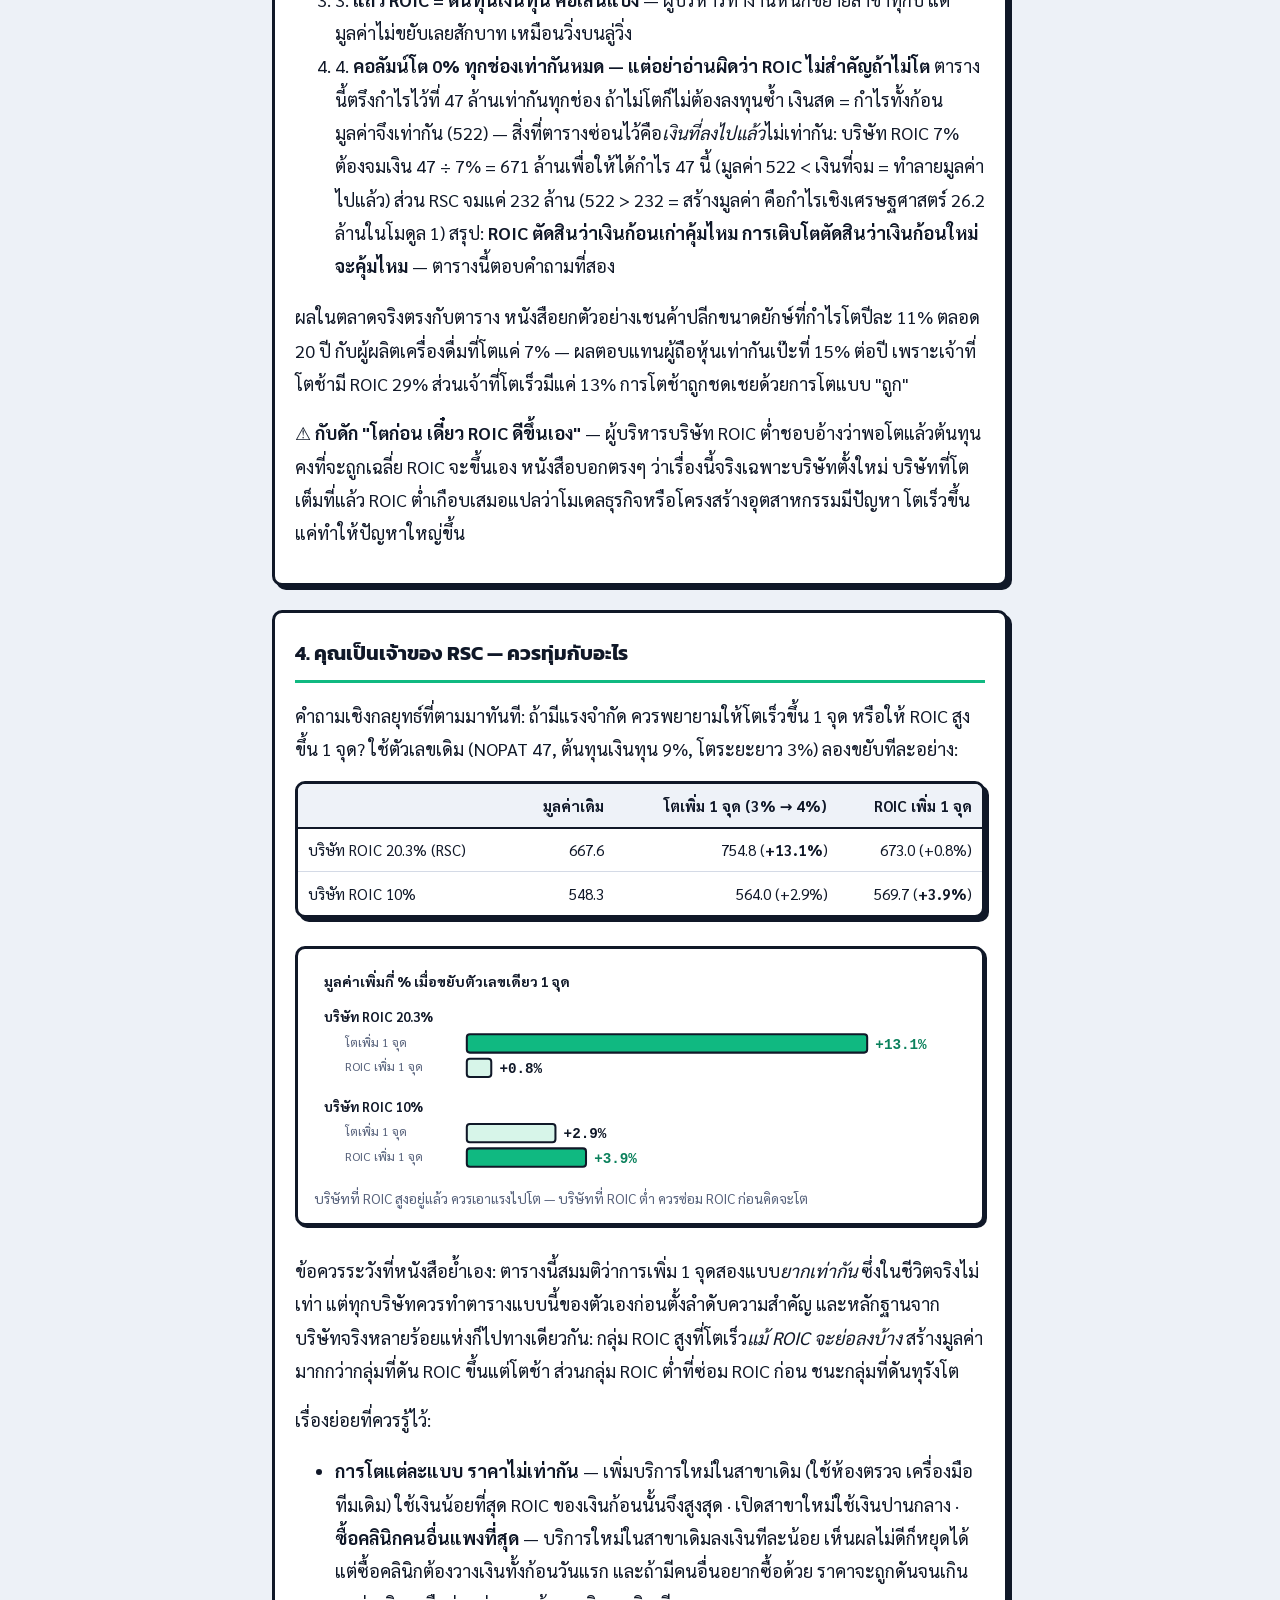
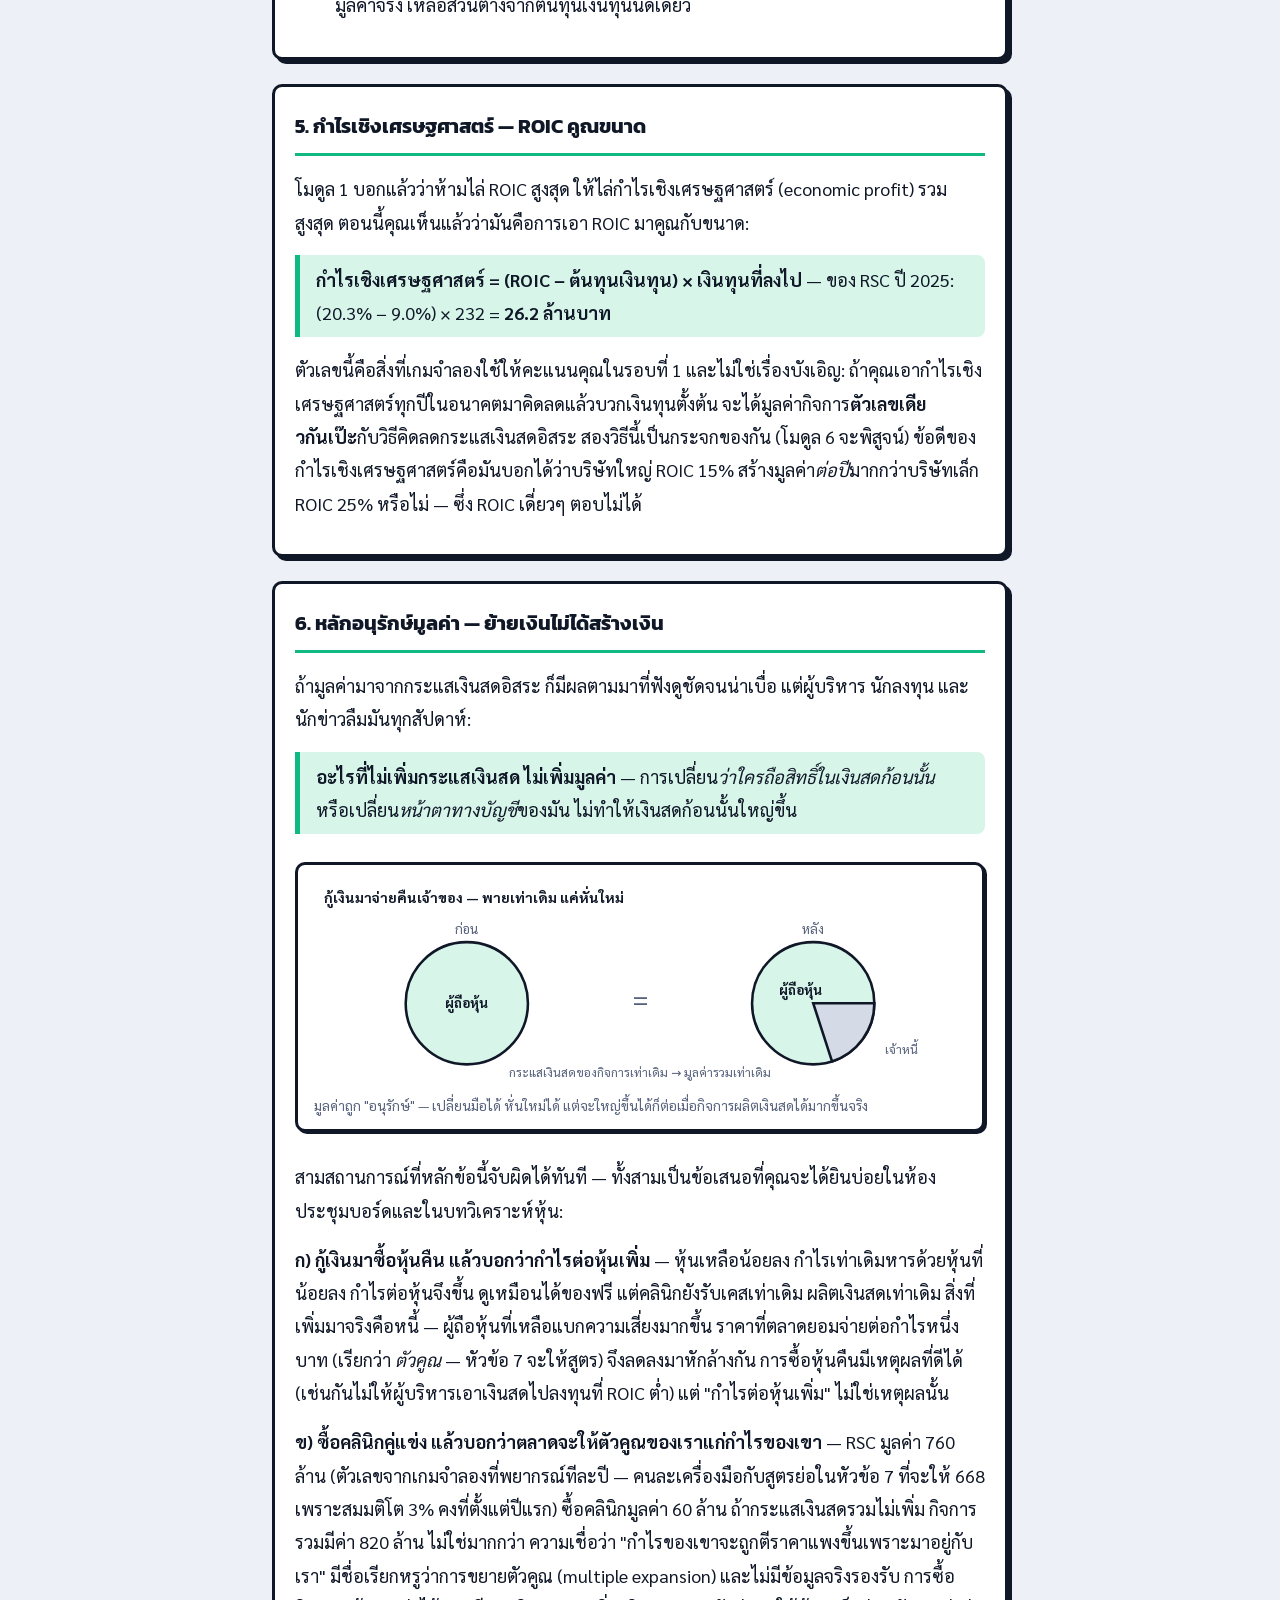
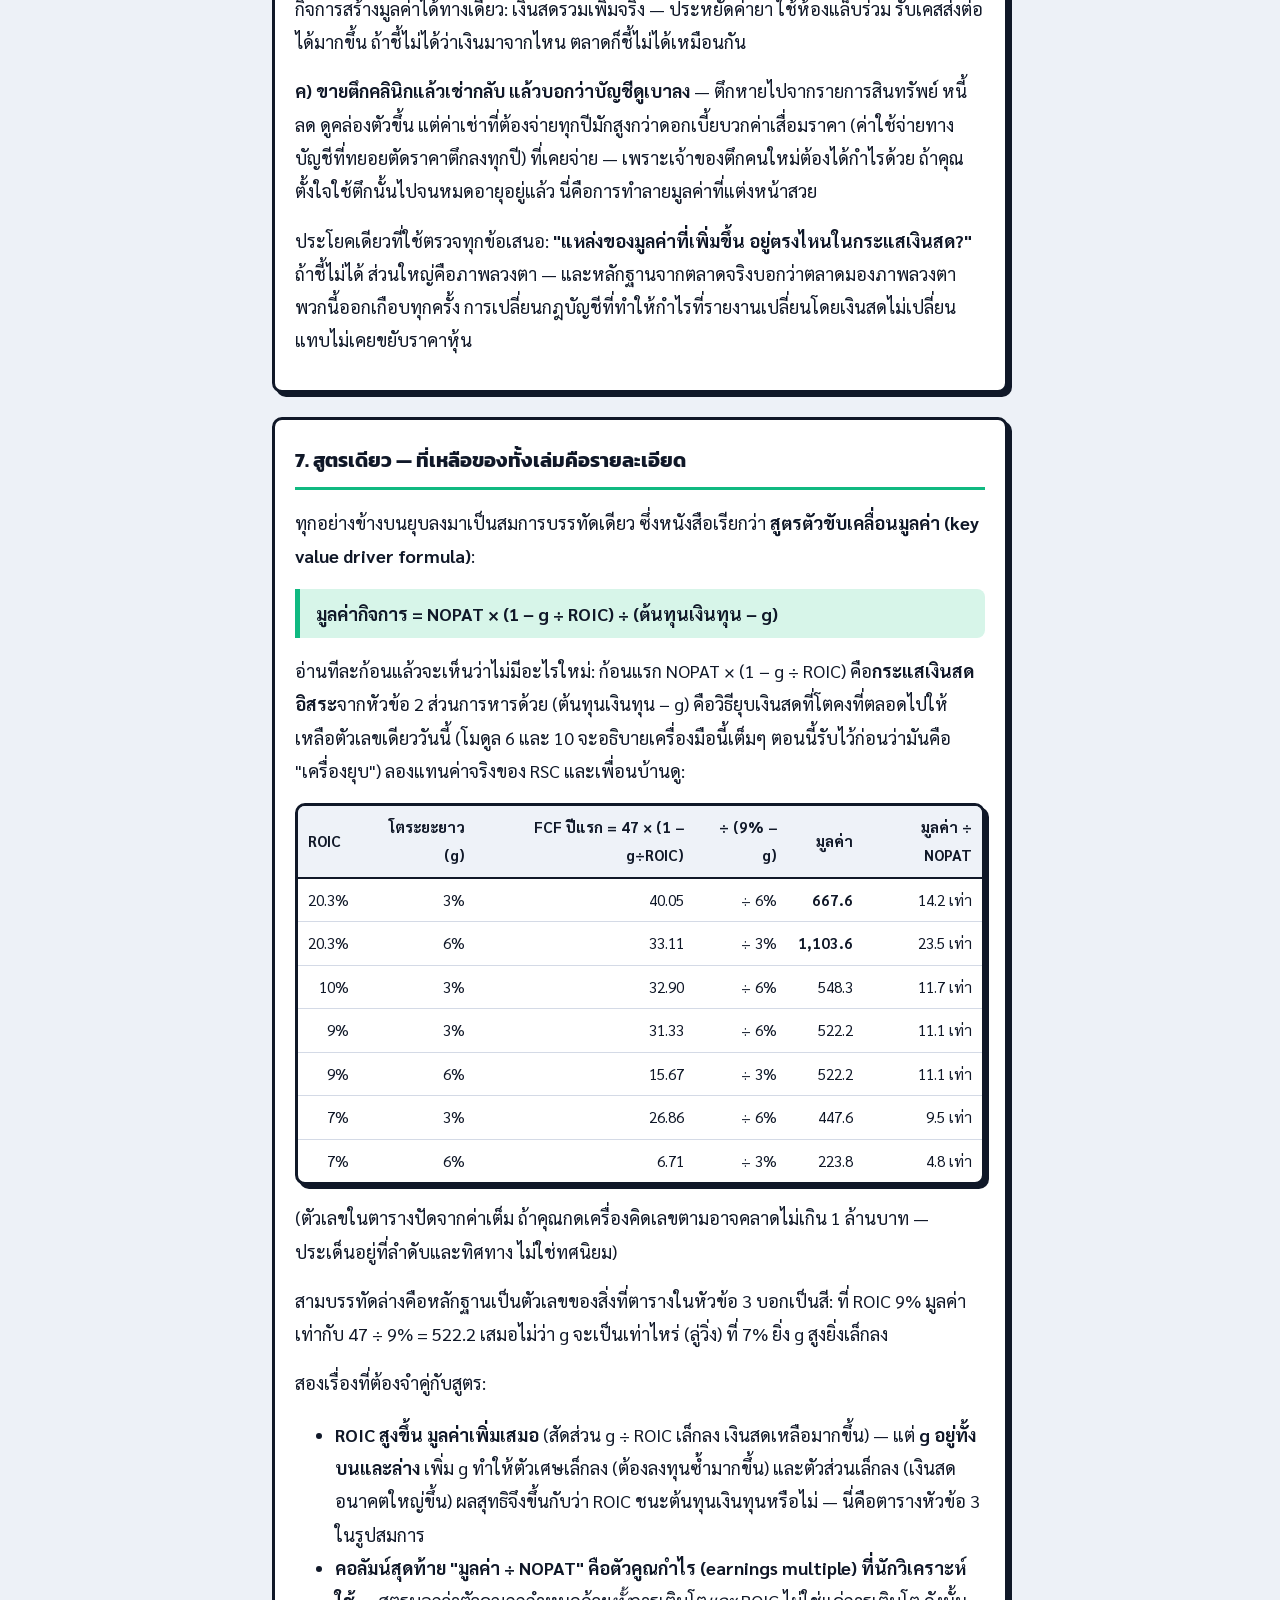
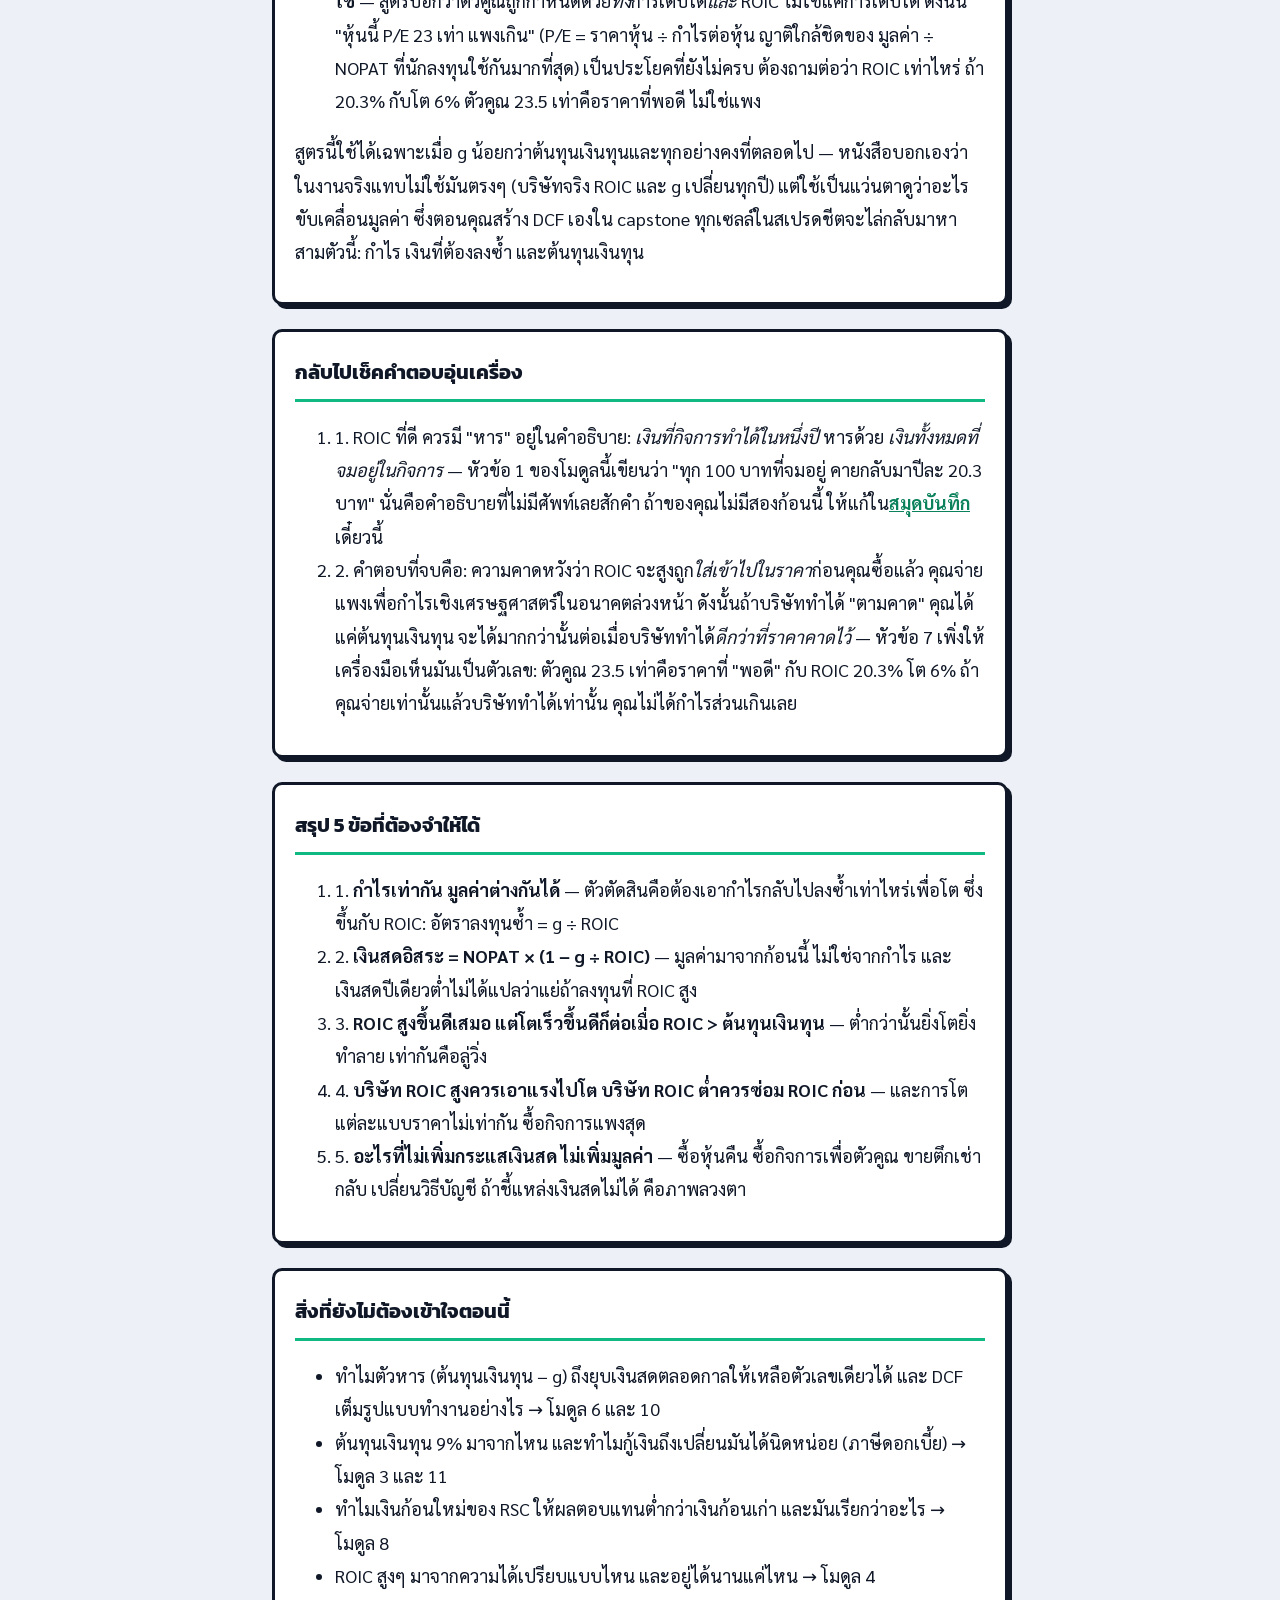
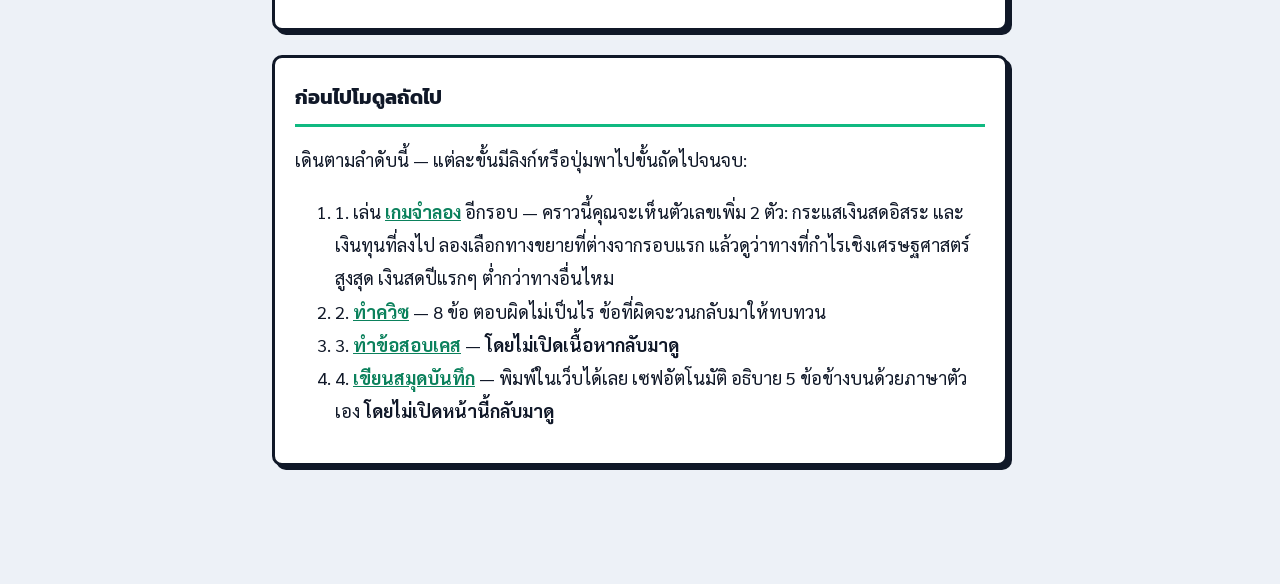
<file: modules/02-roic-growth-cashflow/concept.html>
<!doctype html>
<html lang="th">
<head>
<meta charset="utf-8">
<meta name="viewport" content="width=device-width, initial-scale=1">
<title>โมดูล 2 — ROIC + การเติบโต = เงินสด</title>
<link rel="stylesheet" href="../../engine/style.css">
<style>
  /* หน้าอ่านยาว: คอลัมน์แคบกว่าหน้าอื่นเพื่อไม่ให้บรรทัดยาวเกินสายตา */
  .wrap { max-width: 46rem; }
  section.card { margin: 0 0 1.5rem; }
  section.card > h2 { margin: .2rem 0 1rem; padding-bottom: .5rem; border-bottom: 3px solid var(--accent); }
  details { border:3px solid var(--ink); border-radius:10px; box-shadow:var(--shadow-sm); padding:.8rem 1rem; margin:1rem 0; background:var(--panel); }
  summary { cursor:pointer; font-weight:700; }
  blockquote { border-left:5px solid var(--accent); background:var(--accent-soft); border-radius:0 8px 8px 0; margin:1rem 0; padding:.5rem 1rem; }
  blockquote.warn { border-left-color:#d97706; background:var(--warn-soft); }
  blockquote.pin  { border-left-color:var(--muted); background:#eef1f6; }
  hr { border:none; border-top:3px solid var(--ink); margin:2rem 0; }
</style>
</head>
<body>
<div class="wrap">
<nav class="small" style="margin-bottom:1.5rem">
  <a href="../../index.html">← หน้าหลัก</a> · <a href="concept.html">เนื้อหา</a> · <a href="glossary.html">ศัพท์</a> · <a href="case.html">เคส</a> · <a href="source-map.html">แผนที่ต้นฉบับ</a> · <a href="notes.html">สมุดบันทึก</a> · <a href="../../sim/sim.html">เกมจำลอง</a> · <a href="quiz.html">ควิซ</a>
</nav>
<h1>โมดูล 2 — ROIC + การเติบโต = เงินสด</h1>
<p><strong>เวลาที่ควรใช้:</strong> อุ่นเครื่อง 10 นาที · อ่าน 35–45 นาที · เกม 15 นาที · ควิซ 10 นาที · เขียน notes + ทำเคส 60 นาที</p>
<p><strong>หลังจบโมดูลนี้คุณจะตอบได้ว่า:</strong> ทำไมสองบริษัทที่กำไรเท่ากันเป๊ะถึงมีมูลค่าต่างกันได้เป็นร้อยล้าน และสูตรบรรทัดเดียวที่ผูก ROIC การเติบโต และเงินสดเข้าด้วยกันหน้าตาเป็นอย่างไร</p>
<section class="card"><h2>0. อุ่นเครื่อง — เขียนก่อนอ่าน</h2>
<blockquote><strong>กติกา:</strong> เปิด<a href="notes.html#warmup">สมุดบันทึกของโมดูลนี้</a> เขียนตอบ 2 ข้อข้างล่างให้เสร็จก่อนค่อยเลื่อนลงอ่านต่อ <strong>ห้ามเปิดโมดูล 1 กลับไปดู</strong> — สองข้อนี้คือจุดที่คุณยังไม่แน่นจากโมดูลที่แล้ว (ควิซข้อ 1 กับข้อ 5 คือข้อที่ตอบผิดรอบแรก และคำอธิบาย ROIC ในสมุดบันทึกยังไม่ผ่านกติกา)</blockquote>
<ol><li>1. <strong>อธิบาย ROIC ให้เพื่อนที่ไม่รู้การเงินฟังใน 3 ประโยค</strong> โดยห้ามใช้คำว่า "ผลตอบแทน" และ "เงินทุน" — เพื่อนอ่านจบต้องรู้ว่ามันคือ <em>อะไรหารด้วยอะไร</em> และตัวเลขสูงแปลว่าอะไร ไม่ใช่แค่รู้ว่ามัน "สำคัญ"</li><li>2. <strong>บริษัทที่ดีมาก ROIC 25% ทุกคนรู้ว่าดี — ทำไมคนที่ซื้อหุ้นวันนี้อาจได้ผลตอบแทนแค่เท่าต้นทุนเงินทุน?</strong> ตอบคำว่า "ทำไม" ให้จบ ไม่ใช่ตอบว่า "เพราะความคาดหวัง" แล้วหยุด — ความคาดหวังไปอยู่ใน <em>อะไร</em> ก่อนที่คุณจะซื้อ</li></ol>
<p>เขียนเสร็จแล้วค่อยอ่านต่อ ตอนท้ายโมดูลนี้จะมีจุดให้เทียบคำตอบของตัวเอง</p></section>
<section class="card"><h2>1. กำไรเท่ากันเป๊ะ แต่เงินในกระเป๋าต่างกัน</h2>
<p>โมดูล 1 สอนว่ากำไรอย่างเดียวไม่พอ ต้องดูว่าเอาอะไรไปแลก โมดูลนี้จะทำให้ประโยคนั้นกลายเป็นตัวเลขที่คำนวณได้</p>
<p>สมมติมีคลินิกสองเชน กำไรจากการดำเนินงานหลังภาษี (NOPAT) ปีนี้เท่ากันเป๊ะที่ <strong>47.0 ล้านบาท</strong> และทั้งคู่วางแผนจะโตปีละ <strong>13%</strong> เท่ากัน</p>
<ul><li><strong>รักษ์สัตว์ คลินิก (RSC)</strong> — ทุก 100 บาทที่จมอยู่ในกิจการ คายกำไรกลับมาปีละ 20.3 บาท (ROIC 20.3%)</li><li><strong>คลินิกเพื่อนบ้าน</strong> — ทุก 100 บาทที่จมอยู่ คายกลับมาปีละ 10 บาท (ROIC 10%)</li></ul>
<p>ถ้าดูแค่กำไร สองเชนนี้ "เท่ากัน" แต่ลองถามคำถามเดียว: <strong>เพื่อให้กำไรโต 13% ต้องเอากำไรปีนี้กลับไปลงเพิ่มเท่าไหร่</strong></p>
<p>กำไรจะโตได้ 13% ของ 47 = 6.11 ล้านบาท เงินใหม่ที่ลงไปต้องสร้างกำไร 6.11 ล้านนี้ขึ้นมา:</p>
<ul><li>RSC เงินใหม่ทุก 100 บาทให้กำไร 20.3 บาท → ต้องลงเพิ่ม 6.11 ÷ 20.3% ≈ <strong>30.1 ล้านบาท</strong> (64% ของกำไรปีนี้) → เหลือเงินสดจริงให้เจ้าของ 47.0 − 30.1 = <strong>16.9 ล้านบาท</strong></li><li>คลินิกเพื่อนบ้าน เงินใหม่ทุก 100 บาทให้กำไรแค่ 10 บาท → ต้องลงเพิ่ม 6.11 ÷ 10% ≈ <strong>61.1 ล้านบาท</strong> (130% ของกำไรปีนี้) → เงินสดจริง 47.0 − 61.1 = <strong>−14.1 ล้านบาท</strong> คือต้องไปกู้มาเพิ่มถึงจะโตเท่า RSC ได้</li></ul>
<figure class="fig">
<svg viewBox="0 0 640 250" role="img" aria-label="สองคลินิกกำไร 47 ล้านบาทเท่ากันและโต 13% เท่ากัน แต่ RSC เหลือเงินสดอิสระ 16.9 ล้าน ขณะที่คลินิกเพื่อนบ้านติดลบ 14.1 ล้าน">
  <text x="10" y="22" font-size="15" font-weight="700" fill="var(--ink)">RSC — ROIC 20.3%</text>
  <text x="10" y="50" font-size="13" fill="var(--muted)">กำไร (NOPAT)</text>
  <rect x="150" y="38" width="188" height="18" rx="3" fill="var(--line-soft)" stroke="var(--ink)" stroke-width="2"/>
  <text x="346" y="52" font-size="13" font-weight="700" fill="var(--ink)" class="num">47.0</text>
  <text x="10" y="76" font-size="13" fill="var(--muted)">ลงทุนซ้ำเพื่อโต 13%</text>
  <rect x="150" y="64" width="120" height="18" rx="3" fill="var(--bad)" stroke="var(--ink)" stroke-width="2"/>
  <text x="278" y="78" font-size="13" font-weight="700" fill="var(--bad)" class="num">−30.1</text>
  <text x="10" y="102" font-size="13" fill="var(--muted)">เงินสดอิสระที่เหลือ</text>
  <rect x="150" y="90" width="68" height="18" rx="3" fill="var(--accent)" stroke="var(--ink)" stroke-width="2"/>
  <text x="226" y="104" font-size="14" font-weight="700" fill="var(--good)" class="num">+16.9</text>

  <line x1="10" y1="124" x2="630" y2="124" stroke="var(--line-soft)" stroke-width="2"/>

  <text x="10" y="148" font-size="15" font-weight="700" fill="var(--ink)">คลินิกเพื่อนบ้าน — ROIC 10%</text>
  <text x="10" y="176" font-size="13" fill="var(--muted)">กำไร (NOPAT)</text>
  <rect x="150" y="164" width="188" height="18" rx="3" fill="var(--line-soft)" stroke="var(--ink)" stroke-width="2"/>
  <text x="346" y="178" font-size="13" font-weight="700" fill="var(--ink)" class="num">47.0</text>
  <text x="10" y="202" font-size="13" fill="var(--muted)">ลงทุนซ้ำเพื่อโต 13%</text>
  <rect x="150" y="190" width="244" height="18" rx="3" fill="var(--bad)" stroke="var(--ink)" stroke-width="2"/>
  <text x="402" y="204" font-size="13" font-weight="700" fill="var(--bad)" class="num">−61.1</text>
  <text x="10" y="228" font-size="13" fill="var(--muted)">เงินสดอิสระที่เหลือ</text>
  <rect x="94" y="216" width="56" height="18" rx="3" fill="var(--bad-soft)" stroke="var(--bad)" stroke-width="2" stroke-dasharray="4 3"/>
  <text x="158" y="230" font-size="14" font-weight="700" fill="var(--bad)" class="num">−14.1 → ต้องกู้</text>
</svg>
<figcaption>กำไรเท่ากัน แผนโตเท่ากัน — แต่เงินที่เหลือจริงต่างกัน 31 ล้านบาทต่อปี เพราะเงินก้อนใหม่ของเชนหนึ่งทำงานเก่งกว่าอีกเชนหนึ่งเท่าตัว</figcaption>
</figure>
<p>เงินที่เหลือหลังหักเงินลงทุนออกจากกำไร มีชื่อเรียกว่า <strong>กระแสเงินสดอิสระ (free cash flow — FCF)</strong> คือเงินสดที่กิจการ<em>ผลิตได้จริง</em>และพร้อมจะจ่ายคืนให้เจ้าของกับเจ้าหนี้ (ธนาคารหรือใครก็ตามที่ให้กิจการกู้) โดยไม่กระทบแผนเติบโต</p>
<blockquote><strong>มูลค่าของกิจการมาจากกระแสเงินสดอิสระ ไม่ใช่กำไร</strong> — สองเชนนี้กำไรเท่ากันทุกปี แต่ RSC จ่ายเงินสดคืนเจ้าของได้ทุกปี ส่วนคลินิกเพื่อนบ้านต้องกู้เพิ่มทุกปี ใครจะจ่ายเงินซื้อสองกิจการนี้ในราคาเท่ากัน?</blockquote>
<p>นี่คือเหตุผลที่นักลงทุนที่ตีมูลค่าจาก "กำไรต่อหุ้นคูณตัวเลขมาตรฐาน" พลาดซ้ำๆ กำไรเท่ากัน ≠ มูลค่าเท่ากัน ตัวที่ตัดสินคือกำไรนั้น<em>ต้องเอากลับไปลงเท่าไหร่</em>เพื่อรักษาการเติบโตไว้</p>
</section>
<section class="card"><h2>2. สามตัวเลขที่ผูกกันด้วยสมการเดียว</h2>
<p>สิ่งที่เพิ่งทำไปในหัวข้อ 1 จริงๆ คือสมการนี้:</p>
<blockquote><strong>การเติบโต (g) = ROIC × อัตราลงทุนซ้ำ (investment rate — IR)</strong></blockquote>
<p>อัตราลงทุนซ้ำคือสัดส่วนของกำไรที่เอากลับไปลงในกิจการ ถ้าพลิกสมการกลับด้าน:</p>
<blockquote><strong>อัตราลงทุนซ้ำ = g ÷ ROIC</strong> และ <strong>FCF = NOPAT × (1 − g ÷ ROIC)</strong></blockquote>
<p>RSC: 13% ÷ 20.3% = 64% → FCF = 47.0 × (1 − 0.64) = 16.9 ล้านบาท ตรงกับที่คำนวณมือเมื่อกี้</p>
<p>คลินิกเพื่อนบ้าน: 13% ÷ 10% = 130% → FCF = 47.0 × (1 − 1.30) = −14.1 ล้านบาท</p>
<figure class="fig">
<svg viewBox="0 0 640 200" role="img" aria-label="แถบ 100% ของกำไร แบ่งเป็นส่วนที่ลงทุนซ้ำกับส่วนที่เป็นเงินสดอิสระ — RSC ลงทุนซ้ำ 64% เหลือ 36% ส่วนคลินิกเพื่อนบ้านต้องลงทุน 130% จึงติดลบ 30%">
  <text x="10" y="22" font-size="14" font-weight="700" fill="var(--ink)">กำไร 100 บาท แบ่งไปไหนบ้าง เมื่ออยากโต 13%</text>
  <text x="10" y="62" font-size="13" fill="var(--muted)">RSC (ROIC 20.3%)</text>
  <rect x="160" y="46" width="230" height="26" fill="var(--bad)" stroke="var(--ink)" stroke-width="2"/>
  <rect x="390" y="46" width="130" height="26" fill="var(--accent)" stroke="var(--ink)" stroke-width="2"/>
  <text x="275" y="64" font-size="13" font-weight="700" fill="var(--panel)" text-anchor="middle" class="num">ลงทุนซ้ำ 64%</text>
  <text x="455" y="64" font-size="13" font-weight="700" fill="var(--ink)" text-anchor="middle" class="num">เงินสด 36%</text>

  <text x="10" y="122" font-size="13" fill="var(--muted)">เพื่อนบ้าน (ROIC 10%)</text>
  <rect x="160" y="106" width="360" height="26" fill="var(--bad)" stroke="var(--ink)" stroke-width="2"/>
  <rect x="520" y="106" width="108" height="26" fill="var(--bad-soft)" stroke="var(--bad)" stroke-width="2" stroke-dasharray="4 3"/>
  <text x="340" y="124" font-size="13" font-weight="700" fill="var(--panel)" text-anchor="middle" class="num">ลงทุนซ้ำ 130%</text>
  <text x="574" y="124" font-size="12" font-weight="700" fill="var(--bad)" text-anchor="middle" class="num">เกิน 30%</text>

  <line x1="520" y1="36" x2="520" y2="146" stroke="var(--ink)" stroke-width="2" stroke-dasharray="5 4"/>
  <text x="520" y="164" font-size="12" fill="var(--muted)" text-anchor="middle">เส้น 100% ของกำไร</text>
  <text x="10" y="190" font-size="12" fill="var(--muted)">ส่วนที่เกินเส้น 100% = เงินที่ต้องหามาจากข้างนอก (กู้ หรือเพิ่มทุน)</text>
</svg>
<figcaption>อัตราลงทุนซ้ำ = การเติบโตที่ต้องการ ÷ ROIC — ROIC ยิ่งสูง ยิ่งต้องลงทุนซ้ำน้อยเพื่อโตเท่ากัน เงินสดจึงเหลือมาก</figcaption>
</figure>
<p>ดูย้อนหลัง 5 ปีของ RSC จากงบใน <code>knowledge/case-company.md</code> (เงินลงทุนสุทธิ = เงินทุนที่ลงไปปลายปีนี้ − ปลายปีก่อน):</p>
<table><thead><tr><th>ปี</th><th>NOPAT</th><th>เงินลงทุนสุทธิ</th><th>FCF</th><th>อัตราลงทุนซ้ำ</th><th>FCF ต่อกำไร</th></tr></thead><tbody><tr><td style="text-align:left">2021</td><td style="text-align:right">28.8</td><td style="text-align:right">16.0</td><td style="text-align:right">12.8</td><td style="text-align:right">56%</td><td style="text-align:right">44%</td></tr><tr><td style="text-align:left">2022</td><td style="text-align:right">33.1</td><td style="text-align:right">20.0</td><td style="text-align:right">13.1</td><td style="text-align:right">60%</td><td style="text-align:right">40%</td></tr><tr><td style="text-align:left">2023</td><td style="text-align:right">37.7</td><td style="text-align:right">25.0</td><td style="text-align:right">12.7</td><td style="text-align:right">66%</td><td style="text-align:right">34%</td></tr><tr><td style="text-align:left">2024</td><td style="text-align:right">42.2</td><td style="text-align:right">27.0</td><td style="text-align:right">15.2</td><td style="text-align:right">64%</td><td style="text-align:right">36%</td></tr><tr><td style="text-align:left">2025</td><td style="text-align:right">47.0</td><td style="text-align:right">30.0</td><td style="text-align:right">17.0</td><td style="text-align:right">64%</td><td style="text-align:right">36%</td></tr></tbody></table>
<p>สังเกตว่า RSC เอากำไรราวสองในสามกลับไปลงทุกปี เงินสดที่เหลือจริงคือหนึ่งในสาม — นี่คือเหตุผลที่บริษัทที่ "กำไรดี" จ่ายปันผลได้น้อยกว่าที่คิด และเหตุผลที่บริษัทที่<em>เลิกโต</em>ถึงจ่ายปันผลก้อนใหญ่ได้ทันที (ไม่ต้องลงทุนซ้ำอีก เงินสดเลยไหลออกหมด)</p>
<blockquote class="pin">📌 ถ้าคุณเอาตัวเลขในตารางไปเช็คสูตร g ÷ ROIC จะพบว่าไม่ลงตัวเป๊ะ: เงินที่ลงปี 2024 (อัตราลงทุนซ้ำ 64%) ทำให้กำไรปี 2025 โต 11.4% — ถ้าใช้ ROIC เฉลี่ย 20.6% สูตรบอกว่าควรต้องลงแค่ 11.4 ÷ 20.6 = 55% ไม่ใช่ 64% เพราะสูตรตั้งสมมติว่า<em>เงินก้อนใหม่</em>ให้ผลตอบแทนเท่ากับ<em>เงินก้อนเก่า</em> ของจริงเงินก้อนใหม่ 27 ล้านของปี 2024 ให้กำไรเพิ่มแค่ 4.8 ล้าน = 17.8% (และไหลลงมาเรื่อยๆ สองปีหลัง ขณะค่าเฉลี่ยยังราว 20%) ลองแทน 11.4 ÷ 17.8 จะได้ 64% พอดี เรื่อง "ผลตอบแทนของเงินก้อนใหม่" จะแกะในโมดูล 8 ตอนนี้รู้ไว้แค่ว่าสูตรเป็นแว่นขยายที่ดี ไม่ใช่เครื่องคิดเลขที่ตรงเป๊ะ</blockquote>
<p>เรื่องสำคัญอีกอย่าง: <strong>เงินสดอิสระปีนี้ต่ำ ไม่ได้แปลว่าแย่</strong> ถ้า RSC (ROIC 20.3%) เลือกโตระยะยาว 6% แทน 3% ต้องลงทุนซ้ำมากขึ้น เงินสดปีแรกลดจาก 40.1 เหลือ 33.1 ล้านบาท — แต่มูลค่ากิจการกลับเพิ่มจาก 668 เป็น 1,104 ล้านบาท (ตัวเลขอยู่ในตารางหัวข้อ 7) เพราะเงินสดปีหลังๆ ใหญ่กว่าเดิมมาก ตัวที่ตัดสินไม่ใช่เงินสดปีเดียว แต่เป็นเงินสดทุกปีรวมกันหลังคิดลด ("คิดลด" = ลดค่าเงินในอนาคตลงมาเป็นค่าวันนี้ โมดูล 6 จะสอนวิธี) ซึ่งหัวข้อถัดไปจะให้ตารางตอบ</p>
</section>
<section class="card"><h2>3. ตาราง 4×4 ที่ตอบว่า "โตแล้วดีไหม"</h2>
<p>ถ้าสมมติว่า RSC รักษา ROIC และอัตราเติบโตคงที่ไปตลอด (สมมติฐานที่หยาบ แต่พอให้เห็นโครง) มูลค่ากิจการคำนวณได้จาก NOPAT 47 ล้านบาท ต้นทุนเงินทุน 9% และตัวเลขสองตัวที่เราเพิ่งเรียน ผลออกมาเป็นตารางนี้ (หน่วย: ล้านบาท — สูตรอยู่หัวข้อ 7 ตอนนี้ดูแค่รูปร่าง):</p>
<figure class="fig">
<svg viewBox="0 0 640 270" role="img" aria-label="ตารางมูลค่ากิจการตาม ROIC และอัตราเติบโต — ที่ ROIC 9% เท่าต้นทุนเงินทุน มูลค่าคงที่ 522 ไม่ว่าโตเท่าไหร่ ที่ ROIC 7% ยิ่งโตยิ่งลด ที่ ROIC 13% และ 20.3% ยิ่งโตยิ่งเพิ่ม">
  <text x="10" y="22" font-size="14" font-weight="700" fill="var(--ink)">มูลค่ากิจการ (ล้านบาท) — NOPAT 47 · ต้นทุนเงินทุน 9%</text>
  <text x="250" y="48" font-size="12" fill="var(--muted)" text-anchor="middle">โต 0%</text>
  <text x="350" y="48" font-size="12" fill="var(--muted)" text-anchor="middle">โต 2%</text>
  <text x="450" y="48" font-size="12" fill="var(--muted)" text-anchor="middle">โต 4%</text>
  <text x="550" y="48" font-size="12" fill="var(--muted)" text-anchor="middle">โต 6%</text>

  <text x="10" y="84" font-size="13" font-weight="700" fill="var(--ink)">ROIC 20.3%</text>
  <rect x="200" y="60" width="100" height="40" fill="var(--warn-soft)" stroke="var(--ink)" stroke-width="2"/>
  <rect x="300" y="60" width="100" height="40" fill="var(--accent-soft)" stroke="var(--ink)" stroke-width="2"/>
  <rect x="400" y="60" width="100" height="40" fill="var(--accent-soft)" stroke="var(--ink)" stroke-width="2"/>
  <rect x="500" y="60" width="100" height="40" fill="var(--accent)" stroke="var(--ink)" stroke-width="2"/>
  <text x="250" y="85" font-size="14" font-weight="700" fill="var(--ink)" text-anchor="middle" class="num">522</text>
  <text x="350" y="85" font-size="14" font-weight="700" fill="var(--ink)" text-anchor="middle" class="num">605</text>
  <text x="450" y="85" font-size="14" font-weight="700" fill="var(--ink)" text-anchor="middle" class="num">755</text>
  <text x="550" y="85" font-size="14" font-weight="700" fill="var(--ink)" text-anchor="middle" class="num">1,104</text>

  <text x="10" y="124" font-size="13" font-weight="700" fill="var(--ink)">ROIC 13%</text>
  <rect x="200" y="100" width="100" height="40" fill="var(--warn-soft)" stroke="var(--ink)" stroke-width="2"/>
  <rect x="300" y="100" width="100" height="40" fill="var(--accent-soft)" stroke="var(--ink)" stroke-width="2"/>
  <rect x="400" y="100" width="100" height="40" fill="var(--accent-soft)" stroke="var(--ink)" stroke-width="2"/>
  <rect x="500" y="100" width="100" height="40" fill="var(--accent-soft)" stroke="var(--ink)" stroke-width="2"/>
  <text x="250" y="125" font-size="14" font-weight="700" fill="var(--ink)" text-anchor="middle" class="num">522</text>
  <text x="350" y="125" font-size="14" font-weight="700" fill="var(--ink)" text-anchor="middle" class="num">568</text>
  <text x="450" y="125" font-size="14" font-weight="700" fill="var(--ink)" text-anchor="middle" class="num">651</text>
  <text x="550" y="125" font-size="14" font-weight="700" fill="var(--ink)" text-anchor="middle" class="num">844</text>

  <text x="10" y="164" font-size="13" font-weight="700" fill="var(--ink)">ROIC 9% = ต้นทุนเงินทุน</text>
  <rect x="200" y="140" width="100" height="40" fill="var(--warn-soft)" stroke="var(--ink)" stroke-width="2"/>
  <rect x="300" y="140" width="100" height="40" fill="var(--warn-soft)" stroke="var(--ink)" stroke-width="2"/>
  <rect x="400" y="140" width="100" height="40" fill="var(--warn-soft)" stroke="var(--ink)" stroke-width="2"/>
  <rect x="500" y="140" width="100" height="40" fill="var(--warn-soft)" stroke="var(--ink)" stroke-width="2"/>
  <text x="250" y="165" font-size="14" font-weight="700" fill="var(--ink)" text-anchor="middle" class="num">522</text>
  <text x="350" y="165" font-size="14" font-weight="700" fill="var(--ink)" text-anchor="middle" class="num">522</text>
  <text x="450" y="165" font-size="14" font-weight="700" fill="var(--ink)" text-anchor="middle" class="num">522</text>
  <text x="550" y="165" font-size="14" font-weight="700" fill="var(--ink)" text-anchor="middle" class="num">522</text>

  <text x="10" y="204" font-size="13" font-weight="700" fill="var(--ink)">ROIC 7%</text>
  <rect x="200" y="180" width="100" height="40" fill="var(--warn-soft)" stroke="var(--ink)" stroke-width="2"/>
  <rect x="300" y="180" width="100" height="40" fill="var(--bad-soft)" stroke="var(--ink)" stroke-width="2"/>
  <rect x="400" y="180" width="100" height="40" fill="var(--bad-soft)" stroke="var(--ink)" stroke-width="2"/>
  <rect x="500" y="180" width="100" height="40" fill="var(--bad)" stroke="var(--ink)" stroke-width="2"/>
  <text x="250" y="205" font-size="14" font-weight="700" fill="var(--ink)" text-anchor="middle" class="num">522</text>
  <text x="350" y="205" font-size="14" font-weight="700" fill="var(--ink)" text-anchor="middle" class="num">480</text>
  <text x="450" y="205" font-size="14" font-weight="700" fill="var(--ink)" text-anchor="middle" class="num">403</text>
  <text x="550" y="205" font-size="14" font-weight="700" fill="var(--panel)" text-anchor="middle" class="num">224</text>

  <text x="10" y="248" font-size="12" fill="var(--muted)">อ่านตามแถว: โตเร็วขึ้นแล้วมูลค่าไปทางไหน · อ่านตามคอลัมน์: ROIC สูงขึ้นแล้วมูลค่าไปทางไหน</text>
</svg>
<figcaption>แถว ROIC 9% คือ "ลู่วิ่ง" — วิ่งเร็วแค่ไหนก็อยู่ที่เดิม ต่ำกว่านั้นยิ่งวิ่งยิ่งถอยหลัง สูงกว่านั้นถึงจะไปข้างหน้า</figcaption>
</figure>
<p>สี่ข้อสังเกตจากตารางนี้ คือแก่นของทั้งบท:</p>
<ol><li>1. <strong>อ่านตามคอลัมน์ (ROIC สูงขึ้น) มูลค่าเพิ่มเสมอเมื่อมีการเติบโต</strong> — เพราะ ROIC สูงแปลว่าใช้เงินน้อยลงเพื่อโตเท่าเดิม</li><li>2. <strong>อ่านตามแถว (โตเร็วขึ้น) คำตอบขึ้นกับว่าคุณอยู่แถวไหน</strong> — แถว 20.3% ยิ่งโตยิ่งรวย แถว 7% ยิ่งโตยิ่งจน แถว 9% โตไปก็เท่าเดิม</li><li>3. <strong>แถว ROIC = ต้นทุนเงินทุน คือเส้นแบ่ง</strong> — ผู้บริหารทำงานหนักขยายสาขาทุกปี แต่มูลค่าไม่ขยับเลยสักบาท เหมือนวิ่งบนลู่วิ่ง</li><li>4. <strong>คอลัมน์โต 0% ทุกช่องเท่ากันหมด — แต่อย่าอ่านผิดว่า ROIC ไม่สำคัญถ้าไม่โต</strong> ตารางนี้ตรึงกำไรไว้ที่ 47 ล้านเท่ากันทุกช่อง ถ้าไม่โตก็ไม่ต้องลงทุนซ้ำ เงินสด = กำไรทั้งก้อน มูลค่าจึงเท่ากัน (522) — สิ่งที่ตารางซ่อนไว้คือ<em>เงินที่ลงไปแล้ว</em>ไม่เท่ากัน: บริษัท ROIC 7% ต้องจมเงิน 47 ÷ 7% = 671 ล้านเพื่อให้ได้กำไร 47 นี้ (มูลค่า 522 &lt; เงินที่จม = ทำลายมูลค่าไปแล้ว) ส่วน RSC จมแค่ 232 ล้าน (522 &gt; 232 = สร้างมูลค่า คือกำไรเชิงเศรษฐศาสตร์ 26.2 ล้านในโมดูล 1) สรุป: <strong>ROIC ตัดสินว่าเงินก้อนเก่าคุ้มไหม การเติบโตตัดสินว่าเงินก้อนใหม่จะคุ้มไหม</strong> — ตารางนี้ตอบคำถามที่สอง</li></ol>
<p>ผลในตลาดจริงตรงกับตาราง หนังสือยกตัวอย่างเชนค้าปลีกขนาดยักษ์ที่กำไรโตปีละ 11% ตลอด 20 ปี กับผู้ผลิตเครื่องดื่มที่โตแค่ 7% — ผลตอบแทนผู้ถือหุ้นเท่ากันเป๊ะที่ 15% ต่อปี เพราะเจ้าที่โตช้ามี ROIC 29% ส่วนเจ้าที่โตเร็วมีแค่ 13% การโตช้าถูกชดเชยด้วยการโตแบบ "ถูก"</p>
<p>⚠️ <strong>กับดัก "โตก่อน เดี๋ยว ROIC ดีขึ้นเอง"</strong> — ผู้บริหารบริษัท ROIC ต่ำชอบอ้างว่าพอโตแล้วต้นทุนคงที่จะถูกเฉลี่ย ROIC จะขึ้นเอง หนังสือบอกตรงๆ ว่าเรื่องนี้จริงเฉพาะบริษัทตั้งใหม่ บริษัทที่โตเต็มที่แล้ว ROIC ต่ำเกือบเสมอแปลว่าโมเดลธุรกิจหรือโครงสร้างอุตสาหกรรมมีปัญหา โตเร็วขึ้นแค่ทำให้ปัญหาใหญ่ขึ้น</p>
</section>
<section class="card"><h2>4. คุณเป็นเจ้าของ RSC — ควรทุ่มกับอะไร</h2>
<p>คำถามเชิงกลยุทธ์ที่ตามมาทันที: ถ้ามีแรงจำกัด ควรพยายามให้โตเร็วขึ้น 1 จุด หรือให้ ROIC สูงขึ้น 1 จุด? ใช้ตัวเลขเดิม (NOPAT 47, ต้นทุนเงินทุน 9%, โตระยะยาว 3%) ลองขยับทีละอย่าง:</p>
<table><thead><tr><th></th><th>มูลค่าเดิม</th><th>โตเพิ่ม 1 จุด (3% → 4%)</th><th>ROIC เพิ่ม 1 จุด</th></tr></thead><tbody><tr><td style="text-align:left">บริษัท ROIC 20.3% (RSC)</td><td style="text-align:right">667.6</td><td style="text-align:right">754.8 (<strong>+13.1%</strong>)</td><td style="text-align:right">673.0 (+0.8%)</td></tr><tr><td style="text-align:left">บริษัท ROIC 10%</td><td style="text-align:right">548.3</td><td style="text-align:right">564.0 (+2.9%)</td><td style="text-align:right">569.7 (<strong>+3.9%</strong>)</td></tr></tbody></table>
<figure class="fig">
<svg viewBox="0 0 640 210" role="img" aria-label="เทียบผลต่อมูลค่าเมื่อเพิ่มการเติบโต 1 จุดกับเพิ่ม ROIC 1 จุด — บริษัท ROIC สูงได้ผลจากการโตมากกว่ามาก ส่วนบริษัท ROIC ต่ำได้ผลจากการขึ้น ROIC มากกว่า">
  <text x="10" y="22" font-size="14" font-weight="700" fill="var(--ink)">มูลค่าเพิ่มกี่ % เมื่อขยับตัวเลขเดียว 1 จุด</text>
  <text x="10" y="56" font-size="13" font-weight="700" fill="var(--ink)">บริษัท ROIC 20.3%</text>
  <text x="30" y="80" font-size="12" fill="var(--muted)">โตเพิ่ม 1 จุด</text>
  <rect x="150" y="68" width="393" height="18" rx="3" fill="var(--accent)" stroke="var(--ink)" stroke-width="2"/>
  <text x="551" y="82" font-size="14" font-weight="700" fill="var(--good)" class="num">+13.1%</text>
  <text x="30" y="104" font-size="12" fill="var(--muted)">ROIC เพิ่ม 1 จุด</text>
  <rect x="150" y="92" width="24" height="18" rx="3" fill="var(--accent-soft)" stroke="var(--ink)" stroke-width="2"/>
  <text x="182" y="106" font-size="14" font-weight="700" fill="var(--ink)" class="num">+0.8%</text>

  <text x="10" y="144" font-size="13" font-weight="700" fill="var(--ink)">บริษัท ROIC 10%</text>
  <text x="30" y="168" font-size="12" fill="var(--muted)">โตเพิ่ม 1 จุด</text>
  <rect x="150" y="156" width="87" height="18" rx="3" fill="var(--accent-soft)" stroke="var(--ink)" stroke-width="2"/>
  <text x="245" y="170" font-size="14" font-weight="700" fill="var(--ink)" class="num">+2.9%</text>
  <text x="30" y="192" font-size="12" fill="var(--muted)">ROIC เพิ่ม 1 จุด</text>
  <rect x="150" y="180" width="117" height="18" rx="3" fill="var(--accent)" stroke="var(--ink)" stroke-width="2"/>
  <text x="275" y="194" font-size="14" font-weight="700" fill="var(--good)" class="num">+3.9%</text>
</svg>
<figcaption>บริษัทที่ ROIC สูงอยู่แล้ว ควรเอาแรงไปโต — บริษัทที่ ROIC ต่ำ ควรซ่อม ROIC ก่อนคิดจะโต</figcaption>
</figure>
<p>ข้อควรระวังที่หนังสือย้ำเอง: ตารางนี้สมมติว่าการเพิ่ม 1 จุดสองแบบ<em>ยากเท่ากัน</em> ซึ่งในชีวิตจริงไม่เท่า แต่ทุกบริษัทควรทำตารางแบบนี้ของตัวเองก่อนตั้งลำดับความสำคัญ และหลักฐานจากบริษัทจริงหลายร้อยแห่งก็ไปทางเดียวกัน: กลุ่ม ROIC สูงที่โตเร็ว<em>แม้ ROIC จะย่อลงบ้าง</em> สร้างมูลค่ามากกว่ากลุ่มที่ดัน ROIC ขึ้นแต่โตช้า ส่วนกลุ่ม ROIC ต่ำที่ซ่อม ROIC ก่อน ชนะกลุ่มที่ดันทุรังโต</p>
<p>เรื่องย่อยที่ควรรู้ไว้:</p>
<ul><li><strong>การโตแต่ละแบบ ราคาไม่เท่ากัน</strong> — เพิ่มบริการใหม่ในสาขาเดิม (ใช้ห้องตรวจ เครื่องมือ ทีมเดิม) ใช้เงินน้อยที่สุด ROIC ของเงินก้อนนั้นจึงสูงสุด · เปิดสาขาใหม่ใช้เงินปานกลาง · <strong>ซื้อคลินิกคนอื่นแพงที่สุด</strong> — บริการใหม่ในสาขาเดิมลงเงินทีละน้อย เห็นผลไม่ดีก็หยุดได้ แต่ซื้อคลินิกต้องวางเงินทั้งก้อนวันแรก และถ้ามีคนอื่นอยากซื้อด้วย ราคาจะถูกดันจนเกินมูลค่าจริง เหลือส่วนต่างจากต้นทุนเงินทุนนิดเดียว</li></ul>
</section>
<section class="card"><h2>5. กำไรเชิงเศรษฐศาสตร์ — ROIC คูณขนาด</h2>
<p>โมดูล 1 บอกแล้วว่าห้ามไล่ ROIC สูงสุด ให้ไล่กำไรเชิงเศรษฐศาสตร์ (economic profit) รวมสูงสุด ตอนนี้คุณเห็นแล้วว่ามันคือการเอา ROIC มาคูณกับขนาด:</p>
<blockquote><strong>กำไรเชิงเศรษฐศาสตร์ = (ROIC − ต้นทุนเงินทุน) × เงินทุนที่ลงไป</strong> — ของ RSC ปี 2025: (20.3% − 9.0%) × 232 = <strong>26.2 ล้านบาท</strong></blockquote>
<p>ตัวเลขนี้คือสิ่งที่เกมจำลองใช้ให้คะแนนคุณในรอบที่ 1 และไม่ใช่เรื่องบังเอิญ: ถ้าคุณเอากำไรเชิงเศรษฐศาสตร์ทุกปีในอนาคตมาคิดลดแล้วบวกเงินทุนตั้งต้น จะได้มูลค่ากิจการ<strong>ตัวเลขเดียวกันเป๊ะ</strong>กับวิธีคิดลดกระแสเงินสดอิสระ สองวิธีนี้เป็นกระจกของกัน (โมดูล 6 จะพิสูจน์) ข้อดีของกำไรเชิงเศรษฐศาสตร์คือมันบอกได้ว่าบริษัทใหญ่ ROIC 15% สร้างมูลค่า<em>ต่อปี</em>มากกว่าบริษัทเล็ก ROIC 25% หรือไม่ — ซึ่ง ROIC เดี่ยวๆ ตอบไม่ได้</p>
</section>
<section class="card"><h2>6. หลักอนุรักษ์มูลค่า — ย้ายเงินไม่ได้สร้างเงิน</h2>
<p>ถ้ามูลค่ามาจากกระแสเงินสดอิสระ ก็มีผลตามมาที่ฟังดูชัดจนน่าเบื่อ แต่ผู้บริหาร นักลงทุน และนักข่าวลืมมันทุกสัปดาห์:</p>
<blockquote><strong>อะไรที่ไม่เพิ่มกระแสเงินสด ไม่เพิ่มมูลค่า</strong> — การเปลี่ยน<em>ว่าใครถือสิทธิ์ในเงินสดก้อนนั้น</em> หรือเปลี่ยน<em>หน้าตาทางบัญชี</em>ของมัน ไม่ทำให้เงินสดก้อนนั้นใหญ่ขึ้น</blockquote>
<figure class="fig">
<svg viewBox="0 0 640 200" role="img" aria-label="พายสองชิ้นขนาดเท่ากัน — ก่อนกู้เงิน เจ้าของถือทั้งหมด หลังกู้เงินมาจ่ายคืนเจ้าของ พายถูกแบ่งให้เจ้าหนี้หนึ่งส่วน แต่ขนาดพายไม่เปลี่ยน">
  <text x="10" y="22" font-size="14" font-weight="700" fill="var(--ink)">กู้เงินมาจ่ายคืนเจ้าของ — พายเท่าเดิม แค่หั่นใหม่</text>
  <text x="150" y="52" font-size="13" fill="var(--muted)" text-anchor="middle">ก่อน</text>
  <circle cx="150" cy="120" r="60" fill="var(--accent-soft)" stroke="var(--ink)" stroke-width="2.5"/>
  <text x="150" y="125" font-size="13" font-weight="700" fill="var(--ink)" text-anchor="middle">ผู้ถือหุ้น</text>
  <text x="320" y="125" font-size="26" fill="var(--muted)" text-anchor="middle">=</text>
  <text x="490" y="52" font-size="13" fill="var(--muted)" text-anchor="middle">หลัง</text>
  <circle cx="490" cy="120" r="60" fill="var(--accent-soft)" stroke="var(--ink)" stroke-width="2.5"/>
  <path d="M490,120 L550,120 A60,60 0 0 1 508.5,177.1 Z" fill="var(--line-soft)" stroke="var(--ink)" stroke-width="2.5"/>
  <text x="478" y="112" font-size="13" font-weight="700" fill="var(--ink)" text-anchor="middle">ผู้ถือหุ้น</text>
  <text x="560" y="170" font-size="12" fill="var(--muted)">เจ้าหนี้</text>
  <text x="320" y="192" font-size="12" fill="var(--muted)" text-anchor="middle">กระแสเงินสดของกิจการเท่าเดิม → มูลค่ารวมเท่าเดิม</text>
</svg>
<figcaption>มูลค่าถูก "อนุรักษ์" — เปลี่ยนมือได้ หั่นใหม่ได้ แต่จะใหญ่ขึ้นได้ก็ต่อเมื่อกิจการผลิตเงินสดได้มากขึ้นจริง</figcaption>
</figure>
<p>สามสถานการณ์ที่หลักข้อนี้จับผิดได้ทันที — ทั้งสามเป็นข้อเสนอที่คุณจะได้ยินบ่อยในห้องประชุมบอร์ดและในบทวิเคราะห์หุ้น:</p>
<p><strong>ก) กู้เงินมาซื้อหุ้นคืน แล้วบอกว่ากำไรต่อหุ้นเพิ่ม</strong> — หุ้นเหลือน้อยลง กำไรเท่าเดิมหารด้วยหุ้นที่น้อยลง กำไรต่อหุ้นจึงขึ้น ดูเหมือนได้ของฟรี แต่คลินิกยังรับเคสเท่าเดิม ผลิตเงินสดเท่าเดิม สิ่งที่เพิ่มมาจริงคือหนี้ — ผู้ถือหุ้นที่เหลือแบกความเสี่ยงมากขึ้น ราคาที่ตลาดยอมจ่ายต่อกำไรหนึ่งบาท (เรียกว่า <em>ตัวคูณ</em> — หัวข้อ 7 จะให้สูตร) จึงลดลงมาหักล้างกัน การซื้อหุ้นคืนมีเหตุผลที่ดีได้ (เช่นกันไม่ให้ผู้บริหารเอาเงินสดไปลงทุนที่ ROIC ต่ำ) แต่ "กำไรต่อหุ้นเพิ่ม" ไม่ใช่เหตุผลนั้น</p>
<p><strong>ข) ซื้อคลินิกคู่แข่ง แล้วบอกว่าตลาดจะให้ตัวคูณของเราแก่กำไรของเขา</strong> — RSC มูลค่า 760 ล้าน (ตัวเลขจากเกมจำลองที่พยากรณ์ทีละปี — คนละเครื่องมือกับสูตรย่อในหัวข้อ 7 ที่จะให้ 668 เพราะสมมติโต 3% คงที่ตั้งแต่ปีแรก) ซื้อคลินิกมูลค่า 60 ล้าน ถ้ากระแสเงินสดรวมไม่เพิ่ม กิจการรวมมีค่า 820 ล้าน ไม่ใช่มากกว่า ความเชื่อว่า "กำไรของเขาจะถูกตีราคาแพงขึ้นเพราะมาอยู่กับเรา" มีชื่อเรียกหรูว่าการขยายตัวคูณ (multiple expansion) และไม่มีข้อมูลจริงรองรับ การซื้อกิจการสร้างมูลค่าได้ทางเดียว: เงินสดรวมเพิ่มจริง — ประหยัดค่ายา ใช้ห้องแล็บร่วม รับเคสส่งต่อได้มากขึ้น ถ้าชี้ไม่ได้ว่าเงินมาจากไหน ตลาดก็ชี้ไม่ได้เหมือนกัน</p>
<p><strong>ค) ขายตึกคลินิกแล้วเช่ากลับ แล้วบอกว่าบัญชีดูเบาลง</strong> — ตึกหายไปจากรายการสินทรัพย์ หนี้ลด ดูคล่องตัวขึ้น แต่ค่าเช่าที่ต้องจ่ายทุกปีมักสูงกว่าดอกเบี้ยบวกค่าเสื่อมราคา (ค่าใช้จ่ายทางบัญชีที่ทยอยตัดราคาตึกลงทุกปี) ที่เคยจ่าย — เพราะเจ้าของตึกคนใหม่ต้องได้กำไรด้วย ถ้าคุณตั้งใจใช้ตึกนั้นไปจนหมดอายุอยู่แล้ว นี่คือการทำลายมูลค่าที่แต่งหน้าสวย</p>
<p>ประโยคเดียวที่ใช้ตรวจทุกข้อเสนอ: <strong>"แหล่งของมูลค่าที่เพิ่มขึ้น อยู่ตรงไหนในกระแสเงินสด?"</strong> ถ้าชี้ไม่ได้ ส่วนใหญ่คือภาพลวงตา — และหลักฐานจากตลาดจริงบอกว่าตลาดมองภาพลวงตาพวกนี้ออกเกือบทุกครั้ง การเปลี่ยนกฎบัญชีที่ทำให้กำไรที่รายงานเปลี่ยนโดยเงินสดไม่เปลี่ยน แทบไม่เคยขยับราคาหุ้น</p>
</section>
<section class="card"><h2>7. สูตรเดียว — ที่เหลือของทั้งเล่มคือรายละเอียด</h2>
<p>ทุกอย่างข้างบนยุบลงมาเป็นสมการบรรทัดเดียว ซึ่งหนังสือเรียกว่า <strong>สูตรตัวขับเคลื่อนมูลค่า (key value driver formula)</strong>:</p>
<blockquote><strong>มูลค่ากิจการ = NOPAT × (1 − g ÷ ROIC) ÷ (ต้นทุนเงินทุน − g)</strong></blockquote>
<p>อ่านทีละก้อนแล้วจะเห็นว่าไม่มีอะไรใหม่: ก้อนแรก NOPAT × (1 − g ÷ ROIC) คือ<strong>กระแสเงินสดอิสระ</strong>จากหัวข้อ 2 ส่วนการหารด้วย (ต้นทุนเงินทุน − g) คือวิธียุบเงินสดที่โตคงที่ตลอดไปให้เหลือตัวเลขเดียววันนี้ (โมดูล 6 และ 10 จะอธิบายเครื่องมือนี้เต็มๆ ตอนนี้รับไว้ก่อนว่ามันคือ "เครื่องยุบ") ลองแทนค่าจริงของ RSC และเพื่อนบ้านดู:</p>
<table><thead><tr><th>ROIC</th><th>โตระยะยาว (g)</th><th>FCF ปีแรก = 47 × (1 − g÷ROIC)</th><th>÷ (9% − g)</th><th>มูลค่า</th><th>มูลค่า ÷ NOPAT</th></tr></thead><tbody><tr><td style="text-align:right">20.3%</td><td style="text-align:right">3%</td><td style="text-align:right">40.05</td><td style="text-align:right">÷ 6%</td><td style="text-align:right"><strong>667.6</strong></td><td style="text-align:right">14.2 เท่า</td></tr><tr><td style="text-align:right">20.3%</td><td style="text-align:right">6%</td><td style="text-align:right">33.11</td><td style="text-align:right">÷ 3%</td><td style="text-align:right"><strong>1,103.6</strong></td><td style="text-align:right">23.5 เท่า</td></tr><tr><td style="text-align:right">10%</td><td style="text-align:right">3%</td><td style="text-align:right">32.90</td><td style="text-align:right">÷ 6%</td><td style="text-align:right">548.3</td><td style="text-align:right">11.7 เท่า</td></tr><tr><td style="text-align:right">9%</td><td style="text-align:right">3%</td><td style="text-align:right">31.33</td><td style="text-align:right">÷ 6%</td><td style="text-align:right">522.2</td><td style="text-align:right">11.1 เท่า</td></tr><tr><td style="text-align:right">9%</td><td style="text-align:right">6%</td><td style="text-align:right">15.67</td><td style="text-align:right">÷ 3%</td><td style="text-align:right">522.2</td><td style="text-align:right">11.1 เท่า</td></tr><tr><td style="text-align:right">7%</td><td style="text-align:right">3%</td><td style="text-align:right">26.86</td><td style="text-align:right">÷ 6%</td><td style="text-align:right">447.6</td><td style="text-align:right">9.5 เท่า</td></tr><tr><td style="text-align:right">7%</td><td style="text-align:right">6%</td><td style="text-align:right">6.71</td><td style="text-align:right">÷ 3%</td><td style="text-align:right">223.8</td><td style="text-align:right">4.8 เท่า</td></tr></tbody></table>
<p>(ตัวเลขในตารางปัดจากค่าเต็ม ถ้าคุณกดเครื่องคิดเลขตามอาจคลาดไม่เกิน 1 ล้านบาท — ประเด็นอยู่ที่ลำดับและทิศทาง ไม่ใช่ทศนิยม)</p>
<p>สามบรรทัดล่างคือหลักฐานเป็นตัวเลขของสิ่งที่ตารางในหัวข้อ 3 บอกเป็นสี: ที่ ROIC 9% มูลค่าเท่ากับ 47 ÷ 9% = 522.2 เสมอไม่ว่า g จะเป็นเท่าไหร่ (ลู่วิ่ง) ที่ 7% ยิ่ง g สูงยิ่งเล็กลง</p>
<p>สองเรื่องที่ต้องจำคู่กับสูตร:</p>
<ul><li><strong>ROIC สูงขึ้น มูลค่าเพิ่มเสมอ</strong> (สัดส่วน g ÷ ROIC เล็กลง เงินสดเหลือมากขึ้น) — แต่ <strong>g อยู่ทั้งบนและล่าง</strong> เพิ่ม g ทำให้ตัวเศษเล็กลง (ต้องลงทุนซ้ำมากขึ้น) และตัวส่วนเล็กลง (เงินสดอนาคตใหญ่ขึ้น) ผลสุทธิจึงขึ้นกับว่า ROIC ชนะต้นทุนเงินทุนหรือไม่ — นี่คือตารางหัวข้อ 3 ในรูปสมการ</li><li><strong>คอลัมน์สุดท้าย "มูลค่า ÷ NOPAT" คือตัวคูณกำไร (earnings multiple) ที่นักวิเคราะห์ใช้</strong> — สูตรบอกว่าตัวคูณถูกกำหนดด้วย<em>ทั้ง</em>การเติบโต<em>และ</em> ROIC ไม่ใช่แค่การเติบโต ดังนั้น "หุ้นนี้ P/E 23 เท่า แพงเกิน" (P/E = ราคาหุ้น ÷ กำไรต่อหุ้น ญาติใกล้ชิดของ มูลค่า ÷ NOPAT ที่นักลงทุนใช้กันมากที่สุด) เป็นประโยคที่ยังไม่ครบ ต้องถามต่อว่า ROIC เท่าไหร่ ถ้า 20.3% กับโต 6% ตัวคูณ 23.5 เท่าคือราคาที่พอดี ไม่ใช่แพง</li></ul>
<p>สูตรนี้ใช้ได้เฉพาะเมื่อ g น้อยกว่าต้นทุนเงินทุนและทุกอย่างคงที่ตลอดไป — หนังสือบอกเองว่าในงานจริงแทบไม่ใช้มันตรงๆ (บริษัทจริง ROIC และ g เปลี่ยนทุกปี) แต่ใช้เป็นแว่นตาดูว่าอะไรขับเคลื่อนมูลค่า ซึ่งตอนคุณสร้าง DCF เองใน capstone ทุกเซลล์ในสเปรดชีตจะไล่กลับมาหาสามตัวนี้: กำไร เงินที่ต้องลงซ้ำ และต้นทุนเงินทุน</p></section>
<section class="card"><h2>กลับไปเช็คคำตอบอุ่นเครื่อง</h2>
<ol><li>1. ROIC ที่ดี ควรมี "หาร" อยู่ในคำอธิบาย: <em>เงินที่กิจการทำได้ในหนึ่งปี</em> หารด้วย <em>เงินทั้งหมดที่จมอยู่ในกิจการ</em> — หัวข้อ 1 ของโมดูลนี้เขียนว่า "ทุก 100 บาทที่จมอยู่ คายกลับมาปีละ 20.3 บาท" นั่นคือคำอธิบายที่ไม่มีศัพท์เลยสักคำ ถ้าของคุณไม่มีสองก้อนนี้ ให้แก้ใน<a href="notes.html#warmup">สมุดบันทึก</a>เดี๋ยวนี้</li><li>2. คำตอบที่จบคือ: ความคาดหวังว่า ROIC จะสูงถูก<em>ใส่เข้าไปในราคา</em>ก่อนคุณซื้อแล้ว คุณจ่ายแพงเพื่อกำไรเชิงเศรษฐศาสตร์ในอนาคตล่วงหน้า ดังนั้นถ้าบริษัททำได้ "ตามคาด" คุณได้แค่ต้นทุนเงินทุน จะได้มากกว่านั้นต่อเมื่อบริษัททำได้<em>ดีกว่าที่ราคาคาดไว้</em> — หัวข้อ 7 เพิ่งให้เครื่องมือเห็นมันเป็นตัวเลข: ตัวคูณ 23.5 เท่าคือราคาที่ "พอดี" กับ ROIC 20.3% โต 6% ถ้าคุณจ่ายเท่านั้นแล้วบริษัททำได้เท่านั้น คุณไม่ได้กำไรส่วนเกินเลย</li></ol>
</section>
<section class="card"><h2>สรุป 5 ข้อที่ต้องจำให้ได้</h2>
<ol><li>1. <strong>กำไรเท่ากัน มูลค่าต่างกันได้</strong> — ตัวตัดสินคือต้องเอากำไรกลับไปลงซ้ำเท่าไหร่เพื่อโต ซึ่งขึ้นกับ ROIC: อัตราลงทุนซ้ำ = g ÷ ROIC</li><li>2. <strong>เงินสดอิสระ = NOPAT × (1 − g ÷ ROIC)</strong> — มูลค่ามาจากก้อนนี้ ไม่ใช่จากกำไร และเงินสดปีเดียวต่ำไม่ได้แปลว่าแย่ถ้าลงทุนที่ ROIC สูง</li><li>3. <strong>ROIC สูงขึ้นดีเสมอ แต่โตเร็วขึ้นดีก็ต่อเมื่อ ROIC &gt; ต้นทุนเงินทุน</strong> — ต่ำกว่านั้นยิ่งโตยิ่งทำลาย เท่ากันคือลู่วิ่ง</li><li>4. <strong>บริษัท ROIC สูงควรเอาแรงไปโต บริษัท ROIC ต่ำควรซ่อม ROIC ก่อน</strong> — และการโตแต่ละแบบราคาไม่เท่ากัน ซื้อกิจการแพงสุด</li><li>5. <strong>อะไรที่ไม่เพิ่มกระแสเงินสด ไม่เพิ่มมูลค่า</strong> — ซื้อหุ้นคืน ซื้อกิจการเพื่อตัวคูณ ขายตึกเช่ากลับ เปลี่ยนวิธีบัญชี ถ้าชี้แหล่งเงินสดไม่ได้ คือภาพลวงตา</li></ol>
</section>
<section class="card"><h2>สิ่งที่ยังไม่ต้องเข้าใจตอนนี้</h2>
<ul><li>ทำไมตัวหาร (ต้นทุนเงินทุน − g) ถึงยุบเงินสดตลอดกาลให้เหลือตัวเลขเดียวได้ และ DCF เต็มรูปแบบทำงานอย่างไร → โมดูล 6 และ 10</li><li>ต้นทุนเงินทุน 9% มาจากไหน และทำไมกู้เงินถึงเปลี่ยนมันได้นิดหน่อย (ภาษีดอกเบี้ย) → โมดูล 3 และ 11</li><li>ทำไมเงินก้อนใหม่ของ RSC ให้ผลตอบแทนต่ำกว่าเงินก้อนเก่า และมันเรียกว่าอะไร → โมดูล 8</li><li>ROIC สูงๆ มาจากความได้เปรียบแบบไหน และอยู่ได้นานแค่ไหน → โมดูล 4</li></ul>
</section>
<section class="card"><h2>ก่อนไปโมดูลถัดไป</h2>
<p>เดินตามลำดับนี้ — แต่ละขั้นมีลิงก์หรือปุ่มพาไปขั้นถัดไปจนจบ:</p>
<ol><li>1. เล่น <a href="../../sim/sim.html?unlock=2"><strong>เกมจำลอง</strong></a> อีกรอบ — คราวนี้คุณจะเห็นตัวเลขเพิ่ม 2 ตัว: กระแสเงินสดอิสระ และเงินทุนที่ลงไป ลองเลือกทางขยายที่ต่างจากรอบแรก แล้วดูว่าทางที่กำไรเชิงเศรษฐศาสตร์สูงสุด เงินสดปีแรกๆ ต่ำกว่าทางอื่นไหม</li><li>2. <a href="quiz.html">ทำควิซ</a> — 8 ข้อ ตอบผิดไม่เป็นไร ข้อที่ผิดจะวนกลับมาให้ทบทวน</li><li>3. <a href="case.html">ทำข้อสอบเคส</a> — <strong>โดยไม่เปิดเนื้อหากลับมาดู</strong></li><li>4. <a href="notes.html">เขียนสมุดบันทึก</a> — พิมพ์ในเว็บได้เลย เซฟอัตโนมัติ อธิบาย 5 ข้อข้างบนด้วยภาษาตัวเอง <strong>โดยไม่เปิดหน้านี้กลับมาดู</strong></li></ol></section>
</div>
</body>
</html>
</file>
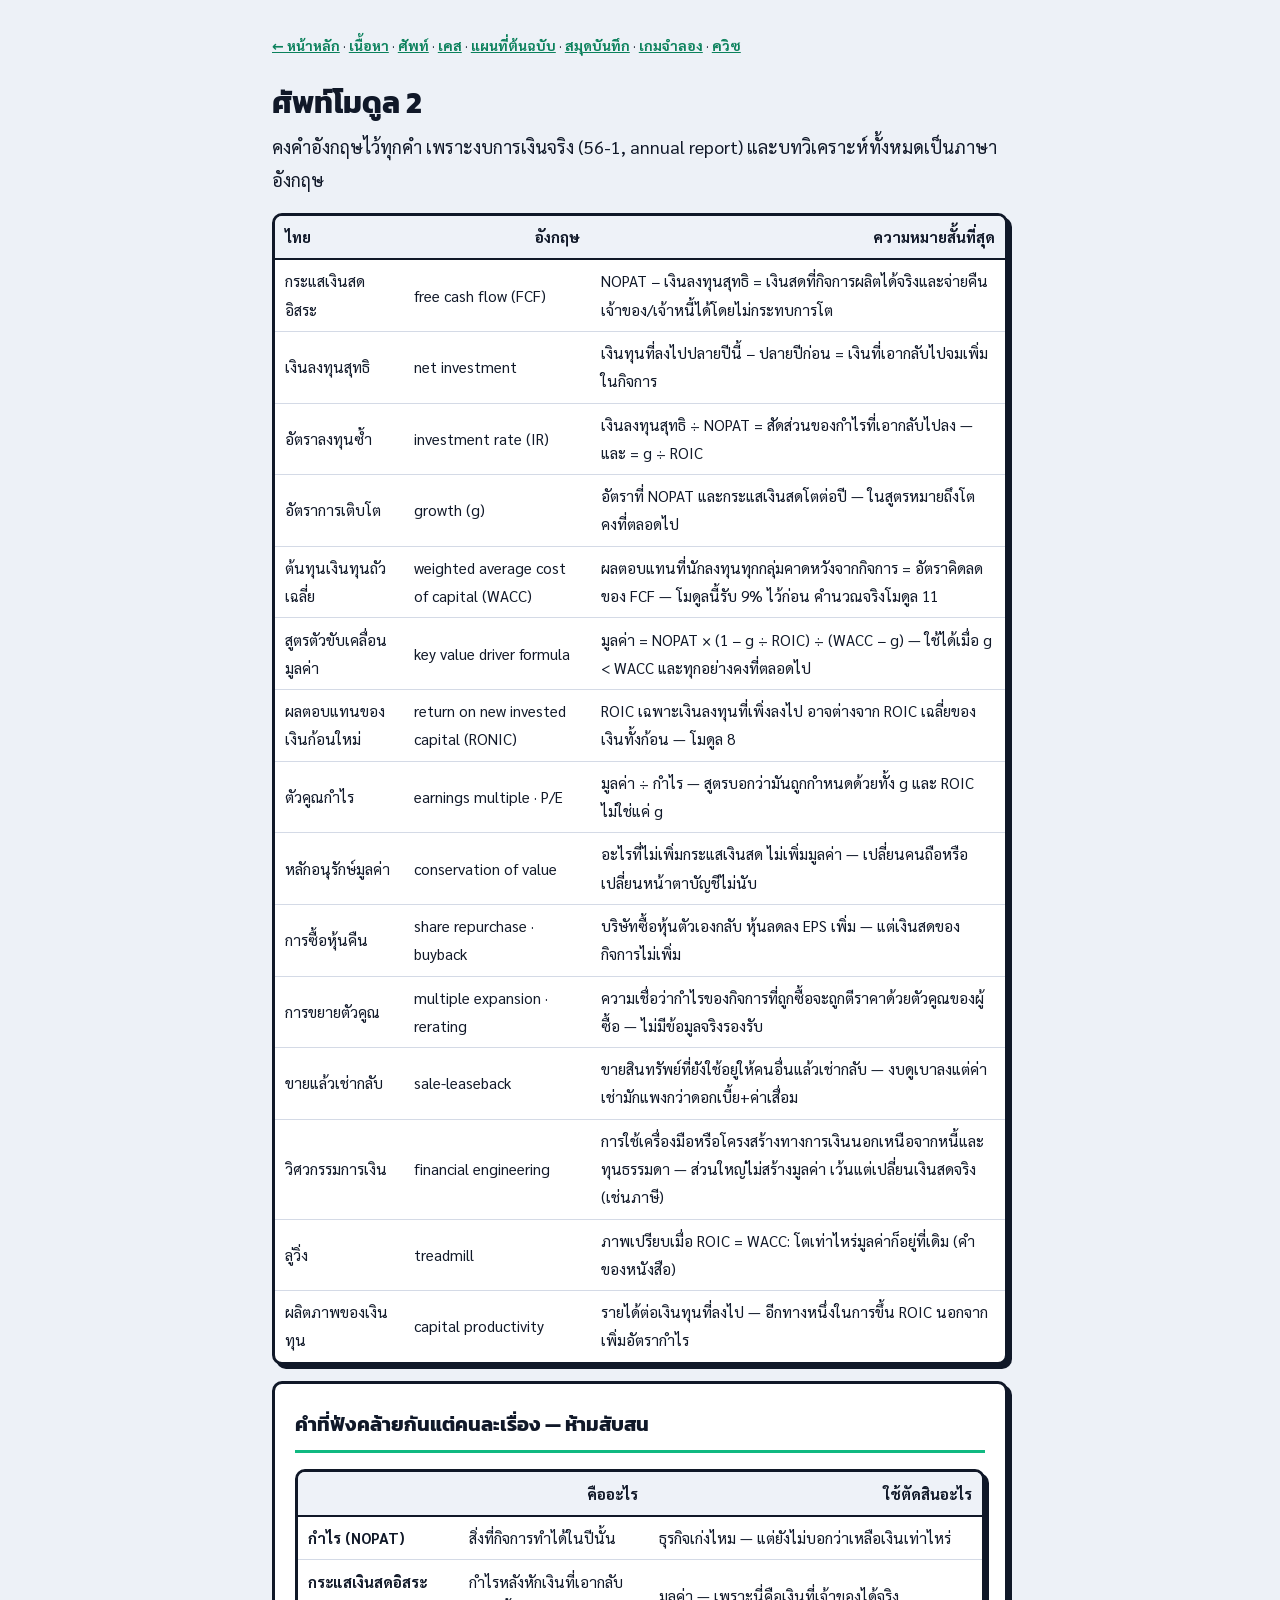
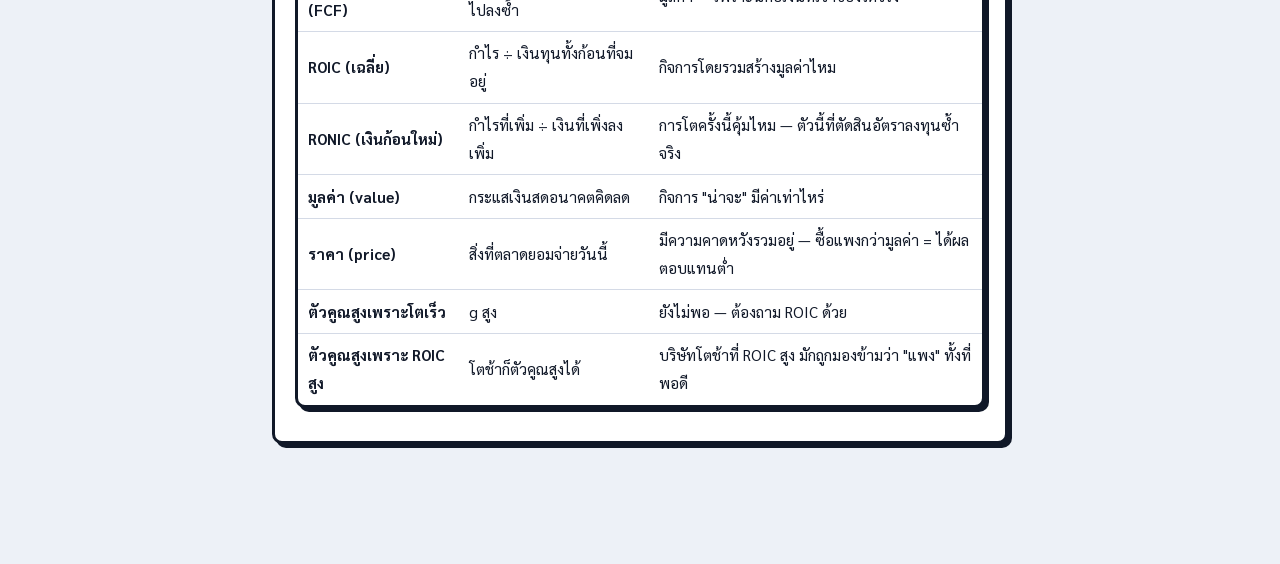
<file: modules/02-roic-growth-cashflow/glossary.html>
<!doctype html>
<html lang="th">
<head>
<meta charset="utf-8">
<meta name="viewport" content="width=device-width, initial-scale=1">
<title>ศัพท์โมดูล 2</title>
<link rel="stylesheet" href="../../engine/style.css">
<style>
  /* หน้าอ่านยาว: คอลัมน์แคบกว่าหน้าอื่นเพื่อไม่ให้บรรทัดยาวเกินสายตา */
  .wrap { max-width: 46rem; }
  section.card { margin: 0 0 1.5rem; }
  section.card > h2 { margin: .2rem 0 1rem; padding-bottom: .5rem; border-bottom: 3px solid var(--accent); }
  details { border:3px solid var(--ink); border-radius:10px; box-shadow:var(--shadow-sm); padding:.8rem 1rem; margin:1rem 0; background:var(--panel); }
  summary { cursor:pointer; font-weight:700; }
  blockquote { border-left:5px solid var(--accent); background:var(--accent-soft); border-radius:0 8px 8px 0; margin:1rem 0; padding:.5rem 1rem; }
  blockquote.warn { border-left-color:#d97706; background:var(--warn-soft); }
  blockquote.pin  { border-left-color:var(--muted); background:#eef1f6; }
  hr { border:none; border-top:3px solid var(--ink); margin:2rem 0; }
</style>
</head>
<body>
<div class="wrap">
<nav class="small" style="margin-bottom:1.5rem">
  <a href="../../index.html">← หน้าหลัก</a> · <a href="concept.html">เนื้อหา</a> · <a href="glossary.html">ศัพท์</a> · <a href="case.html">เคส</a> · <a href="source-map.html">แผนที่ต้นฉบับ</a> · <a href="notes.html">สมุดบันทึก</a> · <a href="../../sim/sim.html">เกมจำลอง</a> · <a href="quiz.html">ควิซ</a>
</nav>
<h1>ศัพท์โมดูล 2</h1>
<p>คงคำอังกฤษไว้ทุกคำ เพราะงบการเงินจริง (56-1, annual report) และบทวิเคราะห์ทั้งหมดเป็นภาษาอังกฤษ</p>
<table><thead><tr><th>ไทย</th><th>อังกฤษ</th><th>ความหมายสั้นที่สุด</th></tr></thead><tbody><tr><td style="text-align:left">กระแสเงินสดอิสระ</td><td style="text-align:left">free cash flow (FCF)</td><td style="text-align:left">NOPAT − เงินลงทุนสุทธิ = เงินสดที่กิจการผลิตได้จริงและจ่ายคืนเจ้าของ/เจ้าหนี้ได้โดยไม่กระทบการโต</td></tr><tr><td style="text-align:left">เงินลงทุนสุทธิ</td><td style="text-align:left">net investment</td><td style="text-align:left">เงินทุนที่ลงไปปลายปีนี้ − ปลายปีก่อน = เงินที่เอากลับไปจมเพิ่มในกิจการ</td></tr><tr><td style="text-align:left">อัตราลงทุนซ้ำ</td><td style="text-align:left">investment rate (IR)</td><td style="text-align:left">เงินลงทุนสุทธิ ÷ NOPAT = สัดส่วนของกำไรที่เอากลับไปลง — และ = g ÷ ROIC</td></tr><tr><td style="text-align:left">อัตราการเติบโต</td><td style="text-align:left">growth (g)</td><td style="text-align:left">อัตราที่ NOPAT และกระแสเงินสดโตต่อปี — ในสูตรหมายถึงโตคงที่ตลอดไป</td></tr><tr><td style="text-align:left">ต้นทุนเงินทุนถัวเฉลี่ย</td><td style="text-align:left">weighted average cost of capital (WACC)</td><td style="text-align:left">ผลตอบแทนที่นักลงทุนทุกกลุ่มคาดหวังจากกิจการ = อัตราคิดลดของ FCF — โมดูลนี้รับ 9% ไว้ก่อน คำนวณจริงโมดูล 11</td></tr><tr><td style="text-align:left">สูตรตัวขับเคลื่อนมูลค่า</td><td style="text-align:left">key value driver formula</td><td style="text-align:left">มูลค่า = NOPAT × (1 − g ÷ ROIC) ÷ (WACC − g) — ใช้ได้เมื่อ g &lt; WACC และทุกอย่างคงที่ตลอดไป</td></tr><tr><td style="text-align:left">ผลตอบแทนของเงินก้อนใหม่</td><td style="text-align:left">return on new invested capital (RONIC)</td><td style="text-align:left">ROIC เฉพาะเงินลงทุนที่เพิ่งลงไป อาจต่างจาก ROIC เฉลี่ยของเงินทั้งก้อน — โมดูล 8</td></tr><tr><td style="text-align:left">ตัวคูณกำไร</td><td style="text-align:left">earnings multiple · P/E</td><td style="text-align:left">มูลค่า ÷ กำไร — สูตรบอกว่ามันถูกกำหนดด้วยทั้ง g และ ROIC ไม่ใช่แค่ g</td></tr><tr><td style="text-align:left">หลักอนุรักษ์มูลค่า</td><td style="text-align:left">conservation of value</td><td style="text-align:left">อะไรที่ไม่เพิ่มกระแสเงินสด ไม่เพิ่มมูลค่า — เปลี่ยนคนถือหรือเปลี่ยนหน้าตาบัญชีไม่นับ</td></tr><tr><td style="text-align:left">การซื้อหุ้นคืน</td><td style="text-align:left">share repurchase · buyback</td><td style="text-align:left">บริษัทซื้อหุ้นตัวเองกลับ หุ้นลดลง EPS เพิ่ม — แต่เงินสดของกิจการไม่เพิ่ม</td></tr><tr><td style="text-align:left">การขยายตัวคูณ</td><td style="text-align:left">multiple expansion · rerating</td><td style="text-align:left">ความเชื่อว่ากำไรของกิจการที่ถูกซื้อจะถูกตีราคาด้วยตัวคูณของผู้ซื้อ — ไม่มีข้อมูลจริงรองรับ</td></tr><tr><td style="text-align:left">ขายแล้วเช่ากลับ</td><td style="text-align:left">sale-leaseback</td><td style="text-align:left">ขายสินทรัพย์ที่ยังใช้อยู่ให้คนอื่นแล้วเช่ากลับ — งบดูเบาลงแต่ค่าเช่ามักแพงกว่าดอกเบี้ย+ค่าเสื่อม</td></tr><tr><td style="text-align:left">วิศวกรรมการเงิน</td><td style="text-align:left">financial engineering</td><td style="text-align:left">การใช้เครื่องมือหรือโครงสร้างทางการเงินนอกเหนือจากหนี้และทุนธรรมดา — ส่วนใหญ่ไม่สร้างมูลค่า เว้นแต่เปลี่ยนเงินสดจริง (เช่นภาษี)</td></tr><tr><td style="text-align:left">ลู่วิ่ง</td><td style="text-align:left">treadmill</td><td style="text-align:left">ภาพเปรียบเมื่อ ROIC = WACC: โตเท่าไหร่มูลค่าก็อยู่ที่เดิม (คำของหนังสือ)</td></tr><tr><td style="text-align:left">ผลิตภาพของเงินทุน</td><td style="text-align:left">capital productivity</td><td style="text-align:left">รายได้ต่อเงินทุนที่ลงไป — อีกทางหนึ่งในการขึ้น ROIC นอกจากเพิ่มอัตรากำไร</td></tr></tbody></table>

<section class="card"><h2>คำที่ฟังคล้ายกันแต่คนละเรื่อง — ห้ามสับสน</h2>
<table><thead><tr><th></th><th>คืออะไร</th><th>ใช้ตัดสินอะไร</th></tr></thead><tbody><tr><td style="text-align:left"><strong>กำไร (NOPAT)</strong></td><td style="text-align:left">สิ่งที่กิจการทำได้ในปีนั้น</td><td style="text-align:left">ธุรกิจเก่งไหม — แต่ยังไม่บอกว่าเหลือเงินเท่าไหร่</td></tr><tr><td style="text-align:left"><strong>กระแสเงินสดอิสระ (FCF)</strong></td><td style="text-align:left">กำไรหลังหักเงินที่เอากลับไปลงซ้ำ</td><td style="text-align:left">มูลค่า — เพราะนี่คือเงินที่เจ้าของได้จริง</td></tr><tr><td style="text-align:left"><strong>ROIC (เฉลี่ย)</strong></td><td style="text-align:left">กำไร ÷ เงินทุนทั้งก้อนที่จมอยู่</td><td style="text-align:left">กิจการโดยรวมสร้างมูลค่าไหม</td></tr><tr><td style="text-align:left"><strong>RONIC (เงินก้อนใหม่)</strong></td><td style="text-align:left">กำไรที่เพิ่ม ÷ เงินที่เพิ่งลงเพิ่ม</td><td style="text-align:left">การโตครั้งนี้คุ้มไหม — ตัวนี้ที่ตัดสินอัตราลงทุนซ้ำจริง</td></tr><tr><td style="text-align:left"><strong>มูลค่า (value)</strong></td><td style="text-align:left">กระแสเงินสดอนาคตคิดลด</td><td style="text-align:left">กิจการ "น่าจะ" มีค่าเท่าไหร่</td></tr><tr><td style="text-align:left"><strong>ราคา (price)</strong></td><td style="text-align:left">สิ่งที่ตลาดยอมจ่ายวันนี้</td><td style="text-align:left">มีความคาดหวังรวมอยู่ — ซื้อแพงกว่ามูลค่า = ได้ผลตอบแทนต่ำ</td></tr><tr><td style="text-align:left"><strong>ตัวคูณสูงเพราะโตเร็ว</strong></td><td style="text-align:left">g สูง</td><td style="text-align:left">ยังไม่พอ — ต้องถาม ROIC ด้วย</td></tr><tr><td style="text-align:left"><strong>ตัวคูณสูงเพราะ ROIC สูง</strong></td><td style="text-align:left">โตช้าก็ตัวคูณสูงได้</td><td style="text-align:left">บริษัทโตช้าที่ ROIC สูง มักถูกมองข้ามว่า "แพง" ทั้งที่พอดี</td></tr></tbody></table></section>
</div>
</body>
</html>
</file>
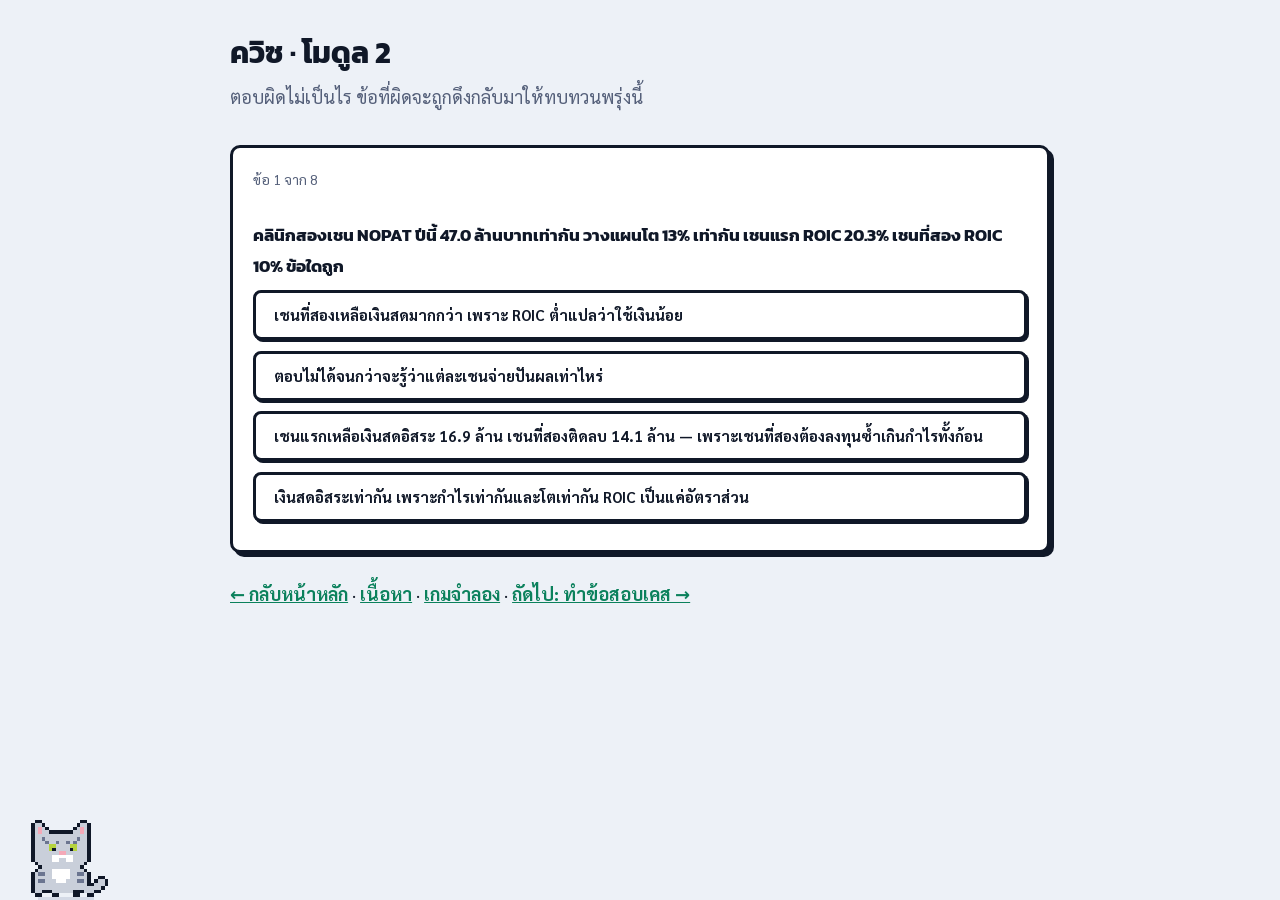
<file: modules/02-roic-growth-cashflow/quiz.html>
<!doctype html>
<html lang="th">
<head>
<meta charset="utf-8">
<meta name="viewport" content="width=device-width, initial-scale=1">
<title>ควิซ โมดูล 2 — ROIC + การเติบโต = เงินสด</title>
<link rel="stylesheet" href="../../engine/style.css?v=3">
</head>
<body>
<div class="wrap">
  <h1>ควิซ · โมดูล 2</h1>
  <p class="lede">ตอบผิดไม่เป็นไร ข้อที่ผิดจะถูกดึงกลับมาให้ทบทวนพรุ่งนี้</p>
  <div class="card" id="app"></div>
  <p style="margin-top:1.5rem"><a href="../../index.html">← กลับหน้าหลัก</a> · <a href="concept.html">เนื้อหา</a> · <a href="../../sim/sim.html?unlock=2">เกมจำลอง</a> · <strong><a href="case.html">ถัดไป: ทำข้อสอบเคส →</a></strong></p>
</div>

<script>window.QUIZ_BANK = {};</script>
<script src="quiz-data.js"></script>
<script src="../../engine/srs.js"></script>
<script src="../../engine/quiz.js"></script>
<script src="../../engine/mascot.js?v=3"></script>
<script>
const app = document.getElementById("app");
renderQuiz(app, "02", QUIZ_BANK["02"], { onFinish: (score, total) => mascotQuiz(score, total, { after: app }) });
</script>
</body>
</html>
</file>
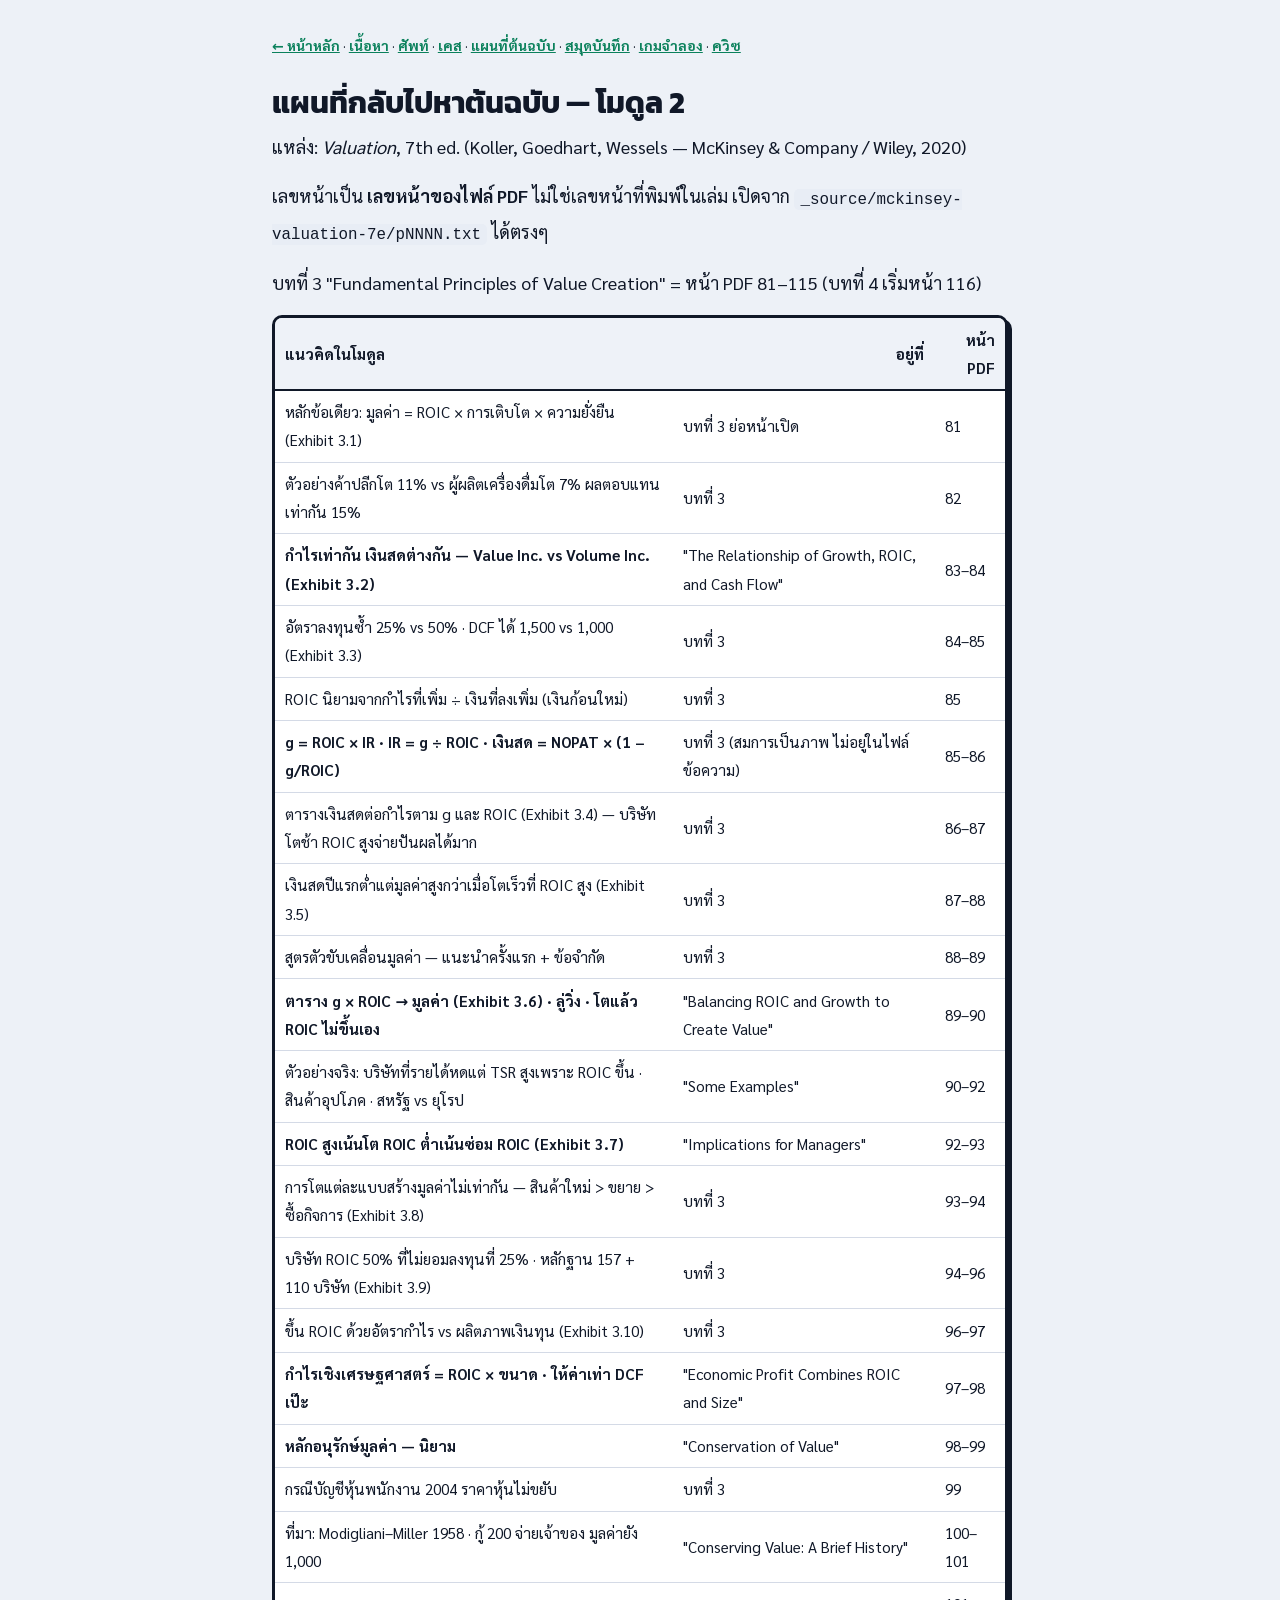
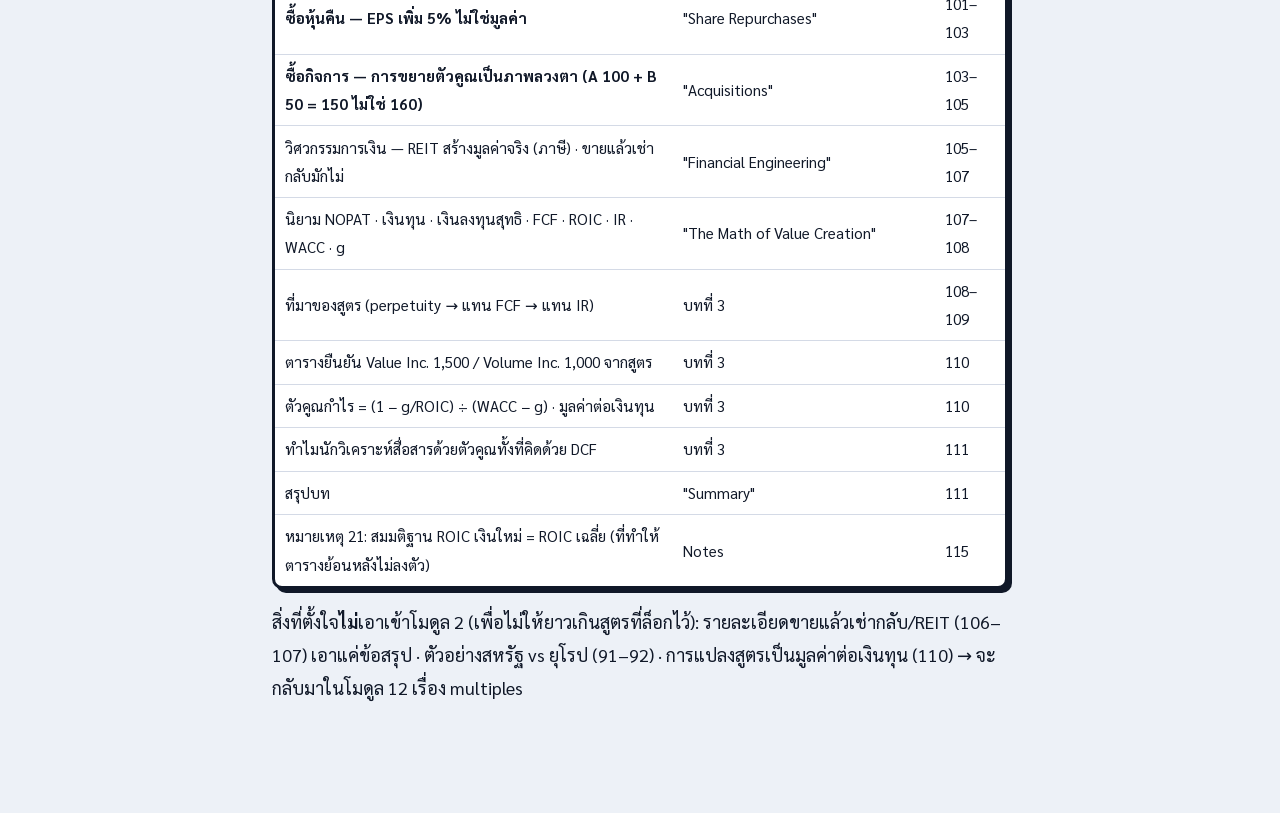
<file: modules/02-roic-growth-cashflow/source-map.html>
<!doctype html>
<html lang="th">
<head>
<meta charset="utf-8">
<meta name="viewport" content="width=device-width, initial-scale=1">
<title>แผนที่กลับไปหาต้นฉบับ — โมดูล 2</title>
<link rel="stylesheet" href="../../engine/style.css">
<style>
  /* หน้าอ่านยาว: คอลัมน์แคบกว่าหน้าอื่นเพื่อไม่ให้บรรทัดยาวเกินสายตา */
  .wrap { max-width: 46rem; }
  section.card { margin: 0 0 1.5rem; }
  section.card > h2 { margin: .2rem 0 1rem; padding-bottom: .5rem; border-bottom: 3px solid var(--accent); }
  details { border:3px solid var(--ink); border-radius:10px; box-shadow:var(--shadow-sm); padding:.8rem 1rem; margin:1rem 0; background:var(--panel); }
  summary { cursor:pointer; font-weight:700; }
  blockquote { border-left:5px solid var(--accent); background:var(--accent-soft); border-radius:0 8px 8px 0; margin:1rem 0; padding:.5rem 1rem; }
  blockquote.warn { border-left-color:#d97706; background:var(--warn-soft); }
  blockquote.pin  { border-left-color:var(--muted); background:#eef1f6; }
  hr { border:none; border-top:3px solid var(--ink); margin:2rem 0; }
</style>
</head>
<body>
<div class="wrap">
<nav class="small" style="margin-bottom:1.5rem">
  <a href="../../index.html">← หน้าหลัก</a> · <a href="concept.html">เนื้อหา</a> · <a href="glossary.html">ศัพท์</a> · <a href="case.html">เคส</a> · <a href="source-map.html">แผนที่ต้นฉบับ</a> · <a href="notes.html">สมุดบันทึก</a> · <a href="../../sim/sim.html">เกมจำลอง</a> · <a href="quiz.html">ควิซ</a>
</nav>
<h1>แผนที่กลับไปหาต้นฉบับ — โมดูล 2</h1>
<p>แหล่ง: <em>Valuation</em>, 7th ed. (Koller, Goedhart, Wessels — McKinsey &amp; Company / Wiley, 2020)</p>
<p>เลขหน้าเป็น <strong>เลขหน้าของไฟล์ PDF</strong> ไม่ใช่เลขหน้าที่พิมพ์ในเล่ม เปิดจาก <code>_source/mckinsey-valuation-7e/pNNNN.txt</code> ได้ตรงๆ</p>
<p>บทที่ 3 "Fundamental Principles of Value Creation" = หน้า PDF 81–115 (บทที่ 4 เริ่มหน้า 116)</p>
<table><thead><tr><th>แนวคิดในโมดูล</th><th>อยู่ที่</th><th>หน้า PDF</th></tr></thead><tbody><tr><td style="text-align:left">หลักข้อเดียว: มูลค่า = ROIC × การเติบโต × ความยั่งยืน (Exhibit 3.1)</td><td style="text-align:left">บทที่ 3 ย่อหน้าเปิด</td><td style="text-align:left">81</td></tr><tr><td style="text-align:left">ตัวอย่างค้าปลีกโต 11% vs ผู้ผลิตเครื่องดื่มโต 7% ผลตอบแทนเท่ากัน 15%</td><td style="text-align:left">บทที่ 3</td><td style="text-align:left">82</td></tr><tr><td style="text-align:left"><strong>กำไรเท่ากัน เงินสดต่างกัน — Value Inc. vs Volume Inc. (Exhibit 3.2)</strong></td><td style="text-align:left">"The Relationship of Growth, ROIC, and Cash Flow"</td><td style="text-align:left">83–84</td></tr><tr><td style="text-align:left">อัตราลงทุนซ้ำ 25% vs 50% · DCF ได้ 1,500 vs 1,000 (Exhibit 3.3)</td><td style="text-align:left">บทที่ 3</td><td style="text-align:left">84–85</td></tr><tr><td style="text-align:left">ROIC นิยามจากกำไรที่เพิ่ม ÷ เงินที่ลงเพิ่ม (เงินก้อนใหม่)</td><td style="text-align:left">บทที่ 3</td><td style="text-align:left">85</td></tr><tr><td style="text-align:left"><strong>g = ROIC × IR · IR = g ÷ ROIC · เงินสด = NOPAT × (1 − g/ROIC)</strong></td><td style="text-align:left">บทที่ 3 (สมการเป็นภาพ ไม่อยู่ในไฟล์ข้อความ)</td><td style="text-align:left">85–86</td></tr><tr><td style="text-align:left">ตารางเงินสดต่อกำไรตาม g และ ROIC (Exhibit 3.4) — บริษัทโตช้า ROIC สูงจ่ายปันผลได้มาก</td><td style="text-align:left">บทที่ 3</td><td style="text-align:left">86–87</td></tr><tr><td style="text-align:left">เงินสดปีแรกต่ำแต่มูลค่าสูงกว่าเมื่อโตเร็วที่ ROIC สูง (Exhibit 3.5)</td><td style="text-align:left">บทที่ 3</td><td style="text-align:left">87–88</td></tr><tr><td style="text-align:left">สูตรตัวขับเคลื่อนมูลค่า — แนะนำครั้งแรก + ข้อจำกัด</td><td style="text-align:left">บทที่ 3</td><td style="text-align:left">88–89</td></tr><tr><td style="text-align:left"><strong>ตาราง g × ROIC → มูลค่า (Exhibit 3.6) · ลู่วิ่ง · โตแล้ว ROIC ไม่ขึ้นเอง</strong></td><td style="text-align:left">"Balancing ROIC and Growth to Create Value"</td><td style="text-align:left">89–90</td></tr><tr><td style="text-align:left">ตัวอย่างจริง: บริษัทที่รายได้หดแต่ TSR สูงเพราะ ROIC ขึ้น · สินค้าอุปโภค · สหรัฐ vs ยุโรป</td><td style="text-align:left">"Some Examples"</td><td style="text-align:left">90–92</td></tr><tr><td style="text-align:left"><strong>ROIC สูงเน้นโต ROIC ต่ำเน้นซ่อม ROIC (Exhibit 3.7)</strong></td><td style="text-align:left">"Implications for Managers"</td><td style="text-align:left">92–93</td></tr><tr><td style="text-align:left">การโตแต่ละแบบสร้างมูลค่าไม่เท่ากัน — สินค้าใหม่ &gt; ขยาย &gt; ซื้อกิจการ (Exhibit 3.8)</td><td style="text-align:left">บทที่ 3</td><td style="text-align:left">93–94</td></tr><tr><td style="text-align:left">บริษัท ROIC 50% ที่ไม่ยอมลงทุนที่ 25% · หลักฐาน 157 + 110 บริษัท (Exhibit 3.9)</td><td style="text-align:left">บทที่ 3</td><td style="text-align:left">94–96</td></tr><tr><td style="text-align:left">ขึ้น ROIC ด้วยอัตรากำไร vs ผลิตภาพเงินทุน (Exhibit 3.10)</td><td style="text-align:left">บทที่ 3</td><td style="text-align:left">96–97</td></tr><tr><td style="text-align:left"><strong>กำไรเชิงเศรษฐศาสตร์ = ROIC × ขนาด · ให้ค่าเท่า DCF เป๊ะ</strong></td><td style="text-align:left">"Economic Profit Combines ROIC and Size"</td><td style="text-align:left">97–98</td></tr><tr><td style="text-align:left"><strong>หลักอนุรักษ์มูลค่า — นิยาม</strong></td><td style="text-align:left">"Conservation of Value"</td><td style="text-align:left">98–99</td></tr><tr><td style="text-align:left">กรณีบัญชีหุ้นพนักงาน 2004 ราคาหุ้นไม่ขยับ</td><td style="text-align:left">บทที่ 3</td><td style="text-align:left">99</td></tr><tr><td style="text-align:left">ที่มา: Modigliani–Miller 1958 · กู้ 200 จ่ายเจ้าของ มูลค่ายัง 1,000</td><td style="text-align:left">"Conserving Value: A Brief History"</td><td style="text-align:left">100–101</td></tr><tr><td style="text-align:left"><strong>ซื้อหุ้นคืน — EPS เพิ่ม 5% ไม่ใช่มูลค่า</strong></td><td style="text-align:left">"Share Repurchases"</td><td style="text-align:left">101–103</td></tr><tr><td style="text-align:left"><strong>ซื้อกิจการ — การขยายตัวคูณเป็นภาพลวงตา (A 100 + B 50 = 150 ไม่ใช่ 160)</strong></td><td style="text-align:left">"Acquisitions"</td><td style="text-align:left">103–105</td></tr><tr><td style="text-align:left">วิศวกรรมการเงิน — REIT สร้างมูลค่าจริง (ภาษี) · ขายแล้วเช่ากลับมักไม่</td><td style="text-align:left">"Financial Engineering"</td><td style="text-align:left">105–107</td></tr><tr><td style="text-align:left">นิยาม NOPAT · เงินทุน · เงินลงทุนสุทธิ · FCF · ROIC · IR · WACC · g</td><td style="text-align:left">"The Math of Value Creation"</td><td style="text-align:left">107–108</td></tr><tr><td style="text-align:left">ที่มาของสูตร (perpetuity → แทน FCF → แทน IR)</td><td style="text-align:left">บทที่ 3</td><td style="text-align:left">108–109</td></tr><tr><td style="text-align:left">ตารางยืนยัน Value Inc. 1,500 / Volume Inc. 1,000 จากสูตร</td><td style="text-align:left">บทที่ 3</td><td style="text-align:left">110</td></tr><tr><td style="text-align:left">ตัวคูณกำไร = (1 − g/ROIC) ÷ (WACC − g) · มูลค่าต่อเงินทุน</td><td style="text-align:left">บทที่ 3</td><td style="text-align:left">110</td></tr><tr><td style="text-align:left">ทำไมนักวิเคราะห์สื่อสารด้วยตัวคูณทั้งที่คิดด้วย DCF</td><td style="text-align:left">บทที่ 3</td><td style="text-align:left">111</td></tr><tr><td style="text-align:left">สรุปบท</td><td style="text-align:left">"Summary"</td><td style="text-align:left">111</td></tr><tr><td style="text-align:left">หมายเหตุ 21: สมมติฐาน ROIC เงินใหม่ = ROIC เฉลี่ย (ที่ทำให้ตารางย้อนหลังไม่ลงตัว)</td><td style="text-align:left">Notes</td><td style="text-align:left">115</td></tr></tbody></table>
<p>สิ่งที่ตั้งใจ<strong>ไม่</strong>เอาเข้าโมดูล 2 (เพื่อไม่ให้ยาวเกินสูตรที่ล็อกไว้): รายละเอียดขายแล้วเช่ากลับ/REIT (106–107) เอาแค่ข้อสรุป · ตัวอย่างสหรัฐ vs ยุโรป (91–92) · การแปลงสูตรเป็นมูลค่าต่อเงินทุน (110) → จะกลับมาในโมดูล 12 เรื่อง multiples</p>
</div>
</body>
</html>
</file>
<file: engine/style.css>
/* สไตล์กลาง — neobrutalism: ขอบหนาเข้ม เงาแข็งไม่เบลอ สีสด บนพื้นสว่าง
   ตัวเลข/สัญลักษณ์อังกฤษใช้ monospace ส่วนข้อความไทยใช้ Sarabun ตัวหนา
   (monospace ในเครื่องไม่มีสระ-วรรณยุกต์ไทย จึงห้ามใช้กับข้อความไทย)

   ฟอนต์ฝังในโปรเจกต์ (engine/fonts/) เพื่อให้ทุกเครื่องเห็นเหมือนกันโดยไม่ต้องต่อเน็ต
   Sarabun = เนื้อความ (มีหัว อ่านยาวสบาย) · Kanit = หัวข้อ (display อารมณ์เกม)
   ทั้งคู่สัญญาอนุญาต SIL OFL — ฝังแจกจ่ายได้ */

@font-face {
  font-family: "Sarabun"; font-style: normal; font-weight: 400; font-display: swap;
  src: url("fonts/sarabun-400-thai.woff2") format("woff2");
  unicode-range: U+02D7, U+0303, U+0331, U+0E01-0E5B, U+200C-200D, U+25CC;
}
@font-face {
  font-family: "Sarabun"; font-style: normal; font-weight: 400; font-display: swap;
  src: url("fonts/sarabun-400-latin.woff2") format("woff2");
  unicode-range: U+0000-00FF, U+2000-206F, U+2191, U+2193, U+2212, U+2215;
}
@font-face {
  font-family: "Sarabun"; font-style: normal; font-weight: 700; font-display: swap;
  src: url("fonts/sarabun-700-thai.woff2") format("woff2");
  unicode-range: U+02D7, U+0303, U+0331, U+0E01-0E5B, U+200C-200D, U+25CC;
}
@font-face {
  font-family: "Sarabun"; font-style: normal; font-weight: 700; font-display: swap;
  src: url("fonts/sarabun-700-latin.woff2") format("woff2");
  unicode-range: U+0000-00FF, U+2000-206F, U+2191, U+2193, U+2212, U+2215;
}
@font-face {
  font-family: "Kanit"; font-style: normal; font-weight: 700; font-display: swap;
  src: url("fonts/kanit-700-thai.woff2") format("woff2");
  unicode-range: U+02D7, U+0303, U+0331, U+0E01-0E5B, U+200C-200D, U+25CC;
}
@font-face {
  font-family: "Kanit"; font-style: normal; font-weight: 700; font-display: swap;
  src: url("fonts/kanit-700-latin.woff2") format("woff2");
  unicode-range: U+0000-00FF, U+2000-206F, U+2191, U+2193, U+2212, U+2215;
}

:root {
  --bg: #edf1f7;
  --panel: #ffffff;
  --ink: #101828;
  --muted: #55607a;
  --line: #101828;          /* เส้นขอบหลัก — หนา เข้ม */
  --line-soft: #d4dae6;     /* เส้นแบ่งรองในตาราง */
  --accent: #10b981;
  --accent-soft: #d7f5e9;
  --warn-soft: #fff1c9;
  --bad: #d92d20;
  --bad-soft: #fde5e2;
  --good: #0b815c;
  --thai: "Sarabun", "Leelawadee UI", "Segoe UI", system-ui, sans-serif;
  --display: "Kanit", "Sarabun", "Leelawadee UI", sans-serif;
  --mono: ui-monospace, "Cascadia Mono", Consolas, Menlo, monospace;
  --shadow-sm: 2px 2px 0 0 var(--ink);
  --shadow: 4px 4px 0 0 var(--ink);
  --shadow-lg: 8px 8px 0 0 var(--ink);

  /* สัตว์เลี้ยงของระบบ (engine/mascot.js) — สีเฉพาะมาสคอต รวมศูนย์ไว้ที่นี่ที่เดียว */
  --pet-ink: var(--ink);
  --pet-fur: #c9cfda;        /* ขนเทาของลูก้า / หูคิคิ */
  --pet-fur-dark: #6b7590;   /* ลายสลิด */
  --pet-white: #ffffff;
  --pet-pink: #f4a9b8;       /* หูใน จมูก */
  --pet-eye: #b5d33d;        /* ตาเขียวอมเหลืองของลูก้า */
  --pet-carrot: #f0843c;
  --pet-leaf: var(--accent);
  --pet-shadow: var(--line-soft);
}

* { box-sizing: border-box; }

body {
  margin: 0;
  padding: 2rem 1.25rem 6rem;   /* เผื่อที่ให้สัตว์ 84px ที่ขอบล่าง */
  background: var(--bg);
  color: var(--ink);
  font-family: var(--thai);
  font-size: 18px;
  line-height: 1.85;
}

.wrap { max-width: 820px; margin: 0 auto; }

h1 { font-family: var(--display); font-size: 1.9rem; line-height: 1.4; margin: 0 0 .35rem; font-weight: 700; }
h2 { font-family: var(--display); font-size: 1.28rem; margin: 2.5rem 0 .75rem; font-weight: 700; }
h3 { font-family: var(--display); font-size: 1.05rem; margin: 1.75rem 0 .5rem; font-weight: 700; }
p  { margin: 0 0 1rem; }

.lede { color: var(--muted); margin: 0 0 2rem; }

a { color: var(--good); font-weight: 600; }

/* ตัวเลขทุกตัวเป็น monospace — กลิ่น terminal ตามเว็บอ้างอิง */
.stat { font-family: var(--mono); font-variant-numeric: tabular-nums; font-weight: 700; }
.big  { font-size: 2.4rem; line-height: 1.1; letter-spacing: -0.03em; }
code  { font-family: var(--mono); background: #e8edf5; padding: .1rem .4rem; border-radius: 5px; font-size: .88em; }

.card {
  background: var(--panel);
  border: 3px solid var(--ink);
  border-radius: 10px;
  box-shadow: var(--shadow);
  padding: 1.1rem 1.25rem;
  margin: 0 0 1.1rem;
}

.card.done   { background: var(--accent-soft); }
.card.locked { opacity: .55; box-shadow: none; border-style: dashed; }

.row { display: flex; justify-content: space-between; align-items: baseline; gap: 1rem; }

.tag {
  font-family: var(--display);
  font-size: .74rem;
  font-weight: 700;
  padding: .12rem .6rem;
  border: 2px solid var(--ink);
  border-radius: 999px;
  background: var(--accent-soft);
  color: var(--ink);
  white-space: nowrap;
}
.tag.plain { background: #e5eaf2; }

button {
  font: inherit;
  font-size: .95rem;
  font-weight: 700;
  padding: .5rem 1.1rem;
  border: 3px solid var(--ink);
  border-radius: 8px;
  background: var(--panel);
  color: var(--ink);
  cursor: pointer;
  box-shadow: var(--shadow-sm);
  transition: transform .08s ease, box-shadow .08s ease;
  margin: 0 .35rem .35rem 0;
}
button:hover  { transform: translate(-1px, -1px); box-shadow: var(--shadow); }
button:active { transform: translate(2px, 2px); box-shadow: none; }
button.primary { background: var(--accent); color: #fff; }
button:disabled { opacity: .5; cursor: default; transform: none; box-shadow: var(--shadow-sm); }

.choice { display: block; width: 100%; text-align: left; margin: 0 0 .65rem; font-weight: 600; }
.choice.picked   { background: var(--accent-soft); }
.choice.correct  { background: var(--accent-soft); border-color: var(--good); }
.choice.wrong    { background: var(--bad-soft);   border-color: var(--bad); }

.explain {
  border-left: 5px solid var(--line-soft);
  background: #f4f7fb;
  border-radius: 0 8px 8px 0;
  padding: .6rem .9rem;
  margin: .4rem 0 1.4rem;
  color: var(--muted);
  font-size: .95rem;
}
.explain.good { border-color: var(--good); background: var(--accent-soft); color: var(--ink); }
.explain.bad  { border-color: var(--bad);  background: var(--bad-soft);   color: var(--ink); }

.note {
  background: var(--warn-soft);
  border: 3px solid var(--ink);
  border-radius: 8px;
  box-shadow: var(--shadow-sm);
  padding: .8rem 1rem;
  font-size: .93rem;
  margin: 1.2rem 0;
}

.meter {
  height: 14px;
  border: 2px solid var(--ink);
  border-radius: 999px;
  background: var(--panel);
  overflow: hidden;
}
.meter > i { display: block; height: 100%; background: var(--accent); }

table {
  border-collapse: separate;
  border-spacing: 0;
  width: 100%;
  font-size: .95rem;
  margin: 1rem 0;
  background: var(--panel);
  border: 3px solid var(--ink);
  border-radius: 10px;
  box-shadow: var(--shadow);
  overflow: hidden;
}
th, td { border-bottom: 1px solid var(--line-soft); padding: .45rem .65rem; text-align: right; }
th:first-child, td:first-child { text-align: left; }
thead th { background: #eef2f8; border-bottom: 2px solid var(--ink); font-weight: 700; }
tbody tr:last-child td { border-bottom: none; }
td.num { font-family: var(--mono); font-variant-numeric: tabular-nums; }

/* ภาพประกอบในเนื้อหา — SVG ฝัง inline เท่านั้น สีทุกสีต้องเป็น var() จากธีมนี้ */
figure.fig {
  margin: 1.75rem 0;
  padding: 1rem 1rem .8rem;
  border: 3px solid var(--ink);
  border-radius: 10px;
  background: var(--panel);
  box-shadow: var(--shadow-sm);
}
figure.fig svg { display: block; width: 100%; height: auto; }
figure.fig svg text { font-family: var(--thai); }
figure.fig svg .num { font-family: var(--mono); font-variant-numeric: tabular-nums; }
figure.fig figcaption { margin-top: .6rem; font-size: .85rem; color: var(--muted); line-height: 1.6; }

.muted { color: var(--muted); }
.small { font-size: .88rem; }
footer { margin-top: 3rem; color: var(--muted); font-size: .85rem; }

/* ลูกเล่นระดับเดียวกับเว็บอ้างอิง — pulse กับ bounce เท่านั้น */
@keyframes pulse { 50% { opacity: .55; } }
.pulse { animation: pulse 1.5s ease-in-out infinite; }

@keyframes bounce {
  0%, 100% { transform: translateY(0); }
  50%      { transform: translateY(-25%); }
}
.bounce { display: inline-block; animation: bounce 1s ease-in-out infinite; }

/* สมุดบันทึกในเว็บ (engine/notes.js) */
.notes-item { margin: 0 0 1.1rem; }
.notes-item label { display: block; margin-bottom: .35rem; }
.notes-field { width: 100%; min-height: 60px; padding: .55rem .7rem; font: inherit; font-family: var(--thai); line-height: 1.5;
  border: 3px solid var(--ink); border-radius: 8px; background: var(--panel); box-shadow: var(--shadow-sm); resize: vertical; }
.notes-field:focus { outline: none; border-color: var(--accent); }
.notes-table td { vertical-align: top; min-width: 7rem; }
.notes-table td:first-child { min-width: 2rem; font-weight: 700; }
.notes-table .notes-field { min-height: 48px; box-shadow: none; }
.notes-select { font: inherit; padding: .4rem .5rem; border: 3px solid var(--ink); border-radius: 8px; background: var(--panel); }
.notes-status { position: sticky; bottom: .5rem; display: inline-block; padding: .2rem .6rem; background: var(--panel); border: 2px solid var(--line-soft); border-radius: 8px; }

/* ลูก้า & คิคิ — desktop pet ขอบล่างจอ (engine/mascot.js) ห้ามอยู่ในหน้าเนื้อหา */
.pet { position: fixed; bottom: 0; left: 16px; width: 84px; height: 84px; z-index: 60; cursor: pointer; user-select: none; }
.pet .sprite, .pet .sprite svg { width: 84px; height: 84px; display: block; }
.pet.flip .sprite { transform: scaleX(-1); }
.pet .bubble {
  position: absolute; bottom: calc(100% - 4px); left: 30px; width: max-content; max-width: 16rem;
  background: var(--panel); border: 3px solid var(--ink); border-radius: 10px; box-shadow: var(--shadow-sm);
  padding: .35rem .7rem; font-size: .9rem; font-weight: 600; line-height: 1.35;
}
.pet .bubble::after { content: ""; position: absolute; left: 14px; bottom: -9px; border: 6px solid transparent; border-top-color: var(--ink); border-bottom: 0; }
.pet.right .bubble { left: auto; right: 30px; }
.pet.right .bubble::after { left: auto; right: 14px; }
.pet .bubble .who { font-size: .7rem; color: var(--muted); font-weight: 500; }
.pet-kiki .bubble { background: var(--accent-soft); }
.pet-paw { position: fixed; bottom: 6px; left: 6px; z-index: 60; font-size: 16px; line-height: 1; padding: .25rem .4rem; opacity: .55; }
.pet-paw:hover { opacity: 1; }
@media (prefers-reduced-motion: reduce) { .pet, .pet .sprite { transition: none; } }
</file>
